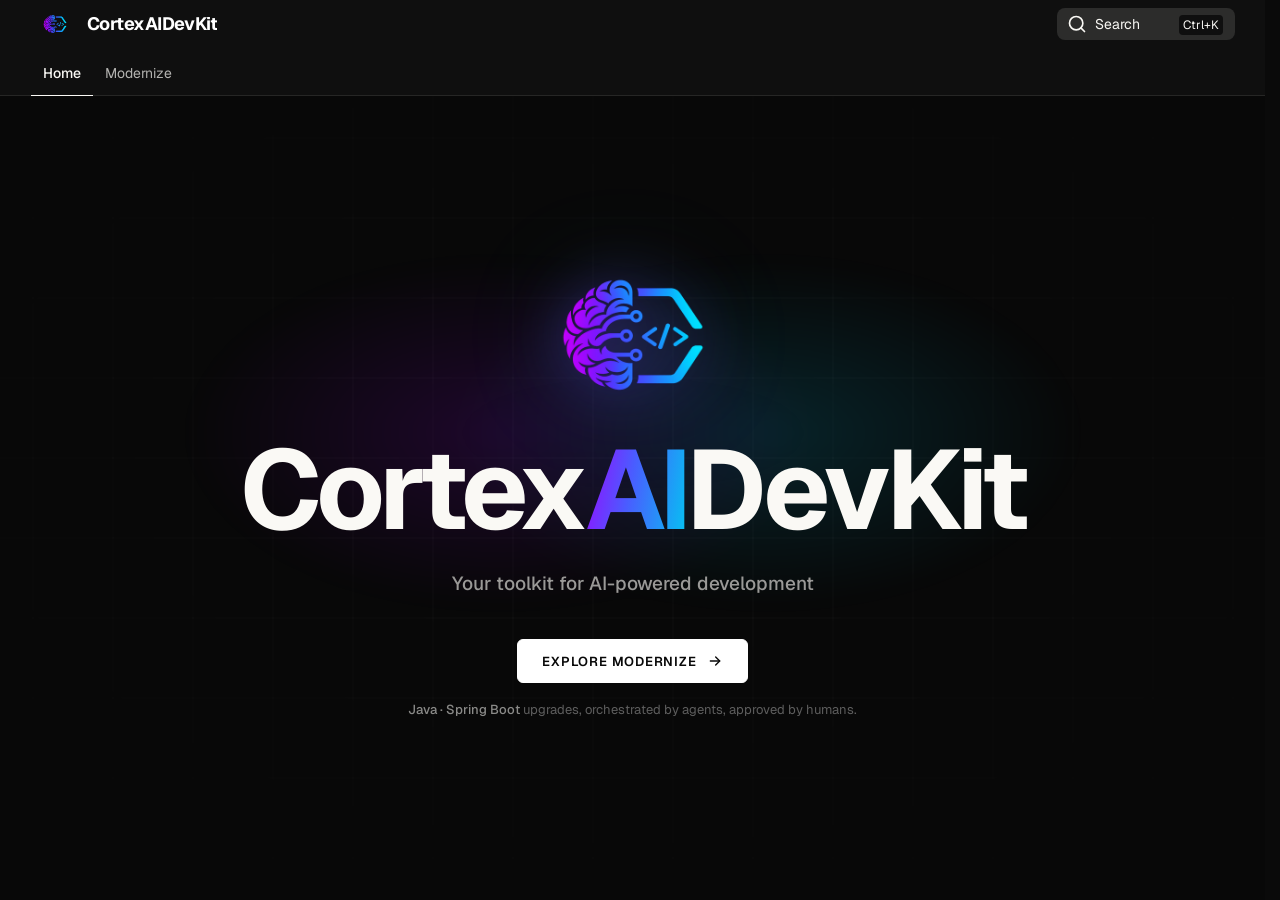
<file: index.html>
<!-- Elements added to main will be displayed on all pages -->

<!doctype html>
<html lang="en" class="no-js">
  <head>
    
      <meta charset="utf-8">
      <meta name="viewport" content="width=device-width,initial-scale=1">
      
        <meta name="description" content="Agentic workflows for the engineering work everyone keeps postponing.">
      
      
        <meta name="author" content="Paul WILLIAMS">
      
      
        <link rel="canonical" href="https://cortexaidevkit.org/">
      
      
      
      
        <link rel="next" href="./pages/modernize/about/">
      
      
        
      
      
      <link rel="icon" href="./img/favicon.png">
      <meta name="generator" content="zensical-0.0.71">
    
    
      
        <title>CortexAIDevKit - CortexAIDevKit</title>
      
    
    
      
        
      
      <link rel="stylesheet" href="./assets/stylesheets/modern/main.e442bf79.min.css">
      
        
          
        
        <link rel="stylesheet" href="./assets/stylesheets/modern/palette.b60ce83d.min.css">
      
      


    
    
      
    
    
      
        
        
        <link rel="preconnect" href="https://fonts.gstatic.com" crossorigin>
        <link rel="stylesheet" href="https://fonts.googleapis.com/css?family=Geist:300,300i,400,400i,500,500i,700,700i%7CGeist+Mono:400,400i,700,700i&amp;display=fallback">
        <style>:root{--md-text-font:"Geist";--md-code-font:"Geist Mono"}</style>
      
    
    
      <link rel="stylesheet" href="./stylesheets/custom.css">
    
      <link rel="stylesheet" href="./stylesheets/typography.css">
    
      <link rel="stylesheet" href="./stylesheets/zoom.css">
    
    <script>__md_scope=new URL(".",location),__md_scope.pathname.endsWith("/")||(__md_scope=new URL(__md_scope.pathname+"/",location)),__md_hash=e=>[...e].reduce(((e,t)=>(e<<5)-e+t.charCodeAt(0)),0),__md_get=(e,t=localStorage,_=__md_scope)=>JSON.parse(t.getItem(_.pathname+"."+e)),__md_set=(e,t,_=localStorage,a=__md_scope)=>{try{_.setItem(a.pathname+"."+e,JSON.stringify(t))}catch(e){}},document.documentElement.setAttribute("data-platform",navigator.platform)</script>
    
      

    
    
<link rel="apple-touch-icon" href="./img/apple-touch-icon.png">
<!-- Mermaid diagrams render into a closed shadow root; keep it open so they can be magnified -->
<script>
  (function () {
    var attach = Element.prototype.attachShadow;
    Element.prototype.attachShadow = function (init) {
      if (this.classList.contains("mermaid")) init = Object.assign({}, init, { mode: "open" });
      return attach.call(this, init);
    };
  })();
</script>

  </head>
  
  
    
    
      
    
    
    
    
    <body dir="ltr" data-md-color-scheme="slate" data-md-color-primary="custom" data-md-color-accent="custom">
  
    
    <input class="md-toggle" data-md-toggle="drawer" type="checkbox" id="__drawer" autocomplete="off">
    <input class="md-toggle" data-md-toggle="search" type="checkbox" id="__search" autocomplete="off">
    <label class="md-overlay" for="__drawer" aria-hidden="true"></label>
    <div data-md-component="skip">
      <a href="#__skip" class="md-skip">
        Skip to content
      </a>
    </div>
    <div data-md-component="announce">
      
    </div>
    
    
      

  

<header class="md-header md-header--shadow md-header--lifted" data-md-component="header">
  <nav class="md-header__inner md-grid" aria-label="Header">
    <a href="" title="CortexAIDevKit" class="md-header__button md-logo" aria-label="CortexAIDevKit" data-md-component="logo">
      
  <img src="./img/logo.png" alt="CortexAIDevKit">

    </a>
    <label class="md-header__button md-icon" for="__drawer" aria-label="Navigation">
      
      <svg xmlns="http://www.w3.org/2000/svg" fill="none" stroke="currentColor" stroke-linecap="round" stroke-linejoin="round" stroke-width="2" class="lucide lucide-menu" viewBox="0 0 24 24"><path d="M4 5h16M4 12h16M4 19h16"/></svg>
    </label>
    <div class="md-header__title" data-md-component="header-title">
      <div class="md-header__ellipsis">
        <div class="md-header__topic">
          <span class="md-ellipsis">
            CortexAIDevKit
          </span>
        </div>
        <div class="md-header__topic" data-md-component="header-topic">
          <span class="md-ellipsis">
            
              CortexAIDevKit
            
          </span>
        </div>
      </div>
    </div>
    
      
        <form class="md-header__option" data-md-component="palette">
  
    
    
    
    <input class="md-option" data-md-color-media="none" data-md-color-scheme="slate" data-md-color-primary="custom" data-md-color-accent="custom"  aria-hidden="true"  type="radio" name="__palette" id="__palette_0">
    
  
</form>
      
    
    
      <script>var palette=__md_get("__palette");if(palette&&palette.color){if("(prefers-color-scheme)"===palette.color.media){var media=matchMedia("(prefers-color-scheme: light)"),input=document.querySelector(media.matches?"[data-md-color-media='(prefers-color-scheme: light)']":"[data-md-color-media='(prefers-color-scheme: dark)']");palette.color.media=input.getAttribute("data-md-color-media"),palette.color.scheme=input.getAttribute("data-md-color-scheme"),palette.color.primary=input.getAttribute("data-md-color-primary"),palette.color.accent=input.getAttribute("data-md-color-accent")}for(var[key,value]of Object.entries(palette.color))document.body.setAttribute("data-md-color-"+key,value)}</script>
    
    
    
      
      
        <label class="md-header__button md-icon" for="__search" aria-label="Search">
          
          <svg xmlns="http://www.w3.org/2000/svg" fill="none" stroke="currentColor" stroke-linecap="round" stroke-linejoin="round" stroke-width="2" class="lucide lucide-search" viewBox="0 0 24 24"><path d="m21 21-4.34-4.34"/><circle cx="11" cy="11" r="8"/></svg>
        </label>
        <div class="md-search" data-md-component="search" role="dialog" aria-label="Search">
  <button type="button" class="md-search__button">
    Search
  </button>
</div>
      
    
    <div class="md-header__source">
      
    </div>
  </nav>
  
    
      
<nav class="md-tabs" aria-label="Tabs" data-md-component="tabs">
  <div class="md-grid">
    <ul class="md-tabs__list">
      
        
  
  
  
    
  
  
    <li class="md-tabs__item md-tabs__item--active">
      <a href="" class="md-tabs__link">
        
  
  Home

      </a>
    </li>
  

      
        
  
  
  
  
    
      
    
    
    
      <li class="md-tabs__item">
        <a href="./pages/modernize/about/" class="md-tabs__link">
          
  
  Modernize

        </a>
      </li>
    
  

      
    </ul>
  </div>
</nav>
    
  
</header>
    
    <div class="md-container" data-md-component="container">
      
      

        
      

<style>
  .md-main { display: none; } /* empty on the home page; the banner fits exactly one screen */

  /* ── Banner: one quiet, full screen ───────────────────── */
  .cx-home {
    position: relative;
    display: flex;
    align-items: center;
    justify-content: center;
    min-height: calc(100svh - 48px);  /* JS refines to the exact fit */
    padding: 72px 16px 88px;
    box-sizing: border-box;
    background: #080808;
    overflow: hidden;
    isolation: isolate;
  }

  /* faint grid, fading out toward the edges */
  .cx-home::before {
    content: '';
    position: absolute;
    inset: 0;
    background-image:
      linear-gradient(rgba(255,255,255,0.035) 1px, transparent 1px),
      linear-gradient(90deg, rgba(255,255,255,0.035) 1px, transparent 1px);
    background-size: 80px 80px;
    background-position: center center;
    -webkit-mask-image: radial-gradient(ellipse 70% 65% at 50% 45%, #000 30%, transparent 100%);
            mask-image: radial-gradient(ellipse 70% 65% at 50% 45%, #000 30%, transparent 100%);
    pointer-events: none;
    z-index: -2;
  }

  /* purple-to-cyan glow behind the logo and wordmark, echoing the logo */
  .cx-home::after {
    content: '';
    position: absolute;
    left: 50%;
    top: 42%;
    width: min(900px, 120vw);
    height: 420px;
    transform: translate(-50%, -50%);
    background:
      radial-gradient(ellipse 50% 60% at 35% 50%, rgba(161,0,255,0.14), transparent 70%),
      radial-gradient(ellipse 50% 60% at 65% 50%, rgba(1,200,241,0.14), transparent 70%);
    filter: blur(10px);
    pointer-events: none;
    z-index: -1;
  }

  .cx-home__inner {
    max-width: 960px;
    width: 100%;
    text-align: center;
  }

  .cx-home__inner > * { animation: cx-rise 0.9s cubic-bezier(.2,.7,.2,1) both; }
  .cx-home__inner > :nth-child(2) { animation-delay: 0.08s; }
  .cx-home__inner > :nth-child(3) { animation-delay: 0.16s; }
  .cx-home__inner > :nth-child(4) { animation-delay: 0.24s; }
  @keyframes cx-rise { from { opacity: 0; transform: translateY(10px); } to { opacity: 1; transform: none; } }

  .cx-home__logo {
    display: block;
    width: clamp(96px, 14vw, 148px);
    height: auto;
    margin: 0 auto;
    filter: drop-shadow(0 0 28px rgba(127,60,255,0.35)) drop-shadow(0 0 48px rgba(1,200,241,0.2));
  }

  /* beats .md-typeset h1 specificity */
  .md-typeset .cx-home__title,
  .cx-home .cx-home__title {
    margin: 24px 0 0;
    font-size: clamp(44px, 10vw, 112px);
    font-weight: 700;
    letter-spacing: -0.045em;
    line-height: 1;
    color: #faf9f5;
  }
  .cx-home__title span {
    background: linear-gradient(100deg, #a100ff 0%, #4a5cff 45%, #01c8f1 100%);
    -webkit-background-clip: text;
            background-clip: text;
    color: transparent;
  }

  .cx-home__tagline {
    max-width: 34rem;
    margin: 24px auto 0;
    font-size: clamp(16px, 2.1vw, 19px);
    line-height: 1.6;
    color: #9a9997;
  }

  .cx-home__cta { margin-top: 40px; }

  .cx-home__btn {
    display: inline-flex;
    align-items: center;
    gap: 10px;
    padding: 13px 24px;
    border: 1px solid #ffffff;
    border-radius: 6px;
    background: #ffffff;
    color: #080808 !important;
    font-size: 13px;
    font-weight: 600;
    letter-spacing: 0.06em;
    text-transform: uppercase;
    line-height: 1;
    text-decoration: none !important;
    transition: background 0.15s, border-color 0.15s, box-shadow 0.2s;
  }
  .cx-home__btn:hover,
  .cx-home__btn:focus-visible {
    background: #e0e0d7;
    border-color: #e0e0d7;
    box-shadow: 0 0 0 4px rgba(1,200,241,0.15), 0 12px 40px rgba(1,200,241,0.18);
  }
  .cx-home__btn svg { width: 16px; height: 16px; transition: transform 0.2s; }
  .cx-home__btn:hover svg { transform: translateX(3px); }

  .cx-home__note {
    margin: 18px 0 0;
    font-size: 13px;
    color: #5e5e5e;
  }
  .cx-home__note strong { color: #8a8a88; font-weight: 500; }

  @media (prefers-reduced-motion: reduce) {
    .cx-home__inner > * { animation: none; }
  }
</style>

<section class="cx-home">
  <div class="cx-home__inner">
    <img class="cx-home__logo" src="img/logo.png" alt="CortexAIDevKit logo" width="148" height="148">

    <h1 class="cx-home__title">Cortex<span>AI</span>DevKit</h1>

    <p class="cx-home__tagline">Your toolkit for AI-powered development</p>

    <div class="cx-home__cta">
      <a class="cx-home__btn" href="pages/modernize/about/">
        Explore Modernize
        <svg viewBox="0 0 24 24" fill="none" stroke="currentColor" stroke-width="2" stroke-linecap="round" stroke-linejoin="round"><path d="M5 12h14"/><path d="m13 6 6 6-6 6"/></svg>
      </a>
      <p class="cx-home__note"><strong>Java · Spring Boot</strong> upgrades, orchestrated by agents, approved by humans.</p>
    </div>
  </div>
</section>

<script>
(function () {
  var page = document.querySelector('.cx-home');
  if (!page) return;
  function fit() {
    var top = page.getBoundingClientRect().top + window.scrollY;
    page.style.minHeight = (window.innerHeight - top) + 'px';
  }
  fit();
  window.addEventListener('resize', fit);
  window.addEventListener('orientationchange', fit);
})();
</script>


      <main class="md-main" data-md-component="main">
        <div class="md-main__inner md-grid">
          
            
              
              <div class="md-sidebar md-sidebar--primary" data-md-component="sidebar" data-md-type="navigation" >
                <div class="md-sidebar__scrollwrap">
                  <div class="md-sidebar__inner">
                    


  


<nav class="md-nav md-nav--primary md-nav--lifted" aria-label="Navigation" data-md-level="0">
  <label class="md-nav__title" for="__drawer">
    <a href="" title="CortexAIDevKit" class="md-nav__button md-logo" aria-label="CortexAIDevKit" data-md-component="logo">
      
  <img src="./img/logo.png" alt="CortexAIDevKit">

    </a>
    CortexAIDevKit
  </label>
  
  <ul class="md-nav__list" data-md-scrollfix>
    
      
      
  
  
    
  
  
  
    <li class="md-nav__item md-nav__item--active">
      
      
      
      
      
      <a href="" class="md-nav__link md-nav__link--active">
        
  
  
  <span class="md-ellipsis">
    
  
  Home

    
  </span>
  
  

      </a>
      
    </li>
  

    
      
      
  
  
  
  
    
    
    
    
      
      
        
      
    
    
      
        
        
      
    
    <li class="md-nav__item md-nav__item--pruned md-nav__item--nested">
      
        
  
  
  
  
    <a href="./pages/modernize/about/" class="md-nav__link">
      
  
  
  <span class="md-ellipsis">
    
  
  Modernize

    
  </span>
  
  

      
        <span class="md-nav__icon md-icon"></span>
      
    </a>
  

      
    </li>
  

    
  </ul>
</nav>
                  </div>
                </div>
              </div>
            
            
              
              <div class="md-sidebar md-sidebar--secondary" data-md-component="sidebar" data-md-type="toc" >
                <div class="md-sidebar__scrollwrap">
                  
                    
                    
                    
                    
                  
                  <div class="md-sidebar__inner">
                    


<nav class="md-nav md-nav--secondary" aria-label="On this page">
  
  
  
  
</nav>
                  </div>
                </div>
              </div>
            
          
          
            <div class="md-content" data-md-component="content">
              
              <article class="md-content__inner md-typeset">
                <a id="__skip" tabindex="-1"></a>
                
              </article>
            </div>
          
          
  <script>var tabs=__md_get("__tabs");if(Array.isArray(tabs))e:for(var set of document.querySelectorAll(".tabbed-set")){var labels=set.querySelector(".tabbed-labels");for(var tab of tabs)for(var label of labels.getElementsByTagName("label"))if(label.innerText.trim()===tab){var input=document.getElementById(label.htmlFor);input.checked=!0;continue e}}</script>

<script>var target=document.getElementById(location.hash.slice(1));target&&target.name&&(target.checked=target.name.startsWith("__tabbed_"))</script>
        </div>
        
          <button type="button" class="md-top md-icon" data-md-component="top" hidden>
  
  <svg xmlns="http://www.w3.org/2000/svg" fill="none" stroke="currentColor" stroke-linecap="round" stroke-linejoin="round" stroke-width="2" class="lucide lucide-circle-arrow-up" viewBox="0 0 24 24"><circle cx="12" cy="12" r="10"/><path d="m16 12-4-4-4 4M12 16V8"/></svg>
  Back to top
</button>
        
      </main>
      
    </div>
    <div class="md-dialog" data-md-component="dialog" role="status" aria-atomic="true">
      <div class="md-dialog__inner md-typeset"></div>
    </div>
    
    
    
      
      
      
      
        
        
      <script id="__config" type="application/json">{"annotate":null,"base":".","features":["announce.dismiss","content.code.annotate","content.code.copy","content.code.select","content.footnote.tooltips","content.tabs.link","content.tooltips","navigation.footer","navigation.instant","navigation.instant.prefetch","navigation.prune","navigation.sections","navigation.tabs","navigation.tabs.sticky","navigation.top","navigation.tracking","search.highlight","toc.follow"],"redirect":null,"search":"./assets/javascripts/workers/search.c47bb847.min.js","tags":null,"translations":{"clipboard.copied":"Copied to clipboard","clipboard.copy":"Copy to clipboard","clipboard.error":"Could not copy to clipboard","search.result.more.one":"1 more on this page","search.result.more.other":"# more on this page","search.result.none":"No matching documents","search.result.one":"1 matching document","search.result.other":"# matching documents","search.result.placeholder":"Type to start searching","search.result.term.missing":"Missing","select.version":"Select version"},"version":null}</script>
    
    
      <script src="./assets/javascripts/bundle.a2388154.min.js"></script>
      
        <script src="./javascripts/zoom.js"></script>
      
    
  </body>
</html>
</file>
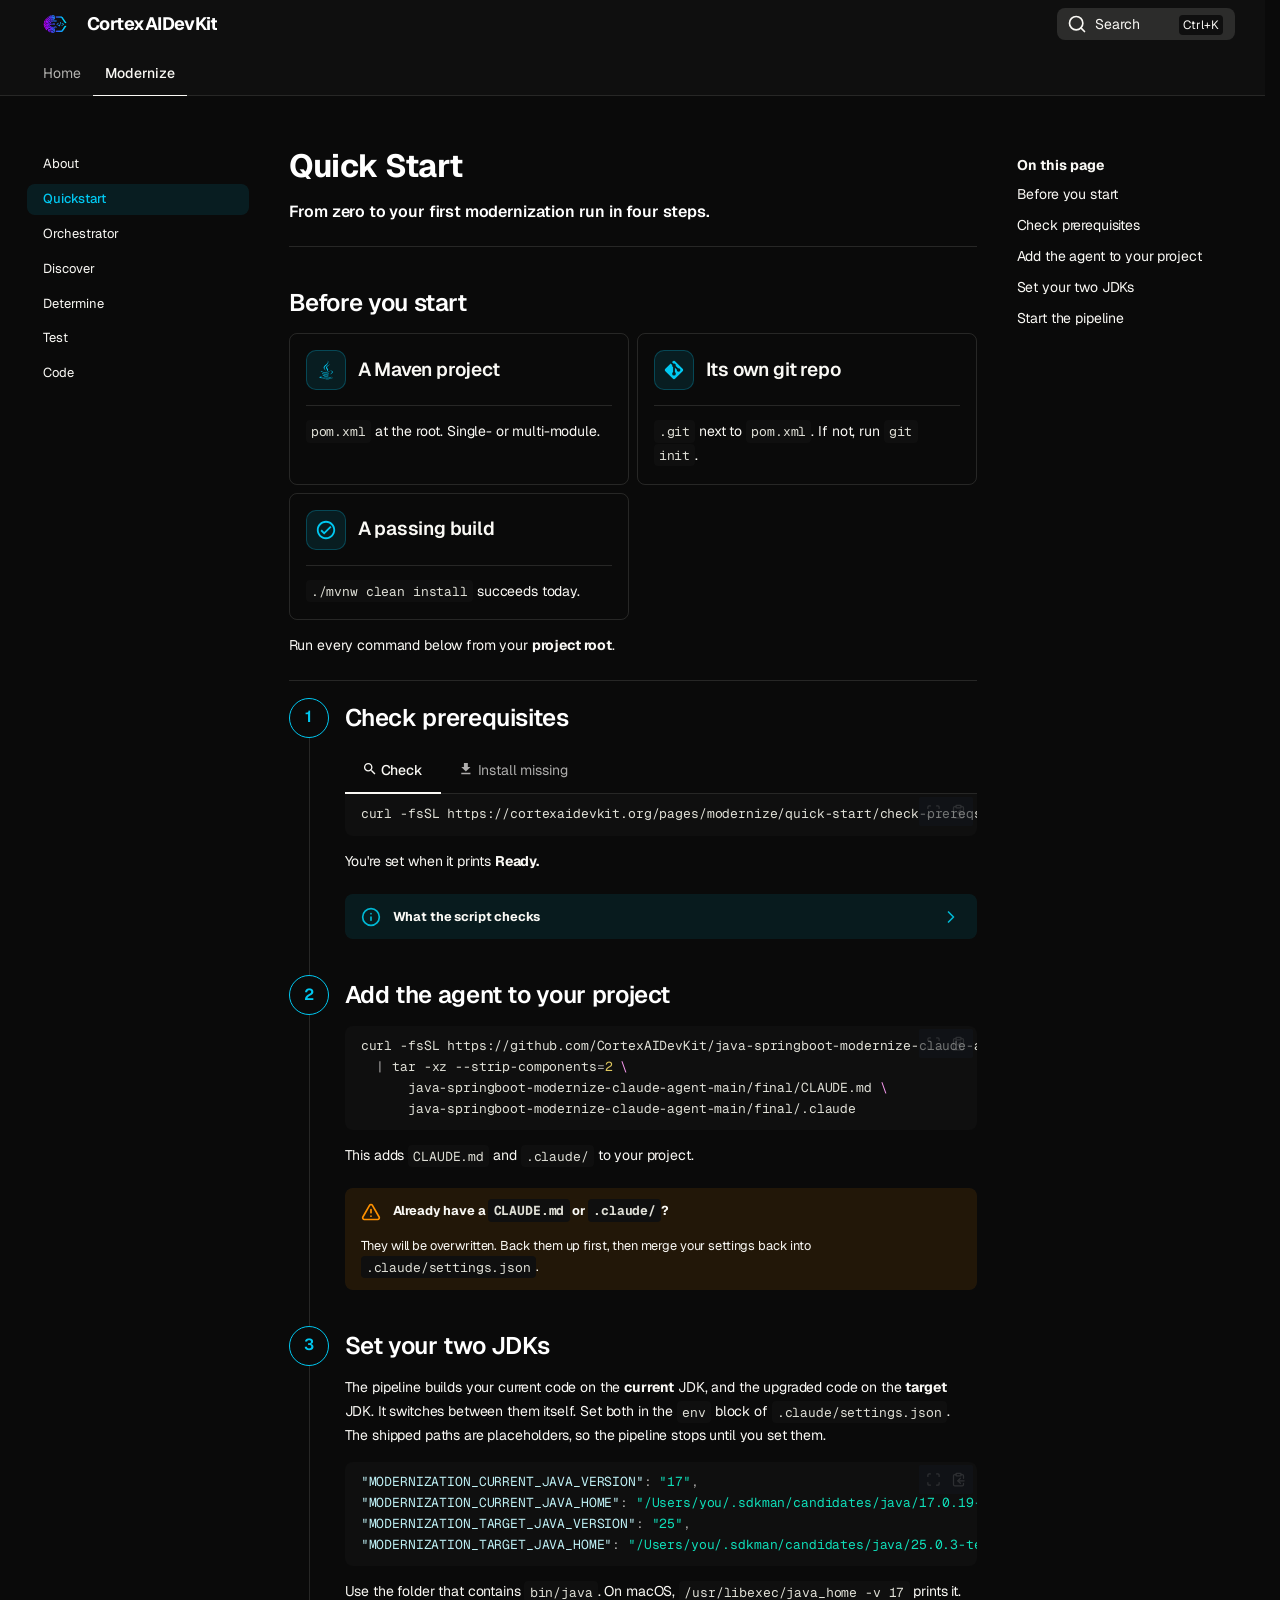
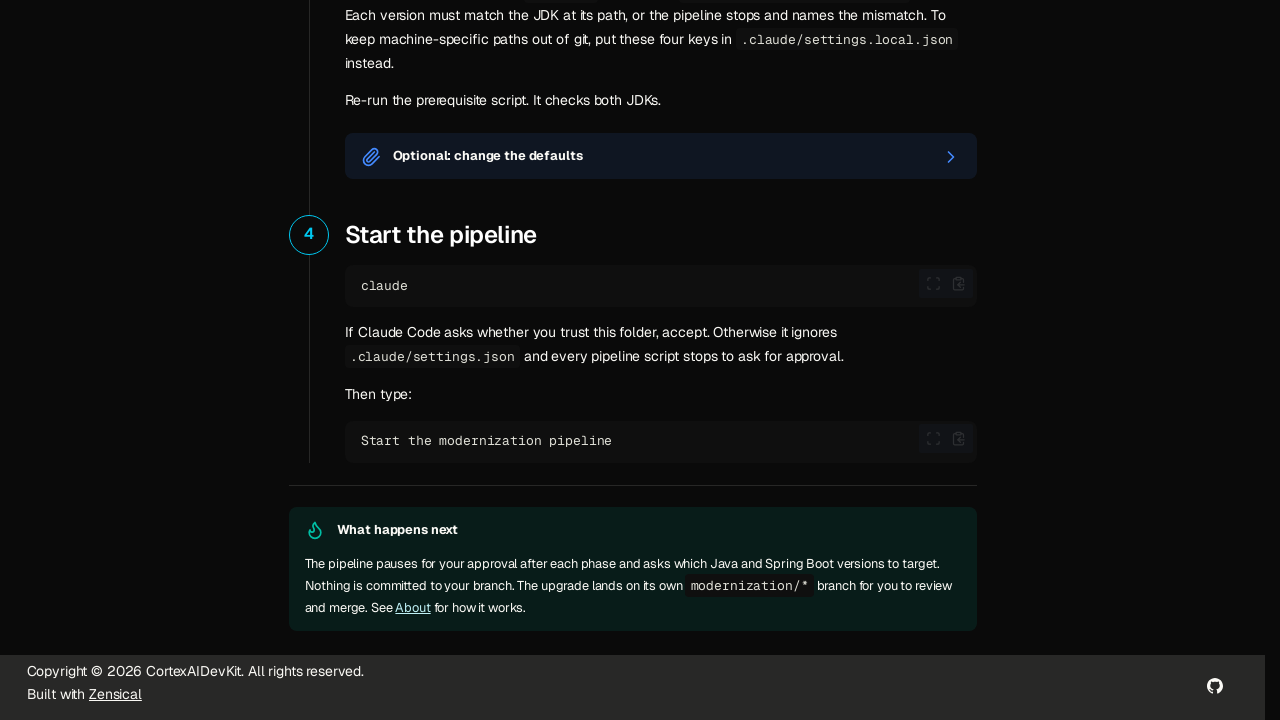
<file: pages/modernize/quick-start/index.html>
<!-- Elements added to main will be displayed on all pages -->

<!doctype html>
<html lang="en" class="no-js">
  <head>
    
      <meta charset="utf-8">
      <meta name="viewport" content="width=device-width,initial-scale=1">
      
        <meta name="description" content="Agentic workflows for the engineering work everyone keeps postponing.">
      
      
        <meta name="author" content="Paul WILLIAMS">
      
      
        <link rel="canonical" href="https://cortexaidevkit.org/pages/modernize/quick-start/">
      
      
      
        <link rel="prev" href="../about/">
      
      
        <link rel="next" href="../orchestrator/">
      
      
        
      
      
      <link rel="icon" href="../../../img/favicon.png">
      <meta name="generator" content="zensical-0.0.71">
    
    
      
        <title>Quickstart - CortexAIDevKit</title>
      
    
    
      
        
      
      <link rel="stylesheet" href="../../../assets/stylesheets/modern/main.e442bf79.min.css">
      
        
          
        
        <link rel="stylesheet" href="../../../assets/stylesheets/modern/palette.b60ce83d.min.css">
      
      


    
    
      
    
    
      
        
        
        <link rel="preconnect" href="https://fonts.gstatic.com" crossorigin>
        <link rel="stylesheet" href="https://fonts.googleapis.com/css?family=Geist:300,300i,400,400i,500,500i,700,700i%7CGeist+Mono:400,400i,700,700i&amp;display=fallback">
        <style>:root{--md-text-font:"Geist";--md-code-font:"Geist Mono"}</style>
      
    
    
      <link rel="stylesheet" href="../../../stylesheets/custom.css">
    
      <link rel="stylesheet" href="../../../stylesheets/typography.css">
    
      <link rel="stylesheet" href="../../../stylesheets/zoom.css">
    
    <script>__md_scope=new URL("../../..",location),__md_scope.pathname.endsWith("/")||(__md_scope=new URL(__md_scope.pathname+"/",location)),__md_hash=e=>[...e].reduce(((e,t)=>(e<<5)-e+t.charCodeAt(0)),0),__md_get=(e,t=localStorage,_=__md_scope)=>JSON.parse(t.getItem(_.pathname+"."+e)),__md_set=(e,t,_=localStorage,a=__md_scope)=>{try{_.setItem(a.pathname+"."+e,JSON.stringify(t))}catch(e){}},document.documentElement.setAttribute("data-platform",navigator.platform)</script>
    
      

    
    
<link rel="apple-touch-icon" href="../../../img/apple-touch-icon.png">
<!-- Mermaid diagrams render into a closed shadow root; keep it open so they can be magnified -->
<script>
  (function () {
    var attach = Element.prototype.attachShadow;
    Element.prototype.attachShadow = function (init) {
      if (this.classList.contains("mermaid")) init = Object.assign({}, init, { mode: "open" });
      return attach.call(this, init);
    };
  })();
</script>

  </head>
  
  
    
    
      
    
    
    
    
    <body dir="ltr" data-md-color-scheme="slate" data-md-color-primary="custom" data-md-color-accent="custom">
  
    
    <input class="md-toggle" data-md-toggle="drawer" type="checkbox" id="__drawer" autocomplete="off">
    <input class="md-toggle" data-md-toggle="search" type="checkbox" id="__search" autocomplete="off">
    <label class="md-overlay" for="__drawer" aria-hidden="true"></label>
    <div data-md-component="skip">
      <a href="#__skip" class="md-skip">
        Skip to content
      </a>
    </div>
    <div data-md-component="announce">
      
    </div>
    
    
      

  

<header class="md-header md-header--shadow md-header--lifted" data-md-component="header">
  <nav class="md-header__inner md-grid" aria-label="Header">
    <a href="../../.." title="CortexAIDevKit" class="md-header__button md-logo" aria-label="CortexAIDevKit" data-md-component="logo">
      
  <img src="../../../img/logo.png" alt="CortexAIDevKit">

    </a>
    <label class="md-header__button md-icon" for="__drawer" aria-label="Navigation">
      
      <svg xmlns="http://www.w3.org/2000/svg" fill="none" stroke="currentColor" stroke-linecap="round" stroke-linejoin="round" stroke-width="2" class="lucide lucide-menu" viewBox="0 0 24 24"><path d="M4 5h16M4 12h16M4 19h16"/></svg>
    </label>
    <div class="md-header__title" data-md-component="header-title">
      <div class="md-header__ellipsis">
        <div class="md-header__topic">
          <span class="md-ellipsis">
            CortexAIDevKit
          </span>
        </div>
        <div class="md-header__topic" data-md-component="header-topic">
          <span class="md-ellipsis">
            
              Quickstart
            
          </span>
        </div>
      </div>
    </div>
    
      
        <form class="md-header__option" data-md-component="palette">
  
    
    
    
    <input class="md-option" data-md-color-media="none" data-md-color-scheme="slate" data-md-color-primary="custom" data-md-color-accent="custom"  aria-hidden="true"  type="radio" name="__palette" id="__palette_0">
    
  
</form>
      
    
    
      <script>var palette=__md_get("__palette");if(palette&&palette.color){if("(prefers-color-scheme)"===palette.color.media){var media=matchMedia("(prefers-color-scheme: light)"),input=document.querySelector(media.matches?"[data-md-color-media='(prefers-color-scheme: light)']":"[data-md-color-media='(prefers-color-scheme: dark)']");palette.color.media=input.getAttribute("data-md-color-media"),palette.color.scheme=input.getAttribute("data-md-color-scheme"),palette.color.primary=input.getAttribute("data-md-color-primary"),palette.color.accent=input.getAttribute("data-md-color-accent")}for(var[key,value]of Object.entries(palette.color))document.body.setAttribute("data-md-color-"+key,value)}</script>
    
    
    
      
      
        <label class="md-header__button md-icon" for="__search" aria-label="Search">
          
          <svg xmlns="http://www.w3.org/2000/svg" fill="none" stroke="currentColor" stroke-linecap="round" stroke-linejoin="round" stroke-width="2" class="lucide lucide-search" viewBox="0 0 24 24"><path d="m21 21-4.34-4.34"/><circle cx="11" cy="11" r="8"/></svg>
        </label>
        <div class="md-search" data-md-component="search" role="dialog" aria-label="Search">
  <button type="button" class="md-search__button">
    Search
  </button>
</div>
      
    
    <div class="md-header__source">
      
    </div>
  </nav>
  
    
      
<nav class="md-tabs" aria-label="Tabs" data-md-component="tabs">
  <div class="md-grid">
    <ul class="md-tabs__list">
      
        
  
  
  
  
    <li class="md-tabs__item">
      <a href="../../.." class="md-tabs__link">
        
  
  Home

      </a>
    </li>
  

      
        
  
  
  
    
  
  
    
      
    
    
    
      <li class="md-tabs__item md-tabs__item--active">
        <a href="../about/" class="md-tabs__link">
          
  
  Modernize

        </a>
      </li>
    
  

      
    </ul>
  </div>
</nav>
    
  
</header>
    
    <div class="md-container" data-md-component="container">
      
      
        
      
      <main class="md-main" data-md-component="main">
        <div class="md-main__inner md-grid">
          
            
              
              <div class="md-sidebar md-sidebar--primary" data-md-component="sidebar" data-md-type="navigation" >
                <div class="md-sidebar__scrollwrap">
                  <div class="md-sidebar__inner">
                    


  


<nav class="md-nav md-nav--primary md-nav--lifted" aria-label="Navigation" data-md-level="0">
  <label class="md-nav__title" for="__drawer">
    <a href="../../.." title="CortexAIDevKit" class="md-nav__button md-logo" aria-label="CortexAIDevKit" data-md-component="logo">
      
  <img src="../../../img/logo.png" alt="CortexAIDevKit">

    </a>
    CortexAIDevKit
  </label>
  
  <ul class="md-nav__list" data-md-scrollfix>
    
      
      
  
  
  
  
    <li class="md-nav__item">
      <a href="../../.." class="md-nav__link">
        
  
  
  <span class="md-ellipsis">
    
  
  Home

    
  </span>
  
  

      </a>
    </li>
  

    
      
      
  
  
    
  
  
  
    
    
    
    
      
        
        
      
      
        
      
    
    
      
    
    <li class="md-nav__item md-nav__item--active md-nav__item--section md-nav__item--nested">
      
        
        
        <input class="md-nav__toggle md-toggle " type="checkbox" id="__nav_2" checked>
        
          
          <label class="md-nav__link" for="__nav_2" id="__nav_2_label" tabindex="">
            
  
  
  <span class="md-ellipsis">
    
  
  Modernize

    
  </span>
  
  

            <span class="md-nav__icon md-icon"></span>
          </label>
        
        
          <nav class="md-nav" data-md-level="1" aria-labelledby="__nav_2_label" aria-expanded="true">
            <label class="md-nav__title" for="__nav_2">
              <span class="md-nav__icon md-icon"></span>
              
  
  Modernize

            </label>
            <ul class="md-nav__list" data-md-scrollfix>
              
                
                  
  
  
  
  
    <li class="md-nav__item">
      <a href="../about/" class="md-nav__link">
        
  
  
  <span class="md-ellipsis">
    
  
  About

    
  </span>
  
  

      </a>
    </li>
  

                
              
                
                  
  
  
    
  
  
  
    <li class="md-nav__item md-nav__item--active">
      
      
      
      
        
      
      
        <label class="md-nav__link md-nav__link--active" for="__toc">
          
  
  
  <span class="md-ellipsis">
    
  
  Quickstart

    
  </span>
  
  

          <span class="md-nav__icon md-icon"></span>
        </label>
      
      <a href="././" class="md-nav__link md-nav__link--active">
        
  
  
  <span class="md-ellipsis">
    
  
  Quickstart

    
  </span>
  
  

      </a>
      
        


<nav class="md-nav md-nav--secondary" aria-label="On this page">
  
  
  
    
  
  
    <label class="md-nav__title" for="__toc">
      <span class="md-nav__icon md-icon"></span>
      On this page
    </label>
    <ul class="md-nav__list" data-md-component="toc" data-md-scrollfix>
      
        <li class="md-nav__item">
  <a href="#before-you-start" class="md-nav__link">
    <span class="md-ellipsis">
      <span class="md-typeset">
        Before you start
      </span>
    </span>
  </a>
  
</li>
      
        <li class="md-nav__item">
  <a href="#check-prerequisites" class="md-nav__link">
    <span class="md-ellipsis">
      <span class="md-typeset">
        Check prerequisites
      </span>
    </span>
  </a>
  
</li>
      
        <li class="md-nav__item">
  <a href="#add-the-agent-to-your-project" class="md-nav__link">
    <span class="md-ellipsis">
      <span class="md-typeset">
        Add the agent to your project
      </span>
    </span>
  </a>
  
</li>
      
        <li class="md-nav__item">
  <a href="#set-your-two-jdks" class="md-nav__link">
    <span class="md-ellipsis">
      <span class="md-typeset">
        Set your two JDKs
      </span>
    </span>
  </a>
  
</li>
      
        <li class="md-nav__item">
  <a href="#start-the-pipeline" class="md-nav__link">
    <span class="md-ellipsis">
      <span class="md-typeset">
        Start the pipeline
      </span>
    </span>
  </a>
  
</li>
      
    </ul>
  
</nav>
      
    </li>
  

                
              
                
                  
  
  
  
  
    <li class="md-nav__item">
      <a href="../orchestrator/" class="md-nav__link">
        
  
  
  <span class="md-ellipsis">
    
  
  Orchestrator

    
  </span>
  
  

      </a>
    </li>
  

                
              
                
                  
  
  
  
  
    <li class="md-nav__item">
      <a href="../discover/" class="md-nav__link">
        
  
  
  <span class="md-ellipsis">
    
  
  Discover

    
  </span>
  
  

      </a>
    </li>
  

                
              
                
                  
  
  
  
  
    <li class="md-nav__item">
      <a href="../determine/" class="md-nav__link">
        
  
  
  <span class="md-ellipsis">
    
  
  Determine

    
  </span>
  
  

      </a>
    </li>
  

                
              
                
                  
  
  
  
  
    <li class="md-nav__item">
      <a href="../test/" class="md-nav__link">
        
  
  
  <span class="md-ellipsis">
    
  
  Test

    
  </span>
  
  

      </a>
    </li>
  

                
              
                
                  
  
  
  
  
    <li class="md-nav__item">
      <a href="../code/" class="md-nav__link">
        
  
  
  <span class="md-ellipsis">
    
  
  Code

    
  </span>
  
  

      </a>
    </li>
  

                
              
            </ul>
          </nav>
        
      
    </li>
  

    
  </ul>
</nav>
                  </div>
                </div>
              </div>
            
            
              
              <div class="md-sidebar md-sidebar--secondary" data-md-component="sidebar" data-md-type="toc" >
                <div class="md-sidebar__scrollwrap">
                  
                    
                    
                    
                      
                    
                    
                      <input class="md-nav__toggle md-toggle" type="checkbox" id="__toc">
                      <div class="md-sidebar-button__wrapper">
                        <label class="md-sidebar-button" for="__toc"></label>
                      </div>
                    
                  
                  <div class="md-sidebar__inner">
                    


<nav class="md-nav md-nav--secondary" aria-label="On this page">
  
  
  
    
  
  
    <label class="md-nav__title" for="__toc">
      <span class="md-nav__icon md-icon"></span>
      On this page
    </label>
    <ul class="md-nav__list" data-md-component="toc" data-md-scrollfix>
      
        <li class="md-nav__item">
  <a href="#before-you-start" class="md-nav__link">
    <span class="md-ellipsis">
      <span class="md-typeset">
        Before you start
      </span>
    </span>
  </a>
  
</li>
      
        <li class="md-nav__item">
  <a href="#check-prerequisites" class="md-nav__link">
    <span class="md-ellipsis">
      <span class="md-typeset">
        Check prerequisites
      </span>
    </span>
  </a>
  
</li>
      
        <li class="md-nav__item">
  <a href="#add-the-agent-to-your-project" class="md-nav__link">
    <span class="md-ellipsis">
      <span class="md-typeset">
        Add the agent to your project
      </span>
    </span>
  </a>
  
</li>
      
        <li class="md-nav__item">
  <a href="#set-your-two-jdks" class="md-nav__link">
    <span class="md-ellipsis">
      <span class="md-typeset">
        Set your two JDKs
      </span>
    </span>
  </a>
  
</li>
      
        <li class="md-nav__item">
  <a href="#start-the-pipeline" class="md-nav__link">
    <span class="md-ellipsis">
      <span class="md-typeset">
        Start the pipeline
      </span>
    </span>
  </a>
  
</li>
      
    </ul>
  
</nav>
                  </div>
                </div>
              </div>
            
          
          
            <div class="md-content" data-md-component="content">
              
              <article class="md-content__inner md-typeset">
                <a id="__skip" tabindex="-1"></a>
                
                  


<h1 id="quick-start">Quick Start<a class="headerlink" href="#quick-start" title="Permanent link">&para;</a></h1>
<h4>From zero to your first modernization run in four steps.</h4>

<hr />
<h2 id="before-you-start">Before you start<a class="headerlink" href="#before-you-start" title="Permanent link">&para;</a></h2>
<div class="grid cards">
<ul>
<li>
<p><span class="card-title"><span class="twemoji"><svg xmlns="http://www.w3.org/2000/svg" viewBox="0 0 24 24"><path d="M16.5 6.08s-6.84 1.71-3.56 5.48c.97 1.11-.25 2.11-.25 2.11s2.45-1.25 1.31-2.85c-1.06-1.47-1.86-2.2 2.5-4.74m-4.47 1.2C16.08 4.08 14 2 14 2c.84 3.3-2.96 4.3-4.33 6.36-.94 1.4.46 2.91 2.33 4.64-.71-1.7-3.22-3.16.03-5.72M9.37 17.47c-3.08.86 1.88 2.63 5.79.96-.38-.15-.75-.33-1.1-.54-1.36.31-2.76.37-4.14.18-1.31-.16-.55-.6-.55-.6m5.32-1.68c-1.75.38-3.56.47-5.34.26-1.31-.13-.45-.77-.45-.77-3.4 1.13 1.88 2.4 6.6 1.02-.29-.11-.57-.3-.81-.51m3.42 3.3s.57.47-.61.83c-2.28.68-9.43.89-11.41.03-.71-.31.63-.74 1.05-.83.23-.06.46-.08.69-.08-.79-.54-5.13 1.1-2.19 1.56 7.97 1.3 14.54-.6 12.47-1.51m-2.74-4.86c.29-.19.6-.35.92-.49 0 0-1.51.26-3.02.4-1.6.16-3.21.18-4.81.06-2.35-.31 1.29-1.2 1.29-1.2-1.1 0-2.18.26-3.16.75-2.05 1 5.1 1.45 8.78.48m.9 2.42c-.02.04-.04.07-.08.1 5.01-1.31 3.17-4.64.77-3.81-.13.06-.24.14-.31.25.14-.05.28-.09.43-.12 1.2-.24 2.92 1.63-.81 3.58m.13 4.61c-3.01.52-6.09.56-9.12.14 0 0 .46.38 2.81.53 3.6.23 9.13-.13 9.26-1.83.03.01-.23.65-2.95 1.16"/></svg></span> A Maven project</span></p>
<hr />
<p><code>pom.xml</code> at the root. Single- or multi-module.</p>
</li>
<li>
<p><span class="card-title"><span class="twemoji"><svg xmlns="http://www.w3.org/2000/svg" viewBox="0 0 24 24"><path d="M2.6 10.59 8.38 4.8l1.69 1.7c-.24.85.15 1.78.93 2.23v5.54c-.6.34-1 .99-1 1.73a2 2 0 0 0 2 2 2 2 0 0 0 2-2c0-.74-.4-1.39-1-1.73V9.41l2.07 2.09c-.07.15-.07.32-.07.5a2 2 0 0 0 2 2 2 2 0 0 0 2-2 2 2 0 0 0-2-2c-.18 0-.35 0-.5.07L13.93 7.5a1.98 1.98 0 0 0-1.15-2.34c-.43-.16-.88-.2-1.28-.09L9.8 3.38l.79-.78c.78-.79 2.04-.79 2.82 0l7.99 7.99c.79.78.79 2.04 0 2.82l-7.99 7.99c-.78.79-2.04.79-2.82 0L2.6 13.41c-.79-.78-.79-2.04 0-2.82"/></svg></span> Its own git repo</span></p>
<hr />
<p><code>.git</code> next to <code>pom.xml</code>. If not, run <code>git init</code>.</p>
</li>
<li>
<p><span class="card-title"><span class="twemoji"><svg xmlns="http://www.w3.org/2000/svg" viewBox="0 0 24 24"><path d="M12 2C6.5 2 2 6.5 2 12s4.5 10 10 10 10-4.5 10-10S17.5 2 12 2m0 18c-4.41 0-8-3.59-8-8s3.59-8 8-8 8 3.59 8 8-3.59 8-8 8m4.59-12.42L10 14.17l-2.59-2.58L6 13l4 4 8-8z"/></svg></span> A passing build</span></p>
<hr />
<p><code>./mvnw clean install</code> succeeds today.</p>
</li>
</ul>
</div>
<p>Run every command below from your <strong>project root</strong>.</p>
<hr />
<div class="steps">
<h2 id="check-prerequisites">Check prerequisites<a class="headerlink" href="#check-prerequisites" title="Permanent link">&para;</a></h2>
<div class="tabbed-set tabbed-alternate" data-tabs="1:2"><input checked="checked" id="__tabbed_1_1" name="__tabbed_1" type="radio" /><input id="__tabbed_1_2" name="__tabbed_1" type="radio" /><div class="tabbed-labels"><label for="__tabbed_1_1"><span class="twemoji"><svg xmlns="http://www.w3.org/2000/svg" viewBox="0 0 24 24"><path d="M9.5 3A6.5 6.5 0 0 1 16 9.5c0 1.61-.59 3.09-1.56 4.23l.27.27h.79l5 5-1.5 1.5-5-5v-.79l-.27-.27A6.52 6.52 0 0 1 9.5 16 6.5 6.5 0 0 1 3 9.5 6.5 6.5 0 0 1 9.5 3m0 2C7 5 5 7 5 9.5S7 14 9.5 14 14 12 14 9.5 12 5 9.5 5"/></svg></span> Check</label><label for="__tabbed_1_2"><span class="twemoji"><svg xmlns="http://www.w3.org/2000/svg" viewBox="0 0 24 24"><path d="M5 20h14v-2H5m14-9h-4V3H9v6H5l7 7z"/></svg></span> Install missing</label></div>
<div class="tabbed-content">
<div class="tabbed-block">
<div class="language-bash highlight"><pre><span></span><code><span id="__span-0-1"><a id="__codelineno-0-1" name="__codelineno-0-1" href="#__codelineno-0-1"></a>curl<span class="w"> </span>-fsSL<span class="w"> </span>https://cortexaidevkit.org/pages/modernize/quick-start/check-prereqs.sh<span class="w"> </span><span class="p">|</span><span class="w"> </span>bash
</span></code></pre></div>
</div>
<div class="tabbed-block">
<div class="language-bash highlight"><pre><span></span><code><span id="__span-1-1"><a id="__codelineno-1-1" name="__codelineno-1-1" href="#__codelineno-1-1"></a>curl<span class="w"> </span>-fsSL<span class="w"> </span>https://cortexaidevkit.org/pages/modernize/quick-start/check-prereqs.sh<span class="w"> </span><span class="p">|</span><span class="w"> </span>bash<span class="w"> </span>-s<span class="w"> </span>--<span class="w"> </span>--install
</span></code></pre></div>
</div>
</div>
</div>
<p>You're set when it prints <strong>Ready.</strong></p>
<details class="info">
<summary>What the script checks</summary>
<table>
<thead>
<tr>
<th>Item</th>
<th>Why</th>
</tr>
</thead>
<tbody>
<tr>
<td><code>claude</code></td>
<td>Runs the pipeline</td>
</tr>
<tr>
<td><code>git</code></td>
<td>Isolates builds and changes in worktrees</td>
</tr>
<tr>
<td><code>java</code> and <code>mvn</code> (or <code>./mvnw</code>)</td>
<td>Builds your project</td>
</tr>
<tr>
<td><code>jq</code></td>
<td>Reads the pipeline's state files</td>
</tr>
<tr>
<td><code>python3</code></td>
<td>Writes the reports, scores tests and edits <code>pom.xml</code> (determine, test and code phases)</td>
</tr>
<tr>
<td><code>bash</code></td>
<td>Runs the pipeline's scripts</td>
</tr>
<tr>
<td><code>grype</code> <em>(optional)</em></td>
<td>Vulnerability scan. Skipped without it</td>
</tr>
<tr>
<td><code>pom.xml</code> and <code>.git</code></td>
<td>The project is Maven, in its own git repository</td>
</tr>
</tbody>
</table>
<p><code>--install</code> uses Homebrew on macOS, or <code>apt</code> / <code>dnf</code> on Linux. It installs JDK 21 if no JDK is
found. To pick another, end the command with <code>| JDK_VERSION=25 bash -s -- --install</code>.</p>
<p>You need <strong>two JDKs</strong> installed: the one your project builds on today and the one you upgrade to.
They can be the same. The script prints the Java version your <code>pom.xml</code> declares. Once the
pipeline is added, re-run the script to check both JDKs.</p>
</details>
<h2 id="add-the-agent-to-your-project">Add the agent to your project<a class="headerlink" href="#add-the-agent-to-your-project" title="Permanent link">&para;</a></h2>
<div class="language-bash highlight"><pre><span></span><code><span id="__span-2-1"><a id="__codelineno-2-1" name="__codelineno-2-1" href="#__codelineno-2-1"></a>curl<span class="w"> </span>-fsSL<span class="w"> </span>https://github.com/CortexAIDevKit/java-springboot-modernize-claude-agent/archive/main.tar.gz<span class="w"> </span><span class="se">\</span>
</span><span id="__span-2-2"><a id="__codelineno-2-2" name="__codelineno-2-2" href="#__codelineno-2-2"></a><span class="w">  </span><span class="p">|</span><span class="w"> </span>tar<span class="w"> </span>-xz<span class="w"> </span>--strip-components<span class="o">=</span><span class="m">2</span><span class="w"> </span><span class="se">\</span>
</span><span id="__span-2-3"><a id="__codelineno-2-3" name="__codelineno-2-3" href="#__codelineno-2-3"></a><span class="w">      </span>java-springboot-modernize-claude-agent-main/final/CLAUDE.md<span class="w"> </span><span class="se">\</span>
</span><span id="__span-2-4"><a id="__codelineno-2-4" name="__codelineno-2-4" href="#__codelineno-2-4"></a><span class="w">      </span>java-springboot-modernize-claude-agent-main/final/.claude
</span></code></pre></div>
<p>This adds <code>CLAUDE.md</code> and <code>.claude/</code> to your project.</p>
<div class="admonition warning">
<p class="admonition-title">Already have a <code>CLAUDE.md</code> or <code>.claude/</code>?</p>
<p>They will be overwritten. Back them up first, then merge your settings back into
<code>.claude/settings.json</code>.</p>
</div>
<h2 id="set-your-two-jdks">Set your two JDKs<a class="headerlink" href="#set-your-two-jdks" title="Permanent link">&para;</a></h2>
<p>The pipeline builds your current code on the <strong>current</strong> JDK, and the upgraded code on the
<strong>target</strong> JDK. It switches between them itself. Set both in the <code>env</code> block of
<code>.claude/settings.json</code>. The shipped paths are placeholders, so the pipeline stops until you set them.</p>
<div class="language-json highlight"><pre><span></span><code><span id="__span-3-1"><a id="__codelineno-3-1" name="__codelineno-3-1" href="#__codelineno-3-1"></a><span class="nt">"MODERNIZATION_CURRENT_JAVA_VERSION"</span><span class="p">:</span><span class="w"> </span><span class="s2">"17"</span><span class="p">,</span>
</span><span id="__span-3-2"><a id="__codelineno-3-2" name="__codelineno-3-2" href="#__codelineno-3-2"></a><span class="nt">"MODERNIZATION_CURRENT_JAVA_HOME"</span><span class="p">:</span><span class="w"> </span><span class="s2">"/Users/you/.sdkman/candidates/java/17.0.19-tem"</span><span class="p">,</span>
</span><span id="__span-3-3"><a id="__codelineno-3-3" name="__codelineno-3-3" href="#__codelineno-3-3"></a><span class="nt">"MODERNIZATION_TARGET_JAVA_VERSION"</span><span class="p">:</span><span class="w"> </span><span class="s2">"25"</span><span class="p">,</span>
</span><span id="__span-3-4"><a id="__codelineno-3-4" name="__codelineno-3-4" href="#__codelineno-3-4"></a><span class="nt">"MODERNIZATION_TARGET_JAVA_HOME"</span><span class="p">:</span><span class="w"> </span><span class="s2">"/Users/you/.sdkman/candidates/java/25.0.3-tem"</span>
</span></code></pre></div>
<p>Use the folder that contains <code>bin/java</code>. On macOS, <code>/usr/libexec/java_home -v 17</code> prints it. Each
version must match the JDK at its path, or the pipeline stops and names the mismatch. To keep
machine-specific paths out of git, put these four keys in <code>.claude/settings.local.json</code> instead.</p>
<p>Re-run the prerequisite script. It checks both JDKs.</p>
<details class="note">
<summary>Optional: change the defaults</summary>
<p>Edit the <code>env</code> block in <code>.claude/settings.json</code> <strong>before</strong> you start:</p>
<ul>
<li><code>MODERNIZATION_TESTABILITY_THRESHOLD</code> (default <code>80</code>): below this score, the test phase runs.</li>
<li><code>MODERNIZATION_TARGET_JAVA_VERSION</code> (default <code>25</code>) and <code>MODERNIZATION_TARGET_SPRING_BOOT_VERSION</code>
  (default <code>4.1</code>): the targets offered to you. Supported: Java <code>17</code>, <code>21</code>, <code>25</code>; Spring Boot <code>3.5</code>, <code>4.1</code>.</li>
</ul>
</details>
<h2 id="start-the-pipeline">Start the pipeline<a class="headerlink" href="#start-the-pipeline" title="Permanent link">&para;</a></h2>
<div class="language-bash highlight"><pre><span></span><code><span id="__span-4-1"><a id="__codelineno-4-1" name="__codelineno-4-1" href="#__codelineno-4-1"></a>claude
</span></code></pre></div>
<p>If Claude Code asks whether you trust this folder, accept. Otherwise it ignores
<code>.claude/settings.json</code> and every pipeline script stops to ask for approval.</p>
<p>Then type:</p>
<div class="language-text highlight"><pre><span></span><code><span id="__span-5-1"><a id="__codelineno-5-1" name="__codelineno-5-1" href="#__codelineno-5-1"></a>Start the modernization pipeline
</span></code></pre></div>
</div>
<hr />
<div class="admonition tip">
<p class="admonition-title">What happens next</p>
<p>The pipeline pauses for your approval after each phase and asks which Java and Spring Boot
versions to target. Nothing is committed to your branch. The upgrade lands on its own
<code>modernization/*</code> branch for you to review and merge. See <a href="../about/">About</a> for how it works.</p>
</div>














                
              </article>
            </div>
          
          
  <script>var tabs=__md_get("__tabs");if(Array.isArray(tabs))e:for(var set of document.querySelectorAll(".tabbed-set")){var labels=set.querySelector(".tabbed-labels");for(var tab of tabs)for(var label of labels.getElementsByTagName("label"))if(label.innerText.trim()===tab){var input=document.getElementById(label.htmlFor);input.checked=!0;continue e}}</script>

<script>var target=document.getElementById(location.hash.slice(1));target&&target.name&&(target.checked=target.name.startsWith("__tabbed_"))</script>
        </div>
        
          <button type="button" class="md-top md-icon" data-md-component="top" hidden>
  
  <svg xmlns="http://www.w3.org/2000/svg" fill="none" stroke="currentColor" stroke-linecap="round" stroke-linejoin="round" stroke-width="2" class="lucide lucide-circle-arrow-up" viewBox="0 0 24 24"><circle cx="12" cy="12" r="10"/><path d="m16 12-4-4-4 4M12 16V8"/></svg>
  Back to top
</button>
        
      </main>
      
<footer class="md-footer">
  <div class="md-footer-meta md-typeset">
    <div class="md-footer-meta__inner md-grid">
      <!-- Copyright and theme information -->
      <div class="md-footer-copyright">
        
        <div class="md-footer-copyright__highlight">
          Copyright &copy; 2026 CortexAIDevKit. All rights reserved.

        </div>
        
        Built with
        <a href="https://zensical.org/" title="Zensical">Zensical</a>
      </div>
      
      
<div class="md-social">
  
    
    
    
    
      
      
    
    <a href="https://github.com/CortexAIDevKit" target="_blank" rel="noopener" title="github.com" class="md-social__link">
      <svg xmlns="http://www.w3.org/2000/svg" viewBox="0 0 512 512"><!--! Font Awesome Free 7.3.1 by @fontawesome - https://fontawesome.com License - https://fontawesome.com/license/free (Icons: CC BY 4.0, Fonts: SIL OFL 1.1, Code: MIT License) Copyright 2026 Fonticons, Inc.--><path fill="currentColor" d="M216.5 362.5c-66-8-112.5-55.5-112.5-117 0-25 9-52 24-70-6.5-16.5-5.5-51.5 2-66 20-2.5 47 8 63 22.5 19-6 39-9 63.5-9s44.5 3 62.5 8.5c15.5-14 43-24.5 63-22 7 13.5 8 48.5 1.5 65.5 16 19 24.5 44.5 24.5 70.5 0 61.5-46.5 108-113.5 116.5 17 11 28.5 35 28.5 62.5v52c0 15 12.5 23.5 27.5 17.5C441 459.5 512 369 512 257 512 115.5 397 0 255.5 0S0 115.5 0 257c0 111 70.5 203 165.5 237.5 13.5 5 26.5-4 26.5-17.5v-40c-7 3-16 5-24 5-33 0-52.5-18-66.5-51.5-5.5-13.5-11.5-21.5-23-23-6-.5-8-3-8-6 0-6 10-10.5 20-10.5 14.5 0 27 9 40 27.5 10 14.5 20.5 21 33 21s20.5-4.5 32-16c8.5-8.5 15-16 21-21"/></svg>
    </a>
  
</div>
      
    </div>
  </div>
</footer>

    </div>
    <div class="md-dialog" data-md-component="dialog" role="status" aria-atomic="true">
      <div class="md-dialog__inner md-typeset"></div>
    </div>
    
    
    
      
      
      
      
        
        
      <script id="__config" type="application/json">{"annotate":null,"base":"../../..","features":["announce.dismiss","content.code.annotate","content.code.copy","content.code.select","content.footnote.tooltips","content.tabs.link","content.tooltips","navigation.footer","navigation.instant","navigation.instant.prefetch","navigation.prune","navigation.sections","navigation.tabs","navigation.tabs.sticky","navigation.top","navigation.tracking","search.highlight","toc.follow"],"redirect":null,"search":"../../../assets/javascripts/workers/search.c47bb847.min.js","tags":null,"translations":{"clipboard.copied":"Copied to clipboard","clipboard.copy":"Copy to clipboard","clipboard.error":"Could not copy to clipboard","search.result.more.one":"1 more on this page","search.result.more.other":"# more on this page","search.result.none":"No matching documents","search.result.one":"1 matching document","search.result.other":"# matching documents","search.result.placeholder":"Type to start searching","search.result.term.missing":"Missing","select.version":"Select version"},"version":null}</script>
    
    
      <script src="../../../assets/javascripts/bundle.a2388154.min.js"></script>
      
        <script src="../../../javascripts/zoom.js"></script>
      
    
  </body>
</html>
</file>
<file: stylesheets/custom.css>
.md-header__source { display: none; }

/* Agent-native inspired dark theme — near-black bg, warm off-white text, cyan accent */
[data-md-color-scheme="slate"] {
  /* Backgrounds */
  --md-default-bg-color: #0a0a0a;
  --md-default-bg-color--light: #0f0f0f;
  --md-default-bg-color--lighter: #1a1a1a;
  --md-default-bg-color--lightest: #2e2e2e;

  /* Text */
  --md-default-fg-color: #faf9f5;
  --md-default-fg-color--light: #aeadac;
  --md-default-fg-color--lighter: #5e5e5e;
  --md-default-fg-color--lightest: rgba(250, 249, 245, 0.12);

  /* Primary (header, nav bar) */
  --md-primary-fg-color: #0f0f0f;
  --md-primary-fg-color--light: #1a1a1a;
  --md-primary-fg-color--dark: #000000;
  --md-primary-bg-color: #faf9f5;
  --md-primary-bg-color--light: #aeadac;

  /* Accent (links, active states, highlights) */
  --md-accent-fg-color: #01c8f1;
  --md-accent-fg-color--transparent: rgba(1, 200, 241, 0.1);
  --md-accent-bg-color: #0a0a0a;
  --md-accent-bg-color--light: #0f0f0f;

  /* Typeset links */
  --md-typeset-a-color: #bef0f5;

  /* Code blocks */
  --md-code-bg-color: #0f0f0f;
  --md-code-fg-color: #e0e0d7;
  --md-code-hl-color: rgba(1, 200, 241, 0.15);
  --md-code-hl-number-color: #dec75f;
  --md-code-hl-special-color: #fa9bf2;
  --md-code-hl-function-color: #00dff6;
  --md-code-hl-constant-color: #0fdfba;
  --md-code-hl-keyword-color: #bef0f5;
  --md-code-hl-string-color: #0fdfba;
  --md-code-hl-name-color: #faf9f5;
  --md-code-hl-operator-color: #aeadac;
  --md-code-hl-punctuation-color: #aeadac;
  --md-code-hl-comment-color: #5e5e5e;
  --md-code-hl-generic-color: #aeadac;
  --md-code-hl-variable-color: #bef0f5;

  /* Footer */
  --md-footer-bg-color: #0a0a0a;
  --md-footer-bg-color--dark: #000000;
  --md-footer-fg-color: #aeadac;
  --md-footer-fg-color--light: #5e5e5e;
  --md-footer-fg-color--lighter: #3d3d3d;

  /* Admonitions */
  --md-admonition-bg-color: #0f0f0f;

  /* Shadow */
  --md-shadow-z1: 0 0 0.2rem rgba(0, 0, 0, 0.4), 0 0.2rem 0.4rem rgba(0, 0, 0, 0.4);
  --md-shadow-z2: 0 0 0.2rem rgba(0, 0, 0, 0.5), 0 0.2rem 0.4rem rgba(0, 0, 0, 0.5);
  --md-shadow-z3: 0 0 0.2rem rgba(0, 0, 0, 0.6), 0 0.4rem 1rem rgba(0, 0, 0, 0.6);
}

/* Card title — icon chip + title link with hover arrow */
.card-title {
  display: flex;
  align-items: center;
  gap: 0.6rem;
  font-size: 0.95rem;
  font-weight: 600;
  letter-spacing: -0.01em;
  line-height: 1.2;
}

.md-typeset .card-title .twemoji {
  display: inline-flex;
  align-items: center;
  justify-content: center;
  flex-shrink: 0;
  width: 2rem;
  height: 2rem;
  border-radius: 0.5rem;
  border: 1px solid rgba(1, 200, 241, 0.25);
  background: var(--md-accent-fg-color--transparent);
  color: var(--md-accent-fg-color);
  transition: background 0.2s, border-color 0.2s;
}

.md-typeset .card-title .twemoji svg {
  width: 1.1rem;
  height: 1.1rem;
}

.md-typeset .card-title a {
  color: var(--md-default-fg-color);
  text-decoration: none;
  transition: color 0.2s;
}

.md-typeset .card-title a::after {
  content: "→";
  display: inline-block;
  margin-left: 0.4rem;
  opacity: 0;
  transform: translateX(-0.25rem);
  transition: opacity 0.2s, transform 0.2s;
}

.md-typeset .grid.cards > ul > li:has(.card-title):hover {
  border-color: rgba(1, 200, 241, 0.4);
}

.md-typeset .grid.cards > ul > li:hover .card-title a {
  color: var(--md-accent-fg-color);
}

.md-typeset .grid.cards > ul > li:hover .card-title a::after {
  opacity: 1;
  transform: translateX(0);
}

.md-typeset .grid.cards > ul > li:hover .card-title .twemoji {
  background: rgba(1, 200, 241, 0.18);
  border-color: var(--md-accent-fg-color);
}
/* Steps — numbered vertical timeline (wrap headings in <div class="steps" markdown>) */
.md-typeset .steps {
  counter-reset: step;
  margin-left: 1rem;
  padding-left: 1.75rem;
  border-left: 1px solid var(--md-default-fg-color--lightest);
}

.md-typeset .steps > h2 {
  position: relative;
  counter-increment: step;
  margin-top: 2rem;
}

.md-typeset .steps > h2:first-child {
  margin-top: 0;
}

.md-typeset .steps > h2::before {
  content: counter(step);
  position: absolute;
  left: -2.8rem;
  top: 50%;
  transform: translateY(-50%);
  display: flex;
  align-items: center;
  justify-content: center;
  width: 2rem;
  height: 2rem;
  border-radius: 50%;
  border: 1px solid var(--md-accent-fg-color);
  background: var(--md-default-bg-color);
  color: var(--md-accent-fg-color);
  font-size: 0.8rem;
  font-weight: 600;
}

/* Symptoms — compact icon list laid out as a 2-column grid */
.md-typeset .symptoms > ul {
  display: grid;
  grid-template-columns: repeat(auto-fit, minmax(16rem, 1fr));
  gap: 0.6rem;
  margin: 1rem 0;
  padding: 0;
  list-style: none;
}

.md-typeset .symptoms > ul > li {
  margin: 0;
  padding: 0.7rem 0.9rem;
  border: 1px solid var(--md-default-fg-color--lightest);
  border-radius: 0.5rem;
  background: var(--md-default-bg-color--light);
}

.md-typeset .symptoms .twemoji {
  margin-right: 0.5rem;
  vertical-align: -0.2em;
  color: var(--md-accent-fg-color);
}

/* Kicker — one-line emphasis between sections */
.md-typeset p.kicker {
  margin: 1.25rem 0;
  padding-left: 0.9rem;
  border-left: 2px solid var(--md-accent-fg-color);
  font-size: 15px;
  color: var(--md-default-fg-color--light);
}

.md-typeset p.kicker strong {
  color: var(--md-default-fg-color);
}

/* Versus — two perspectives side by side */
.md-typeset .versus {
  display: grid;
  grid-template-columns: repeat(auto-fit, minmax(14rem, 1fr));
  gap: 0.8rem;
  margin: 1rem 0;
}

.md-typeset .versus > div {
  padding: 0.9rem 1.1rem;
  border: 1px solid var(--md-default-fg-color--lightest);
  border-radius: 0.5rem;
  background: var(--md-default-bg-color--light);
}

.md-typeset .versus > div:last-child {
  border-color: rgba(1, 200, 241, 0.3);
}

.md-typeset .versus__label {
  display: flex;
  align-items: center;
  gap: 0.5rem;
  font-size: 12px;
  font-weight: 600;
  letter-spacing: 0.06em;
  text-transform: uppercase;
  color: var(--md-default-fg-color--light);
}

.md-typeset .versus > div:last-child .versus__label {
  color: var(--md-accent-fg-color);
}

.md-typeset .versus ul {
  margin: 0.6rem 0 0;
}

.md-typeset .versus li {
  margin-bottom: 0.25rem;
}

/* Stat — a single headline number */
.md-typeset .stat {
  margin: 1rem 0;
  padding: 1rem 1.25rem;
  border: 1px solid rgba(1, 200, 241, 0.3);
  border-radius: 0.5rem;
  background: var(--md-accent-fg-color--transparent);
}

.md-typeset .stat > p {
  display: flex;
  flex-wrap: wrap;
  align-items: baseline;
  gap: 0.4rem 1rem;
  margin: 0;
}

.md-typeset .stat__value {
  font-size: 40px;
  font-weight: 700;
  letter-spacing: -0.03em;
  line-height: 1;
  color: var(--md-accent-fg-color);
}

.md-typeset .stat__label {
  color: var(--md-default-fg-color--light);
}

/* Phases — number the pipeline cards 01, 02, ... */
.md-typeset .grid.cards.phases > ul {
  counter-reset: phase;
}

.md-typeset .grid.cards.phases > ul > li {
  position: relative;
  counter-increment: phase;
}

.md-typeset .grid.cards.phases > ul > li::before {
  content: counter(phase, decimal-leading-zero);
  position: absolute;
  top: 0.8rem;
  right: 1rem;
  font-family: var(--md-code-font-family);
  font-size: 12px;
  color: var(--md-default-fg-color--lighter);
}

/* Before / after — full-width comparison table */
.md-typeset .before-after .md-typeset__table,
.md-typeset .before-after table:not([class]) {
  display: table;
  width: 100%;
}

.md-typeset .before-after td:first-child {
  color: var(--md-default-fg-color--light);
}

.md-typeset .before-after td:nth-child(2) {
  width: 2rem;
  color: var(--md-accent-fg-color);
}

/* Versus — optional "where it lives" line under the label */
.md-typeset .versus p:has(> .versus__where) {
  margin: 0.25rem 0 0;
}

.md-typeset .versus__where {
  font-size: 13px;
  color: var(--md-default-fg-color--light);
}

/* Motto — a short chain of roles: icon, name, verb, joined by arrows */
.md-typeset .motto > ul {
  display: grid;
  grid-template-columns: repeat(4, minmax(0, 1fr));
  gap: 1.25rem;
  margin: 1.5rem 0;
  padding: 0;
  list-style: none;
}

.md-typeset .motto > ul > li {
  position: relative;
  display: flex;
  flex-direction: column;
  align-items: center;
  gap: 0.15rem;
  margin: 0;
  padding: 0.9rem 0.5rem;
  border: 1px solid var(--md-default-fg-color--lightest);
  border-radius: 0.5rem;
  background: var(--md-default-bg-color--light);
  text-align: center;
}

.md-typeset .motto > ul > li:not(:last-child)::after {
  content: "→";
  position: absolute;
  right: -1.05rem;
  top: 50%;
  transform: translateY(-50%);
  color: var(--md-default-fg-color--lighter);
}

.md-typeset .motto .twemoji {
  margin-bottom: 0.35rem;
  color: var(--md-accent-fg-color);
}

.md-typeset .motto .twemoji svg {
  width: 1.4rem;
  height: 1.4rem;
}

.md-typeset .motto strong {
  font-size: 14px;
}

.md-typeset .motto li > span:not(.twemoji) {
  font-size: 11px;
  font-weight: 600;
  letter-spacing: 0.08em;
  text-transform: uppercase;
  color: var(--md-default-fg-color--light);
}

/* Last step (people) carries the accent */
.md-typeset .motto > ul > li:last-child {
  border-color: rgba(1, 200, 241, 0.4);
  background: var(--md-accent-fg-color--transparent);
}

.md-typeset .motto > ul > li:last-child > span:not(.twemoji) {
  color: var(--md-accent-fg-color);
}

/* motto--first / --second / --third: that step carries the accent instead of the last; motto--overview: no step does */
.md-typeset :is(.motto--first, .motto--second, .motto--third, .motto--orchestrator, .motto--overview) > ul > li:last-child {
  border-color: var(--md-default-fg-color--lightest);
  background: var(--md-default-bg-color--light);
}

.md-typeset :is(.motto--first, .motto--second, .motto--third, .motto--orchestrator, .motto--overview) > ul > li:last-child > span:not(.twemoji) {
  color: var(--md-default-fg-color--light);
}

.md-typeset .motto--first > ul > li:nth-child(1),
.md-typeset .motto--second > ul > li:nth-child(2),
.md-typeset .motto--third > ul > li:nth-child(3) {
  border-color: rgba(1, 200, 241, 0.4);
  background: var(--md-accent-fg-color--transparent);
}

.md-typeset .motto--first > ul > li:nth-child(1) > span:not(.twemoji),
.md-typeset .motto--second > ul > li:nth-child(2) > span:not(.twemoji),
.md-typeset .motto--third > ul > li:nth-child(3) > span:not(.twemoji) {
  color: var(--md-accent-fg-color);
}

/* Orchestrator above the phases: a hub with a bus line and a down arrow into each step */
.md-typeset .motto > p {
  position: relative;
  display: flex;
  align-items: center;
  justify-content: center;
  gap: 0.6rem;
  width: fit-content;
  margin: 1.5rem auto 0;
  padding: 0.6rem 1.4rem;
  border: 1px solid var(--md-default-fg-color--lightest);
  border-radius: 0.5rem;
  background: var(--md-default-bg-color--light);
}

.md-typeset .motto > p .twemoji {
  margin: 0;
}

.md-typeset .motto > p > span:not(.twemoji) {
  font-size: 11px;
  font-weight: 600;
  letter-spacing: 0.08em;
  text-transform: uppercase;
  color: var(--md-default-fg-color--light);
}

/* motto--orchestrator: the orchestrator carries the accent, no phase does */
.md-typeset .motto--orchestrator > p {
  border-color: rgba(1, 200, 241, 0.4);
  background: var(--md-accent-fg-color--transparent);
}

.md-typeset .motto--orchestrator > p > span:not(.twemoji) {
  color: var(--md-accent-fg-color);
}

/* Stem from the orchestrator down to the bus */
.md-typeset .motto > p::after {
  content: "";
  position: absolute;
  left: 50%;
  bottom: -17px;
  height: 16px;
  border-left: 1px solid var(--md-default-fg-color--lighter);
}

.md-typeset .motto > p + ul {
  position: relative;
  margin-top: 41px;
}

/* Bus: spans from the centre of the first card to the centre of the last */
.md-typeset .motto > p + ul::before {
  content: "";
  position: absolute;
  top: -25px;
  left: calc(12.5% - 0.46875rem);
  right: calc(12.5% - 0.46875rem);
  border-top: 1px solid var(--md-default-fg-color--lighter);
}

/* Arrow from the bus into each card */
.md-typeset .motto > p + ul > li::before {
  content: "";
  position: absolute;
  top: -25px;
  left: 50%;
  width: 10px;
  height: 24px;
  transform: translateX(-50%);
  background: var(--md-default-fg-color--lighter);
  -webkit-mask: url("data:image/svg+xml,%3Csvg xmlns='http://www.w3.org/2000/svg' viewBox='0 0 10 24'%3E%3Cpath d='M5 0V23M1 18.5L5 23L9 18.5' fill='none' stroke='black' stroke-width='1.2'/%3E%3C/svg%3E") no-repeat center / 100% 100%;
  mask: url("data:image/svg+xml,%3Csvg xmlns='http://www.w3.org/2000/svg' viewBox='0 0 10 24'%3E%3Cpath d='M5 0V23M1 18.5L5 23L9 18.5' fill='none' stroke='black' stroke-width='1.2'/%3E%3C/svg%3E") no-repeat center / 100% 100%;
}

/* Narrow screens: 2x2 grid, arrows would point the wrong way */
@media (max-width: 44.9375em) {
  .md-typeset .motto > ul {
    grid-template-columns: repeat(2, minmax(0, 1fr));
  }

  .md-typeset .motto > ul > li::after,
  .md-typeset .motto > p::after,
  .md-typeset .motto > p + ul::before,
  .md-typeset .motto > p + ul > li::before {
    display: none;
  }

  .md-typeset .motto > p + ul {
    margin-top: 1.25rem;
  }
}

/* Checkpoints — versus panels whose items carry a muted outcome line */
.md-typeset .checkpoints ul {
  margin-top: 0.8rem;
  padding: 0;
  list-style: none;
}

.md-typeset .checkpoints li {
  margin: 0 0 0.7rem;
  padding-left: 0.8rem;
  border-left: 2px solid var(--md-default-fg-color--lightest);
}

.md-typeset .checkpoints li:last-child {
  margin-bottom: 0;
}

.md-typeset .checkpoints > div:last-child li {
  border-left-color: rgba(1, 200, 241, 0.5);
}

.md-typeset .checkpoints li > span {
  display: block;
  font-size: 13px;
  color: var(--md-default-fg-color--light);
}

/* Roles — 2x2 cards with a muted role line under the title */
.md-typeset .grid.cards.roles > ul {
  grid-template-columns: repeat(2, minmax(0, 1fr));
}

.md-typeset .grid.cards.roles .role {
  display: block;
  margin-top: 0.2rem;
  font-size: 11px;
  font-weight: 600;
  letter-spacing: 0.08em;
  text-transform: uppercase;
  color: var(--md-default-fg-color--light);
}

.md-typeset .grid.cards.roles > ul > li:last-child {
  border-color: rgba(1, 200, 241, 0.4);
}

.md-typeset .grid.cards.roles > ul > li:last-child .role {
  color: var(--md-accent-fg-color);
}

@media (max-width: 44.9375em) {
  .md-typeset .grid.cards.roles > ul {
    grid-template-columns: 1fr;
  }
}

/* ── Landing page components (modernize/about) ─────────────────────── */

/* Hero — eyebrow, large headline, lead, actions, pipeline visual */
.md-typeset .hero {
  position: relative;
  margin: 0 0 3rem;
  padding: 2.5rem 1.5rem 1.5rem;
  border: 1px solid var(--md-default-fg-color--lightest);
  border-radius: 1rem;
  background:
    radial-gradient(ellipse 70% 60% at 50% 0%, rgba(1, 200, 241, 0.12), transparent 70%),
    linear-gradient(rgba(255, 255, 255, 0.025) 1px, transparent 1px) 0 0 / 40px 40px,
    linear-gradient(90deg, rgba(255, 255, 255, 0.025) 1px, transparent 1px) 0 0 / 40px 40px,
    var(--md-default-bg-color);
  text-align: center;
  overflow: hidden;
}

.md-typeset .hero__eyebrow {
  display: inline-flex;
  align-items: center;
  gap: 0.4rem;
  padding: 0.25rem 0.8rem;
  border: 1px solid rgba(1, 200, 241, 0.3);
  border-radius: 999px;
  background: var(--md-accent-fg-color--transparent);
  font-size: 12px;
  font-weight: 600;
  letter-spacing: 0.04em;
  color: var(--md-accent-fg-color);
}

.md-typeset .hero__eyebrow .twemoji svg {
  width: 1rem;
  height: 1rem;
}

.md-typeset .hero h1 {
  max-width: 42rem;
  margin: 1.25rem auto 0;
  font-size: clamp(30px, 5vw, 46px);
  font-weight: 700;
  letter-spacing: -0.035em;
  line-height: 1.1;
}

.md-typeset .hero h1 strong {
  background: linear-gradient(90deg, #01c8f1, #bef0f5);
  -webkit-background-clip: text;
  background-clip: text;
  color: transparent;
}

.md-typeset .hero p.hero__lead {
  max-width: 36rem;
  margin: 1rem auto 0;
  font-size: 16px;
  line-height: 1.6;
  color: var(--md-default-fg-color--light);
}

.md-typeset .hero__actions > p {
  display: flex;
  flex-wrap: wrap;
  justify-content: center;
  gap: 0.6rem;
  margin: 1.5rem 0 0;
}

.md-typeset .hero__actions .md-button {
  margin: 0;
}

/* Primary buttons carry the accent; the theme default (primary fg) blends into the page */
.md-typeset .md-button--primary {
  border-color: var(--md-accent-fg-color);
  background: var(--md-accent-fg-color);
  color: var(--md-accent-bg-color);
}

.md-typeset .md-button--primary:is(:hover, :focus) {
  border-color: var(--md-accent-fg-color);
  background: transparent;
  color: var(--md-accent-fg-color);
}

.md-typeset .hero .motto {
  margin-top: 2rem;
  text-align: left;
}

/* Eyebrow — small numbered label above a section heading */
.md-typeset .eyebrow {
  display: block;
  margin-top: 3.5rem;
  font-family: var(--md-code-font-family);
  font-size: 12px;
  letter-spacing: 0.08em;
  text-transform: uppercase;
  color: var(--md-accent-fg-color);
}

.md-typeset p:has(> .eyebrow:only-child) {
  margin: 0;
}

.md-typeset p:has(> .eyebrow:only-child) + h2 {
  margin-top: 0.4rem;
  font-size: clamp(22px, 3.2vw, 30px);
  letter-spacing: -0.025em;
}

/* Engines — who does the work: deterministic tools vs model judgment */
.md-typeset .engines {
  display: grid;
  grid-template-columns: repeat(auto-fit, minmax(13rem, 1fr));
  gap: 0.8rem;
  margin: 1.5rem 0;
}

.md-typeset .engines > div {
  padding: 1rem 1.1rem;
  border: 1px solid var(--md-default-fg-color--lightest);
  border-radius: 0.75rem;
  background: var(--md-default-bg-color--light);
}

.md-typeset .engines > div:last-child {
  border-color: rgba(1, 200, 241, 0.4);
  background: var(--md-accent-fg-color--transparent);
}

.md-typeset .engines h3 {
  display: flex;
  align-items: center;
  gap: 0.5rem;
  margin: 0.6rem 0 0.4rem;
  font-size: 16px;
}

.md-typeset .engines h3 .twemoji {
  color: var(--md-accent-fg-color);
}

.md-typeset .engines > div > p:last-child {
  margin: 0;
  color: var(--md-default-fg-color--light);
}

.md-typeset .engines > div > p:first-child {
  margin: 0;
}

.md-typeset .engines__tag {
  display: inline-block;
  padding: 0.1rem 0.55rem;
  border: 1px solid var(--md-default-fg-color--lightest);
  border-radius: 999px;
  font-size: 11px;
  font-weight: 600;
  letter-spacing: 0.08em;
  text-transform: uppercase;
  color: var(--md-default-fg-color--light);
}

.md-typeset .engines__tag--judgment {
  border-color: rgba(1, 200, 241, 0.4);
  color: var(--md-accent-fg-color);
}

/* Benefits — icon tiles */
.md-typeset .benefits > ul {
  display: grid;
  grid-template-columns: repeat(auto-fit, minmax(11rem, 1fr));
  gap: 0.8rem;
  margin: 1.5rem 0;
  padding: 0;
  list-style: none;
}

.md-typeset .benefits > ul > li {
  margin: 0;
  padding: 1rem 1.1rem;
  border: 1px solid var(--md-default-fg-color--lightest);
  border-radius: 0.75rem;
  background: var(--md-default-bg-color--light);
}

.md-typeset .benefits > ul > li > p {
  margin: 0;
}

.md-typeset .benefits > ul > li > p:first-child .twemoji {
  display: inline-flex;
  align-items: center;
  justify-content: center;
  width: 2.2rem;
  height: 2.2rem;
  margin-bottom: 0.7rem;
  border: 1px solid rgba(1, 200, 241, 0.25);
  border-radius: 0.5rem;
  background: var(--md-accent-fg-color--transparent);
  color: var(--md-accent-fg-color);
}

.md-typeset .benefits > ul > li > p:first-child .twemoji svg {
  width: 1.2rem;
  height: 1.2rem;
}

.md-typeset .benefits > ul > li > p:nth-child(2) {
  font-size: 15px;
}

.md-typeset .benefits > ul > li > p:last-child {
  margin-top: 0.3rem;
  color: var(--md-default-fg-color--light);
}

/* CTA — closing call to action band */
.md-typeset .cta {
  margin: 3.5rem 0 1rem;
  padding: 2rem 1.5rem;
  border: 1px solid rgba(1, 200, 241, 0.3);
  border-radius: 1rem;
  background: radial-gradient(ellipse 80% 100% at 50% 100%, rgba(1, 200, 241, 0.14), transparent 70%),
    var(--md-default-bg-color--light);
  text-align: center;
}

.md-typeset .cta h2 {
  margin: 0;
  font-size: clamp(22px, 3.2vw, 28px);
  letter-spacing: -0.025em;
}

.md-typeset .cta > p {
  margin: 0.5rem 0 0;
  color: var(--md-default-fg-color--light);
}

.md-typeset .cta > p:last-child {
  display: flex;
  flex-wrap: wrap;
  justify-content: center;
  gap: 0.6rem;
  margin-top: 1.25rem;
}

.md-typeset .cta .md-button {
  margin: 0;
}

@media (max-width: 44.9375em) {
  .md-typeset .hero {
    padding: 2rem 1rem 1rem;
  }
}
</file>
<file: stylesheets/typography.css>
.md-typeset h1 {
  margin-top: 0;
  margin-bottom: 0;
}

h1 + p {
  font-size: .7rem;
  font-weight: 500;
  line-height: 1.8;
}

/* 14px body text — matches agent-native docs */
.md-typeset {
  font-size: 14px;
  line-height: 1.7;
}

.md-typeset h1 {
  font-size: 32px;
  font-weight: 700;
  letter-spacing: -0.02em;
  line-height: 1.2;
}

.md-typeset h2 {
  font-size: 24px;
  font-weight: 600;
  letter-spacing: -0.015em;
  line-height: 1.3;
  margin-top: 2rem;
  margin-bottom: 0.75rem;
}

.md-typeset h3 {
  font-size: 18px;
  font-weight: 600;
  letter-spacing: -0.01em;
  line-height: 1.35;
  margin-top: 1.5rem;
  margin-bottom: 0.5rem;
}

.md-typeset h4 {
  font-size: 16px;
  font-weight: 600;
  line-height: 1.4;
}

.md-typeset code,
.md-typeset pre > code {
  font-size: 13px;
  line-height: 1.6;
}

.md-nav__item {
  font-size: 13px;
}

.md-nav--secondary .md-nav__item {
  font-size: 13px;
}
</file>
<file: stylesheets/zoom.css>
/* Click-to-magnify for images and Mermaid diagrams (see javascripts/zoom.js) */
.md-typeset div.mermaid,
.md-typeset img:not(a img):not(.twemoji):not(.no-zoom) {
  cursor: zoom-in;
}

.zoom-locked {
  overflow: hidden;
}

.zoom-overlay {
  position: fixed;
  inset: 0;
  z-index: 10;
  display: none;
  align-items: center;
  justify-content: center;
  overflow: hidden;
  background: rgba(10, 10, 10, 0.94);
  backdrop-filter: blur(4px);
  touch-action: none;
  cursor: zoom-out;
}

.zoom-overlay.is-open {
  display: flex;
}

.zoom-stage {
  transform-origin: center center;
  cursor: grab;
  user-select: none;
}

.zoom-stage:active {
  cursor: grabbing;
}

.zoom-stage > img {
  display: block;
  max-width: none;
  pointer-events: none;
}

.zoom-diagram {
  font-family: var(--md-mermaid-font-family, var(--md-text-font-family));
  pointer-events: none;
}

.zoom-toolbar {
  position: absolute;
  top: 1rem;
  right: 1rem;
  z-index: 1;
  display: flex;
  gap: 0.25rem;
  cursor: default;
}

.zoom-toolbar button {
  min-width: 2.25rem;
  height: 2.25rem;
  padding: 0 0.5rem;
  border: 1px solid var(--md-default-fg-color--lightest);
  border-radius: 0.25rem;
  background: var(--md-default-bg-color--light);
  color: var(--md-default-fg-color);
  font: 600 0.8rem var(--md-code-font-family);
  cursor: pointer;
}

.zoom-toolbar button:hover,
.zoom-toolbar button:focus-visible {
  border-color: var(--md-accent-fg-color);
  color: var(--md-accent-fg-color);
  outline: none;
}
</file>
<file: assets/stylesheets/modern/main.e442bf79.min.css>
@charset "UTF-8";html{box-sizing:border-box;-webkit-text-size-adjust:none;-moz-text-size-adjust:none;text-size-adjust:none}*,:after,:before{box-sizing:inherit}@media(prefers-reduced-motion){*,:after,:before{transition:none!important}}body{margin:0;-webkit-font-smoothing:antialiased;-moz-osx-font-smoothing:grayscale;--md-text-font-family:var(--md-text-font, _),
    -apple-system, BlinkMacSystemFont, Helvetica, Arial, sans-serif;--md-code-font-family:var(--md-code-font, _),
    SFMono-Regular, Consolas, Menlo, monospace}.md-typeset code:not(.focus-visible),a,button,input,label{-webkit-tap-highlight-color:transparent}a{color:inherit;text-decoration:none}hr{box-sizing:initial;display:block;height:.05rem;padding:0;overflow:visible;border:0}small{font-size:80%}sub,sup{line-height:1em}img{border-style:none}table{border-spacing:0;border-collapse:initial}td,th{font-weight:400;vertical-align:top}button{padding:0;margin:0;font-family:inherit;font-size:inherit;background:#0000;border:0}input{border:0;outline:none}:root{--md-primary-fg-color:#4051b5;--md-primary-fg-color--light:#5d6cc0;--md-primary-fg-color--dark:#303fa1;--md-primary-bg-color:#fff;--md-primary-bg-color--light:#ffffffb3;--md-accent-fg-color:#526cfe;--md-accent-fg-color--transparent:#526cfe1a;--md-accent-bg-color:#fff;--md-accent-bg-color--light:#ffffffb3;--md-typeset-table-sort-icon:url('data:image/svg+xml;charset=utf-8,<svg xmlns="http://www.w3.org/2000/svg" fill="none" stroke="currentColor" stroke-linecap="round" stroke-linejoin="round" stroke-width="2" class="lucide lucide-arrow-down-up" viewBox="0 0 24 24"><path d="m3 16 4 4 4-4m-4 4V4m14 4-4-4-4 4m4-4v16"/></svg>');--md-typeset-table-sort-icon--asc:url('data:image/svg+xml;charset=utf-8,<svg xmlns="http://www.w3.org/2000/svg" fill="none" stroke="currentColor" stroke-linecap="round" stroke-linejoin="round" stroke-width="2" class="lucide lucide-arrow-down-narrow-wide" viewBox="0 0 24 24"><path d="m3 16 4 4 4-4m-4 4V4m4 0h4m-4 4h7m-7 4h10"/></svg>');--md-typeset-table-sort-icon--desc:url('data:image/svg+xml;charset=utf-8,<svg xmlns="http://www.w3.org/2000/svg" fill="none" stroke="currentColor" stroke-linecap="round" stroke-linejoin="round" stroke-width="2" class="lucide lucide-arrow-up-narrow-wide" viewBox="0 0 24 24"><path d="m3 8 4-4 4 4M7 4v16m4-8h4m-4 4h7m-7 4h10"/></svg>');--md-typeset-preview-icon:url('data:image/svg+xml;charset=utf-8,<svg xmlns="http://www.w3.org/2000/svg" fill="none" stroke="currentColor" stroke-linecap="round" stroke-linejoin="round" stroke-width="2" class="lucide lucide-mouse-pointer-2" viewBox="0 0 24 24"><path d="M4.037 4.688a.495.495 0 0 1 .651-.651l16 6.5a.5.5 0 0 1-.063.947l-6.124 1.58a2 2 0 0 0-1.438 1.435l-1.579 6.126a.5.5 0 0 1-.947.063z"/></svg>')}[data-md-color-scheme=default]{color-scheme:light}[data-md-color-scheme=default] img[src$="#gh-dark-mode-only"],[data-md-color-scheme=default] img[src$="#only-dark"]{display:none}:root,[data-md-color-scheme=default]{--md-hue:225deg;--md-default-fg-color:#000000de;--md-default-fg-color--light:#0000008c;--md-default-fg-color--lighter:#00000052;--md-default-fg-color--lightest:#0000000d;--md-default-bg-color:#fff;--md-default-bg-color--light:#ffffffb3;--md-default-bg-color--lighter:#ffffff4d;--md-default-bg-color--lightest:#ffffff1f;--md-code-fg-color:#36464e;--md-code-bg-color:#f5f5f5;--md-code-bg-color--light:#f5f5f5b3;--md-code-bg-color--lighter:#f5f5f54d;--md-code-hl-color:#4287ff;--md-code-hl-color--light:#4287ff1a;--md-code-hl-number-color:#d52a2a;--md-code-hl-special-color:#db1457;--md-code-hl-function-color:#a846b9;--md-code-hl-constant-color:#6e59d9;--md-code-hl-keyword-color:#3f6ec6;--md-code-hl-string-color:#1c7d4d;--md-code-hl-name-color:var(--md-code-fg-color);--md-code-hl-operator-color:var(--md-default-fg-color--light);--md-code-hl-punctuation-color:var(--md-default-fg-color--light);--md-code-hl-comment-color:var(--md-default-fg-color--light);--md-code-hl-generic-color:var(--md-default-fg-color--light);--md-code-hl-variable-color:var(--md-default-fg-color--light);--md-typeset-color:var(--md-default-fg-color);--md-typeset-a-color:var(--md-primary-fg-color);--md-typeset-del-color:#f5503d26;--md-typeset-ins-color:#0bd57026;--md-typeset-kbd-color:#fafafa;--md-typeset-kbd-accent-color:#fff;--md-typeset-kbd-border-color:#b8b8b8;--md-typeset-mark-color:#ffff0080;--md-typeset-table-color:#0000001f;--md-typeset-table-color--light:#00000009;--md-admonition-fg-color:var(--md-default-fg-color);--md-admonition-bg-color:var(--md-default-bg-color);--md-warning-fg-color:#000000de;--md-warning-bg-color:#ff9;--md-shadow-z1:0 0.2rem 0.5rem #0000000d,
    0 0 0.05rem #0000001a;--md-shadow-z2:0 0.2rem 0.5rem #0000001a,
    0 0 0.05rem #00000040;--md-shadow-z3:0 0.2rem 0.5rem #0003,
    0 0 0.05rem #00000059;--color-foreground:0 0 0;--color-background:255 255 255;--color-background-subtle:240 240 240;--color-backdrop:255 255 255}.md-icon svg{display:block;width:1.2rem;height:1.2rem;fill:currentcolor}.md-icon svg.lucide{fill:#0000;stroke:currentcolor}aside,body,input{font-family:var(--md-text-font-family);font-feature-settings:"kern","liga";color:var(--md-typeset-color)}code,kbd,pre{font-family:var(--md-code-font-family);font-feature-settings:"kern"}.md-typeset{font-size:.75rem;line-height:1.8;letter-spacing:-.01em;overflow-wrap:break-word;-webkit-print-color-adjust:exact;color-adjust:exact}@media print{.md-typeset{font-size:.68rem}.md-typeset code,.md-typeset kbd,.md-typeset pre{white-space:pre-wrap}}.md-typeset blockquote,.md-typeset dl,.md-typeset figure,.md-typeset ol,.md-typeset pre,.md-typeset ul{margin-top:1em;margin-bottom:1em}.md-typeset h1{margin:0 0 1.25em;font-size:1.875em;line-height:1.3;color:var(--md-default-fg-color)}.md-typeset h1,.md-typeset h2{font-weight:700;letter-spacing:-.025em}.md-typeset h2{margin:1.6em 0 .64em;font-size:1.5em;line-height:1.4}.md-typeset h3{margin:1.6em 0 .8em;font-size:1.25em;font-weight:700;line-height:1.5;letter-spacing:-.01em}.md-typeset h2+h3{margin-top:.8em}.md-typeset h4{margin:1em 0;font-weight:700;letter-spacing:-.01em}.md-typeset h5,.md-typeset h6{margin:1.25em 0;font-size:.8em;font-weight:700;color:var(--md-default-fg-color--light);letter-spacing:-.01em}.md-typeset h5{text-transform:uppercase}.md-typeset h5 code{text-transform:none}.md-typeset hr{display:flow-root;margin:1.5em 0;border-bottom:.05rem solid var(--md-default-fg-color--lightest)}.md-typeset a{color:var(--md-typeset-a-color);text-decoration:underline;word-break:break-word}.md-typeset a,.md-typeset a:before{transition:color 125ms}.md-typeset a:focus,.md-typeset a:hover{color:var(--md-accent-fg-color)}.md-typeset a:focus code,.md-typeset a:hover code{color:var(--md-accent-fg-color);background-color:var(--md-accent-fg-color--transparent)}.md-typeset a code{color:var(--md-typeset-a-color)}.md-typeset a.focus-visible{outline-color:var(--md-accent-fg-color);outline-offset:.2rem}.md-typeset code,.md-typeset kbd,.md-typeset pre{font-variant-ligatures:none;color:var(--md-code-fg-color);direction:ltr;transition:background-color 125ms}.md-typeset code{padding:.2em .4em;font-size:.8533333333em;word-break:break-word;background-color:var(--md-code-bg-color);border-radius:.2rem;-webkit-box-decoration-break:clone;box-decoration-break:clone;transition:color 125ms,background-color 125ms}.md-typeset code:not(.focus-visible){outline:none}.md-typeset pre{position:relative;display:flow-root;line-height:1.5}.md-typeset pre>code{display:block;padding:.8203125em 1.25em;margin:0;overflow:auto;word-break:normal;touch-action:auto;scrollbar-color:var(--md-default-fg-color--lighter) #0000;scrollbar-width:thin;border-radius:.4rem;outline-color:var(--md-accent-fg-color);box-shadow:none;-webkit-box-decoration-break:slice;box-decoration-break:slice}.md-typeset pre>code:hover{scrollbar-color:var(--md-accent-fg-color) #0000}.md-typeset pre>code::-webkit-scrollbar{width:.2rem;height:.2rem}.md-typeset pre>code::-webkit-scrollbar-thumb{background-color:var(--md-default-fg-color--lighter)}.md-typeset pre>code::-webkit-scrollbar-thumb:hover{background-color:var(--md-accent-fg-color)}.md-typeset kbd{display:inline-block;padding:0 .6666666667em;font-size:.75em;color:var(--md-default-fg-color);word-break:break-word;vertical-align:text-top;border-radius:.2rem;background-color:var(--md-default-bg-color);box-shadow:0 0 0 .05rem var(--md-typeset-kbd-border-color),0 .15rem 0 var(--md-typeset-kbd-border-color)}.md-typeset mark{color:inherit;word-break:break-word;background-color:var(--md-typeset-mark-color);-webkit-box-decoration-break:clone;box-decoration-break:clone}.md-typeset abbr{text-decoration:none;cursor:help;border-bottom:.05rem dotted var(--md-default-fg-color--light)}.md-typeset [data-preview]{position:relative}[dir=ltr] .md-typeset [data-preview]:after{margin-left:.125em}[dir=rtl] .md-typeset [data-preview]:after{margin-right:.125em}.md-typeset [data-preview]:after{display:inline-block;width:.8em;height:.8em;vertical-align:text-top;content:"";background-color:currentcolor;-webkit-mask-image:var(--md-typeset-preview-icon);mask-image:var(--md-typeset-preview-icon);-webkit-mask-repeat:no-repeat;mask-repeat:no-repeat;-webkit-mask-size:contain;mask-size:contain;transition:background-color 125ms}.md-typeset small{opacity:.75}[dir=ltr] .md-typeset sub,[dir=ltr] .md-typeset sup{margin-left:.078125em}[dir=rtl] .md-typeset sub,[dir=rtl] .md-typeset sup{margin-right:.078125em}[dir=ltr] .md-typeset blockquote{padding-left:.6rem;border-left:.2rem solid var(--md-default-fg-color--lighter)}[dir=rtl] .md-typeset blockquote{padding-right:.6rem;border-right:.2rem solid var(--md-default-fg-color--lighter)}.md-typeset blockquote{margin-left:0;margin-right:0;color:var(--md-default-fg-color--light)}.md-typeset ul{list-style-type:disc}.md-typeset ul[type]{list-style-type:revert-layer}[dir=ltr] .md-typeset ol,[dir=ltr] .md-typeset ol li ol,[dir=ltr] .md-typeset ol li ul,[dir=ltr] .md-typeset ul,[dir=ltr] .md-typeset ul li ol,[dir=ltr] .md-typeset ul li ul{margin-left:.625em}[dir=rtl] .md-typeset ol,[dir=rtl] .md-typeset ol li ol,[dir=rtl] .md-typeset ol li ul,[dir=rtl] .md-typeset ul,[dir=rtl] .md-typeset ul li ol,[dir=rtl] .md-typeset ul li ul{margin-right:.625em}.md-typeset ol,.md-typeset ul{padding:0}.md-typeset ol:not([hidden]),.md-typeset ul:not([hidden]){display:flow-root}.md-typeset ol ol,.md-typeset ul ol{list-style-type:lower-alpha}.md-typeset ol ol ol,.md-typeset ul ol ol{list-style-type:lower-roman}.md-typeset ol ol ol ol,.md-typeset ul ol ol ol{list-style-type:upper-alpha}.md-typeset ol ol ol ol ol,.md-typeset ul ol ol ol ol{list-style-type:upper-roman}.md-typeset ol[type],.md-typeset ul[type]{list-style-type:revert-layer}[dir=ltr] .md-typeset ol li,[dir=ltr] .md-typeset ul li{margin-left:1.25em}[dir=rtl] .md-typeset ol li,[dir=rtl] .md-typeset ul li{margin-right:1.25em}.md-typeset ol li,.md-typeset ul li{margin-bottom:.5em}.md-typeset ol li blockquote,.md-typeset ol li p,.md-typeset ul li blockquote,.md-typeset ul li p{margin:.5em 0}.md-typeset ol li:last-child,.md-typeset ul li:last-child{margin-bottom:0}.md-typeset ol li ol,.md-typeset ol li ul,.md-typeset ul li ol,.md-typeset ul li ul{margin-top:.5em;margin-bottom:.5em}[dir=ltr] .md-typeset dd{margin-left:1.875em}[dir=rtl] .md-typeset dd{margin-right:1.875em}.md-typeset dd{margin-top:1em;margin-bottom:1.5em}.md-typeset img,.md-typeset svg,.md-typeset video{max-width:100%;height:auto}.md-typeset img[align=left]{margin:1em 1em 1em 0}.md-typeset img[align=right]{margin:1em 0 1em 1em}.md-typeset img[align]:only-child{margin-top:0}.md-typeset figure{display:flow-root;width:fit-content;max-width:100%;margin:1em auto;text-align:center}.md-typeset figure img{display:block;margin:0 auto}.md-typeset figcaption{max-width:24rem;margin:1em auto;font-style:italic}.md-typeset iframe{max-width:100%}.md-typeset table:not([class]){display:inline-block;max-width:100%;overflow:auto;font-size:.64rem;touch-action:auto;background-color:var(--md-default-bg-color);border:.05rem solid var(--md-typeset-table-color);border-radius:.1rem}@media print{.md-typeset table:not([class]){display:table}}.md-typeset table:not([class])+*{margin-top:1.5em}.md-typeset table:not([class]) td>:first-child,.md-typeset table:not([class]) th>:first-child{margin-top:0}.md-typeset table:not([class]) td>:last-child,.md-typeset table:not([class]) th>:last-child{margin-bottom:0}.md-typeset table:not([class]) td:not([align]),.md-typeset table:not([class]) th:not([align]){text-align:left}[dir=rtl] .md-typeset table:not([class]) td:not([align]),[dir=rtl] .md-typeset table:not([class]) th:not([align]){text-align:right}.md-typeset table:not([class]) th{min-width:5rem;padding:.9375em 1.25em;font-weight:700;vertical-align:top}.md-typeset table:not([class]) td{padding:.9375em 1.25em;vertical-align:top;border-top:.05rem solid var(--md-typeset-table-color)}.md-typeset table:not([class]) tbody tr{transition:background-color 125ms}.md-typeset table:not([class]) tbody tr:hover{background-color:var(--md-typeset-table-color--light);box-shadow:0 .05rem 0 var(--md-default-bg-color) inset}.md-typeset table:not([class]) a{word-break:normal}.md-typeset table th[role=columnheader]{cursor:pointer}[dir=ltr] .md-typeset table th[role=columnheader]:after{margin-left:.5em}[dir=rtl] .md-typeset table th[role=columnheader]:after{margin-right:.5em}.md-typeset table th[role=columnheader]:after{display:inline-block;width:1.2em;height:1.2em;vertical-align:text-bottom;content:"";-webkit-mask-image:var(--md-typeset-table-sort-icon);mask-image:var(--md-typeset-table-sort-icon);-webkit-mask-repeat:no-repeat;mask-repeat:no-repeat;-webkit-mask-size:contain;mask-size:contain;transition:background-color 125ms}.md-typeset table th[role=columnheader]:hover:after{background-color:var(--md-default-fg-color--lighter)}.md-typeset table th[role=columnheader][aria-sort=ascending]:after{background-color:var(--md-default-fg-color--light);-webkit-mask-image:var(--md-typeset-table-sort-icon--asc);mask-image:var(--md-typeset-table-sort-icon--asc)}.md-typeset table th[role=columnheader][aria-sort=descending]:after{background-color:var(--md-default-fg-color--light);-webkit-mask-image:var(--md-typeset-table-sort-icon--desc);mask-image:var(--md-typeset-table-sort-icon--desc)}.md-typeset__scrollwrap{margin:1em -.8rem;overflow-x:auto;touch-action:auto}.md-typeset__table{display:inline-block;padding:0 .8rem;margin-bottom:.5em}@media print{.md-typeset__table{display:block}}html .md-typeset__table table{display:table;width:100%;margin:0;overflow:hidden}@media screen and (max-width:44.984375em){.md-content__inner>pre{margin:1em -.8rem}.md-content__inner>pre code{border-radius:0}}.md-typeset .md-author{position:relative;display:block;flex-shrink:0;width:1.6rem;height:1.6rem;overflow:hidden;border-radius:100%;transition:color 125ms,transform 125ms}.md-typeset .md-author img{display:block}.md-typeset .md-author--more{font-size:.6rem;font-weight:700;line-height:1.6rem;color:var(--md-default-fg-color--lighter);text-align:center;background:var(--md-default-fg-color--lightest)}.md-typeset .md-author--long{width:2.4rem;height:2.4rem}.md-typeset a.md-author{transform:scale(1)}.md-typeset a.md-author img{filter:grayscale(100%) opacity(75%);border-radius:100%;transition:filter 125ms}.md-typeset a.md-author:focus,.md-typeset a.md-author:hover{z-index:1;transform:scale(1.1)}.md-typeset a.md-author:focus img,.md-typeset a.md-author:hover img{filter:grayscale(0)}.md-banner{overflow:auto;color:var(--md-default-fg-color);background-color:var(--md-accent-fg-color--transparent)}@media print{.md-banner{display:none}}.md-banner--warning{color:var(--md-warning-fg-color);background-color:var(--md-warning-bg-color)}.md-banner__inner{padding:0 .8rem;margin:.6rem auto;font-size:.7rem}[dir=ltr] .md-banner__button{float:right}[dir=rtl] .md-banner__button{float:left}.md-banner__button{color:inherit;cursor:pointer;transition:opacity .25s}.no-js .md-banner__button{display:none}.md-banner__button:hover{opacity:.7}html{height:100%;overflow-x:hidden;font-size:125%;scrollbar-gutter:stable}@media screen and (min-width:100em){html{font-size:137.5%}}@media screen and (min-width:125em){html{font-size:150%}}body{position:relative;display:flex;flex-direction:column;width:100%;min-height:100%;font-size:.5rem;background-color:var(--md-default-bg-color)}@media print{body{display:block}}@media screen and (max-width:59.984375em){body[data-md-scrolllock]{position:fixed}}.md-grid{max-width:61rem;margin-left:auto;margin-right:auto}.md-container{display:flex;flex-grow:1;flex-direction:column}@media print{.md-container{display:block}}.md-main{flex-grow:1}.md-main__inner{display:flex;height:100%;margin-top:1.5rem}.md-ellipsis{overflow:hidden;text-overflow:ellipsis}.md-toggle{display:none}.md-option{position:absolute;width:0;height:0;opacity:0}.md-option:checked+label:not([hidden]){display:block}.md-option.focus-visible+label{outline-style:auto;outline-color:var(--md-accent-fg-color)}.md-skip{position:fixed;z-index:-1;padding:.3rem .5rem;margin:.5rem;font-size:.64rem;color:var(--md-default-bg-color);background-color:var(--md-default-fg-color);border-radius:.1rem;outline-color:var(--md-accent-fg-color);opacity:0;transform:translateY(.4rem)}.md-skip:focus{z-index:10;opacity:1;transition:transform .25s cubic-bezier(.4,0,.2,1),opacity 175ms 75ms;transform:translateY(0)}@page{margin:25mm}:root{--md-clipboard-icon:url('data:image/svg+xml;charset=utf-8,<svg xmlns="http://www.w3.org/2000/svg" fill="none" stroke="currentColor" stroke-linecap="round" stroke-linejoin="round" stroke-width="2" class="lucide lucide-clipboard-copy" viewBox="0 0 24 24"><rect width="8" height="4" x="8" y="2" rx="1" ry="1"/><path d="M8 4H6a2 2 0 0 0-2 2v14a2 2 0 0 0 2 2h12a2 2 0 0 0 2-2v-2M16 4h2a2 2 0 0 1 2 2v4m1 4H11"/><path d="m15 10-4 4 4 4"/></svg>');--md-code-select-icon:url('data:image/svg+xml;charset=utf-8,<svg xmlns="http://www.w3.org/2000/svg" fill="none" stroke="currentColor" stroke-linecap="round" stroke-linejoin="round" stroke-width="2" class="lucide lucide-scan" viewBox="0 0 24 24"><path d="M3 7V5a2 2 0 0 1 2-2h2m10 0h2a2 2 0 0 1 2 2v2m0 10v2a2 2 0 0 1-2 2h-2M7 21H5a2 2 0 0 1-2-2v-2"/></svg>');--md-code-copy-icon:url('data:image/svg+xml;charset=utf-8,<svg xmlns="http://www.w3.org/2000/svg" fill="none" stroke="currentColor" stroke-linecap="round" stroke-linejoin="round" stroke-width="2" class="lucide lucide-clipboard-copy" viewBox="0 0 24 24"><rect width="8" height="4" x="8" y="2" rx="1" ry="1"/><path d="M8 4H6a2 2 0 0 0-2 2v14a2 2 0 0 0 2 2h12a2 2 0 0 0 2-2v-2M16 4h2a2 2 0 0 1 2 2v4m1 4H11"/><path d="m15 10-4 4 4 4"/></svg>')}.md-clipboard{z-index:1;width:1.5em;height:1.5em;color:var(--md-default-fg-color--lightest);cursor:pointer;border-radius:.1rem;outline-color:var(--md-accent-fg-color);outline-offset:.1rem;transition:color .25s}@media print{.md-clipboard{display:none}}.md-clipboard:not(.focus-visible){outline:none;-webkit-tap-highlight-color:transparent}:hover>.md-clipboard{color:var(--md-default-fg-color--light)}.md-clipboard:focus,.md-clipboard:hover{color:var(--md-accent-fg-color)}.md-clipboard:after{display:block;width:1.125em;height:1.125em;margin:0 auto;content:"";background-color:currentcolor;-webkit-mask-image:var(--md-clipboard-icon);mask-image:var(--md-clipboard-icon);-webkit-mask-repeat:no-repeat;mask-repeat:no-repeat;-webkit-mask-position:center;mask-position:center;-webkit-mask-size:contain;mask-size:contain}.md-clipboard--inline{cursor:pointer}.md-clipboard--inline code{transition:color .25s,background-color .25s}.md-clipboard--inline:focus code,.md-clipboard--inline:hover code{color:var(--md-accent-fg-color);background-color:var(--md-accent-fg-color--transparent)}.md-typeset .md-code__content{display:grid}.md-code__nav{position:absolute;top:.25em;right:.25em;z-index:1;display:flex;gap:.2rem;padding:.2rem;background-color:var(--md-code-bg-color--lighter);border-radius:.1rem;transition:background-color .25s}:hover>.md-code__nav{background-color:var(--md-code-bg-color--light)}.md-code__button{display:block;width:1.5em;height:1.5em;color:var(--md-default-fg-color--lightest);cursor:pointer;outline-color:var(--md-accent-fg-color);outline-offset:.1rem;transition:color .25s}:hover>*>.md-code__button{color:var(--md-default-fg-color--light)}.md-code__button.focus-visible,.md-code__button:hover{color:var(--md-accent-fg-color)}.md-code__button--active{color:var(--md-default-fg-color)!important}.md-code__button:after{display:block;width:1.125em;height:1.125em;margin:0 auto;content:"";background-color:currentcolor;-webkit-mask-repeat:no-repeat;mask-repeat:no-repeat;-webkit-mask-position:center;mask-position:center;-webkit-mask-size:contain;mask-size:contain}.md-code__button[data-md-type=select]:after{-webkit-mask-image:var(--md-code-select-icon);mask-image:var(--md-code-select-icon)}.md-code__button[data-md-type=copy]:after{-webkit-mask-image:var(--md-code-copy-icon);mask-image:var(--md-code-copy-icon)}@keyframes consent{0%{opacity:0;transform:translateY(100%)}to{opacity:1;transform:translateY(0)}}@keyframes overlay{0%{opacity:0}to{opacity:1}}.md-consent__overlay{position:fixed;top:0;z-index:5;width:100%;height:100%;background-color:var(--md-default-bg-color--light);-webkit-backdrop-filter:blur(.2rem);backdrop-filter:blur(.2rem);opacity:1;animation:overlay .35s both}.md-consent__inner{position:fixed;bottom:0;z-index:5;display:flex;justify-content:center;width:100%;max-height:100%;padding:0}.md-consent__form{padding-left:1.2rem;padding-right:1.2rem;margin:.4rem;overflow:auto;background-color:var(--md-default-bg-color);border:0;border-radius:.8rem;box-shadow:var(--md-shadow-z3);animation:consent .5s cubic-bezier(.1,.7,.1,1) both}.md-consent__settings{display:none;margin:1em 0}input:checked+.md-consent__settings{display:block}.md-consent__controls{margin-bottom:.8rem;line-height:1.2}.md-typeset .md-consent__controls .md-button{display:inline}@media screen and (max-width:44.984375em){.md-typeset .md-consent__controls .md-button{display:block;width:100%;margin-top:.4rem;text-align:center}}.md-consent label{cursor:pointer}.md-content{flex-grow:1;min-width:0}.md-content__inner{padding-top:.7rem;margin:0 .8rem 1.2rem}@media screen and (min-width:76.25em){[dir=ltr] .md-sidebar--primary:not([hidden])~.md-content>.md-content__inner,[dir=rtl] .md-sidebar--secondary:not([hidden])~.md-content>.md-content__inner{margin-left:1.2rem}[dir=ltr] .md-sidebar--secondary:not([hidden])~.md-content>.md-content__inner,[dir=rtl] .md-sidebar--primary:not([hidden])~.md-content>.md-content__inner{margin-right:1.2rem}}.md-content__inner:before{display:block;height:.4rem;content:""}.md-content__inner>:last-child{margin-bottom:0}.no-js .md-content__button[data-md-copy-url]{display:none}.md-content__button[data-md-copy-url]:disabled{cursor:wait;opacity:.5}[dir=ltr] .md-content__button{float:right;margin-left:.4rem}[dir=rtl] .md-content__button{float:left;margin-right:.4rem}.md-content__button{display:flex;padding:.3rem;margin-top:.2rem;background-color:var(--md-default-fg-color--lightest);border-radius:.4rem}@media print{.md-content__button{display:none}}.md-typeset .md-content__button{color:var(--md-default-fg-color);transition:color .25s,background-color .25s}.md-typeset .md-content__button svg{opacity:.5;transition:opacity .25s}.md-typeset .md-content__button:focus,.md-typeset .md-content__button:hover{color:var(--md-accent-fg-color);background-color:var(--md-accent-fg-color--transparent)}.md-typeset .md-content__button:focus svg,.md-typeset .md-content__button:hover svg{opacity:1}.md-content__button svg{width:.9rem;height:.9rem}[dir=rtl] .md-content__button svg{transform:scaleX(-1)}.md-content__button svg.lucide{fill:#0000;stroke:currentcolor}.md-typeset .zensical-draft-marker{display:table;padding:.2rem .6rem;margin-bottom:.8rem;font-size:.6rem;font-weight:700;line-height:1.5;letter-spacing:.05em;color:#fff;background-color:#c62828;border-radius:49.95rem}[dir=ltr] .md-dialog{right:.8rem}[dir=rtl] .md-dialog{left:.8rem}.md-dialog{position:fixed;bottom:.8rem;z-index:4;min-width:11.1rem;padding:.4rem 1.2rem;pointer-events:none;background-color:var(--md-accent-fg-color);border-radius:1.2rem;box-shadow:var(--md-shadow-z3);opacity:0;transition:transform 0s .4s,opacity .4s;transform:translateY(100%)}@media print{.md-dialog{display:none}}.md-dialog--active{pointer-events:auto;opacity:1;transition:transform .4s cubic-bezier(.075,.85,.175,1),opacity .4s;transform:translateY(0)}.md-dialog__inner{font-size:.7rem;color:var(--md-default-bg-color)}.md-feedback{margin:2em 0 1em;text-align:center}.md-feedback fieldset{padding:0;margin:0;border:none}.md-feedback__title{margin:1em auto;font-weight:700}.md-feedback__inner{position:relative}.md-feedback__list{position:relative;display:flex;flex-wrap:wrap;place-content:baseline center}.md-feedback__list:hover .md-icon:not(:disabled){color:var(--md-default-fg-color--lighter)}:disabled .md-feedback__list{min-height:1.8rem}.md-feedback__icon{flex-shrink:0;margin:0 .1rem;color:var(--md-default-fg-color--light);cursor:pointer;transition:color 125ms}.md-feedback__icon:not(:disabled).md-icon:hover{color:var(--md-accent-fg-color)}.md-feedback__icon:disabled{color:var(--md-default-fg-color--lightest);pointer-events:none}.md-feedback__note{position:relative;opacity:0;transition:transform .4s cubic-bezier(.1,.7,.1,1),opacity .15s;transform:translateY(.4rem)}.md-feedback__note>*{max-width:16rem;margin:0 auto}:disabled .md-feedback__note{opacity:1;transform:translateY(0)}@media print{.md-feedback,.md-footer{display:none}}.md-footer{color:var(--md-default-fg-color);background-color:var(--md-default-bg-color);border-top:.05rem solid var(--md-default-fg-color--lightest)}.md-footer__inner{justify-content:space-between;padding:.2rem;overflow:auto}.md-footer__inner:not([hidden]){display:flex}.md-footer__link{display:flex;flex-grow:.01;align-items:end;max-width:100%;margin-top:1rem;margin-bottom:.4rem;overflow:hidden;outline-color:var(--md-accent-fg-color);transition:opacity .25s}.md-footer__link:focus,.md-footer__link:hover{opacity:.7}[dir=rtl] .md-footer__link svg{transform:scaleX(-1)}@media screen and (max-width:44.984375em){.md-footer__link--prev{flex-shrink:0}.md-footer__link--prev .md-footer__title{display:none}}[dir=ltr] .md-footer__link--next{margin-left:auto}.md-footer__link--next{text-align:right}[dir=rtl] .md-footer__link--next{margin-right:auto;text-align:left}.md-footer__title{flex-grow:1;max-width:calc(100% - 2.4rem);padding:0 1rem;margin-bottom:.7rem;font-size:.8rem;white-space:nowrap}.md-footer__button{padding:.4rem;margin:.2rem}.md-footer__direction{font-size:.6rem;opacity:.7}.md-footer-meta,.md-typeset .md-button{background-color:var(--md-default-fg-color--lightest)}.md-footer-meta__inner{display:flex;flex-wrap:wrap;justify-content:space-between;padding:.2rem}html .md-footer-meta.md-typeset a:not(:focus,:hover){color:var(--md-default-fg-color)}.md-copyright{width:100%;padding:.4rem 0;margin:auto .6rem;font-size:.64rem;color:var(--md-default-fg-color--light)}.md-copyright__highlight{color:var(--md-default-fg-color)}.md-social{display:inline-flex;gap:.2rem;padding:.2rem 0 .6rem;margin:0 .4rem}@media screen and (min-width:45em){.md-copyright{width:auto}.md-social{padding:.6rem 0}}.md-social__link{display:inline-block;width:1.6rem;height:1.6rem;text-align:center}.md-social__link:before{line-height:1.9}.md-social__link svg{max-height:.8rem;vertical-align:-25%;fill:currentcolor}.md-social__link svg.lucide{fill:#0000;stroke:currentcolor}.md-typeset .md-button{display:inline-block;padding:.625em 2em;font-size:.875em;font-weight:700;color:var(--md-default-fg-color--light);text-decoration:none;cursor:pointer;border-radius:1.2rem;transition:color 125ms,background-color 125ms,opacity 125ms}.md-typeset .md-button.focus-visible{outline-offset:0}.md-typeset .md-button:focus,.md-typeset .md-button:hover{color:var(--md-default-fg-color--light);opacity:.8}.md-typeset .md-button--primary{color:var(--md-primary-bg-color);background-color:var(--md-primary-fg-color)}.md-typeset .md-button--primary:focus,.md-typeset .md-button--primary:hover{color:var(--md-primary-bg-color);opacity:.8}[dir=ltr] .md-typeset .md-input,[dir=rtl] .md-typeset .md-input{border-top-left-radius:.1rem}[dir=ltr] .md-typeset .md-input,[dir=rtl] .md-typeset .md-input{border-top-right-radius:.1rem}.md-typeset .md-input{height:1.8rem;padding:0 .6rem;font-size:.8rem;border-bottom:.1rem solid var(--md-default-fg-color--lighter);box-shadow:var(--md-shadow-z1);transition:border .25s,box-shadow .25s}.md-typeset .md-input:focus,.md-typeset .md-input:hover{border-bottom-color:var(--md-accent-fg-color);box-shadow:var(--md-shadow-z2)}.md-typeset .md-input--stretch{width:100%}.md-header{position:sticky;left:0;right:0;top:0;z-index:4;display:block;color:var(--md-default-fg-color);background-color:var(--md-default-bg-color--light);-webkit-backdrop-filter:blur(.4rem);backdrop-filter:blur(.4rem)}@media print{.md-header{display:none}}.md-header[hidden]{transition:transform .25s cubic-bezier(.8,0,.6,1);transform:translateY(-100%)}.md-header--shadow{box-shadow:0 .05rem 0 var(--md-default-fg-color--lightest);transition:transform .25s cubic-bezier(.1,.7,.1,1)}.md-header__inner{display:flex;align-items:center;padding:0 .4rem}.md-header__button{position:relative;z-index:1;padding:.4rem;margin:.2rem;color:currentcolor;vertical-align:middle;cursor:pointer;outline-color:var(--md-accent-fg-color);transition:opacity .25s}.md-header__button:hover{opacity:.7}.md-header__button:not([hidden]){display:inline-block}.md-header__button:not(.focus-visible){outline:none;-webkit-tap-highlight-color:transparent}.md-header__button.md-logo{padding:.4rem;margin:.2rem}@media screen and (max-width:76.234375em){.md-header__button.md-logo{display:none}}.md-header__button.md-logo img,.md-header__button.md-logo svg{display:block;width:auto;height:1.2rem;fill:currentcolor}.md-header__button.md-logo img.lucide,.md-header__button.md-logo svg.lucide{fill:#0000;stroke:currentcolor}@media screen and (min-width:60em){.md-header__button[for=__search]{display:none}}.no-js .md-header__button[for=__search]{display:none}[dir=rtl] .md-header__button[for=__search] svg{transform:scaleX(-1)}@media screen and (min-width:76.25em){.md-header__button[for=__drawer]{display:none}}.md-header__topic{position:absolute;display:flex;max-width:100%;white-space:nowrap;transition:transform .4s cubic-bezier(.1,.7,.1,1),opacity .15s}.md-header__topic+.md-header__topic{z-index:-1;pointer-events:none;opacity:0;transition:transform .4s cubic-bezier(1,.7,.1,.1),opacity .15s;transform:translateX(1.25rem)}[dir=rtl] .md-header__topic+.md-header__topic{transform:translateX(-1.25rem)}.md-draft,.md-header__topic:first-child{font-weight:700}.md-header__title{flex-grow:1;height:2.4rem;margin-left:.4rem;margin-right:.4rem;font-size:.9rem;line-height:2.4rem;letter-spacing:-.025em}.md-header__title--active .md-header__topic{z-index:-1;pointer-events:none;opacity:0;transition:transform .4s cubic-bezier(1,.7,.1,.1),opacity .15s;transform:translateX(-1.25rem)}[dir=rtl] .md-header__title--active .md-header__topic{transform:translateX(1.25rem)}.md-header__title--active .md-header__topic+.md-header__topic{z-index:0;pointer-events:auto;opacity:1;transition:transform .4s cubic-bezier(.1,.7,.1,1),opacity .15s;transform:translateX(0)}.md-header__title>.md-header__ellipsis{position:relative;width:100%;height:100%}.md-header__option{display:flex;flex-shrink:0;max-width:100%;white-space:nowrap}.md-header__option>input{bottom:0}.md-header__source{display:none}@media screen and (min-width:60em){[dir=ltr] .md-header__source{margin-left:1rem}[dir=rtl] .md-header__source{margin-right:1rem}.md-header__source{display:block;width:11.5rem;max-width:11.5rem}}@media screen and (min-width:76.25em){[dir=ltr] .md-header__source{margin-left:1.4rem}[dir=rtl] .md-header__source{margin-right:1.4rem}}.md-header .md-icon svg{width:1rem;height:1rem}.md-meta{font-size:.7rem;line-height:1.3;color:var(--md-default-fg-color--light)}.md-meta__list{display:inline-flex;flex-wrap:wrap;padding:0;margin:0;list-style:none}.md-meta__item:not(:last-child):after{margin-left:.2rem;margin-right:.2rem;content:"·"}.md-meta__link{color:var(--md-typeset-a-color)}.md-meta__link:focus,.md-meta__link:hover{color:var(--md-accent-fg-color)}.md-draft{display:inline-block;padding-left:.5714285714em;padding-right:.5714285714em;color:#fff;background-color:#ff1744;border-radius:.125em}:root{--md-nav-icon--next:url('data:image/svg+xml;charset=utf-8,<svg xmlns="http://www.w3.org/2000/svg" fill="none" stroke="currentColor" stroke-linecap="round" stroke-linejoin="round" stroke-width="2" class="lucide lucide-chevron-right" viewBox="0 0 24 24"><path d="m9 18 6-6-6-6"/></svg>');--md-path-icon:url('data:image/svg+xml;charset=utf-8,<svg xmlns="http://www.w3.org/2000/svg" fill="none" stroke="currentColor" stroke-linecap="round" stroke-linejoin="round" stroke-width="2" class="lucide lucide-chevron-right" viewBox="0 0 24 24"><path d="m9 18 6-6-6-6"/></svg>');--md-post-pin-icon:url('data:image/svg+xml;charset=utf-8,<svg xmlns="http://www.w3.org/2000/svg" fill="none" stroke="currentColor" stroke-linecap="round" stroke-linejoin="round" stroke-width="2" class="lucide lucide-pin" viewBox="0 0 24 24"><path d="M12 17v5M9 10.76a2 2 0 0 1-1.11 1.79l-1.78.9A2 2 0 0 0 5 15.24V16a1 1 0 0 0 1 1h12a1 1 0 0 0 1-1v-.76a2 2 0 0 0-1.11-1.79l-1.78-.9A2 2 0 0 1 15 10.76V7a1 1 0 0 1 1-1 2 2 0 0 0 0-4H8a2 2 0 0 0 0 4 1 1 0 0 1 1 1z"/></svg>');--md-progress-value:0;--md-progress-delay:400ms;--md-search-icon:url('data:image/svg+xml;charset=utf-8,<svg xmlns="http://www.w3.org/2000/svg" fill="none" stroke="currentColor" stroke-linecap="round" stroke-linejoin="round" stroke-width="2" class="lucide lucide-search" viewBox="0 0 24 24"><path d="m21 21-4.34-4.34"/><circle cx="11" cy="11" r="8"/></svg>');--md-toc-icon:url('data:image/svg+xml;charset=utf-8,<svg xmlns="http://www.w3.org/2000/svg" fill="none" stroke="currentColor" stroke-linecap="round" stroke-linejoin="round" stroke-width="2" class="lucide lucide-text-align-start" viewBox="0 0 24 24"><path d="M21 5H3m12 7H3m14 7H3"/></svg>')}.md-nav{font-size:.7rem;line-height:1.3;transition:max-height .25s cubic-bezier(.86,0,.07,1)}.md-nav .md-nav__title{display:none}.md-nav__list{display:flex;flex-direction:column;gap:.2rem;padding:0;margin:0;list-style:none}[dir=ltr] .md-nav__list .md-nav__list{margin-left:.6rem}[dir=rtl] .md-nav__list .md-nav__list{margin-right:.6rem}.md-nav__item--nested .md-nav__list:after,.md-nav__item--nested .md-nav__list:before{display:block;height:0;content:" "}.md-nav__link{display:flex;gap:.6rem;align-items:flex-start;padding:.35rem .8rem;margin-left:.2rem;margin-right:.2rem;cursor:pointer;border-radius:.4rem;transition:color .25s,background-color .25s}.md-nav__link .md-nav__link{margin:0}.md-nav__link--passed,.md-nav__link--passed code{color:var(--md-default-fg-color--light)}.md-nav__item .md-nav__link--active{font-weight:500}.md-nav--primary .md-nav__item .md-nav__link--active{color:var(--md-accent-fg-color);background:var(--md-accent-fg-color--transparent)}.md-nav__item .md-nav__link--active,.md-nav__item .md-nav__link--active code{color:var(--md-typeset-a-color)}.md-nav__item .md-nav__link--active code svg,.md-nav__item .md-nav__link--active svg{opacity:1}[dir=ltr] .md-nav__item--nested>.md-nav__link:not(.md-nav__container){padding-right:.35rem}[dir=rtl] .md-nav__item--nested>.md-nav__link:not(.md-nav__container){padding-left:.35rem}.md-nav__link .md-ellipsis{position:relative;flex-grow:1}.md-nav__link .md-ellipsis code{word-break:normal}.md-nav__link .md-typeset{font-size:.7rem;line-height:1.3}.md-nav__link svg{position:relative;flex-shrink:0;width:1.3em;height:1.3em;opacity:.5;fill:currentcolor}.md-nav__link svg.lucide{fill:#0000;stroke:currentcolor}.md-nav--primary .md-nav__link[for]:focus:not(.md-nav__link--active),.md-nav--primary .md-nav__link[for]:hover:not(.md-nav__link--active),.md-nav--primary .md-nav__link[href]:focus:not(.md-nav__link--active),.md-nav--primary .md-nav__link[href]:hover:not(.md-nav__link--active){color:var(--md-default-fg-color);background-color:var(--md-default-fg-color--lightest)}.md-nav--secondary .md-nav__link{padding:.35rem .8rem;margin-left:.2rem;margin-right:.2rem;overflow-wrap:normal}.md-nav--secondary .md-nav__link[for]:focus,.md-nav--secondary .md-nav__link[for]:hover,.md-nav--secondary .md-nav__link[href]:focus,.md-nav--secondary .md-nav__link[href]:hover{color:var(--md-accent-fg-color);background-color:initial}.md-nav__link.focus-visible,.md-pagination__link.focus-visible{outline-color:var(--md-accent-fg-color)}.md-nav--primary .md-nav__link[for=__toc],.md-nav--primary .md-nav__link[for=__toc]~.md-nav{display:none}.md-nav__icon{width:.9rem;height:.9rem;font-size:.9rem}[dir=rtl] .md-nav__icon:after{transform:rotate(180deg)}.md-nav__item--nested .md-nav__icon:after{display:block;width:100%;height:100%;content:"";background-color:currentcolor;-webkit-mask-image:var(--md-nav-icon--next);mask-image:var(--md-nav-icon--next);-webkit-mask-repeat:no-repeat;mask-repeat:no-repeat;-webkit-mask-position:center;mask-position:center;-webkit-mask-size:contain;mask-size:contain;transition:transform .25s}@media screen and (min-width:76.25em){.md-nav__item--nested.md-nav__item--section>.md-nav__link .md-nav__icon:after,.md-nav__item--section>.md-nav__container>:nth-child(2){display:none}}.md-nav__item--nested .md-nav__toggle:checked~.md-nav__link .md-nav__icon:after,.md-nav__item--nested .md-toggle--indeterminate~.md-nav__link .md-nav__icon:after{transform:rotate(90deg)}.md-nav__container{gap:.2rem;padding:0;background:#0000}.md-nav__container>:first-child{flex-grow:1;min-width:0}.md-nav__container>:nth-child(2){padding:.35rem}.md-nav__container__icon,.md-sidebar{flex-shrink:0}.md-nav__toggle~.md-nav{display:grid;grid-template-rows:minmax(.005rem,0fr);visibility:collapse;opacity:0;transition:grid-template-rows .25s cubic-bezier(.86,0,.07,1),opacity .25s,visibility 0s .25s}.md-nav__toggle~.md-nav>.md-nav__list{overflow:hidden}.md-nav__toggle.md-toggle--indeterminate~.md-nav,.md-nav__toggle:checked~.md-nav{grid-template-rows:minmax(.4rem,1fr);visibility:visible;opacity:1;transition:grid-template-rows .25s cubic-bezier(.86,0,.07,1),opacity .15s .1s,visibility}.md-nav__toggle.md-toggle--indeterminate~.md-nav{transition:none}.md-nav--secondary{margin-top:.1rem;margin-bottom:.1rem}.md-nav--secondary .md-nav{margin-top:.2rem}.md-nav--secondary .md-nav__title{position:sticky;top:0;z-index:1;display:flex;padding:.35rem .6rem;margin-left:.2rem;margin-right:.2rem;font-weight:700;background:var(--md-default-bg-color)}.md-nav--secondary .md-nav__title .md-nav__icon{display:none}.md-nav--secondary .md-nav__link{padding:.2rem .6rem}@media screen and (max-width:76.234375em){.md-nav--primary{margin-left:.2rem;margin-right:.2rem;margin-bottom:.4rem}.md-nav .md-nav__title[for=__drawer]{display:flex;gap:.4rem;align-items:center;padding:.8rem;font-size:.8rem;font-weight:700;border-bottom:.05rem solid var(--md-default-fg-color-lightest)}.md-nav .md-nav__title[for=__drawer] .md-logo{width:1.6rem;height:1.6rem}.md-nav .md-nav__title[for=__drawer] .md-logo img,.md-nav .md-nav__title[for=__drawer] .md-logo svg{display:block;width:auto;max-width:100%;height:100%;object-fit:contain;fill:currentcolor}.md-nav .md-nav__title[for=__drawer] .md-logo img.lucide,.md-nav .md-nav__title[for=__drawer] .md-logo svg.lucide{fill:#0000;stroke:currentcolor}}.md-nav__source{border-radius:.4rem;border:.05rem solid var(--md-default-fg-color--lightest);margin:.2rem .2rem .6rem;transition:background-color .25s,border-color .25s}.md-nav__source:focus,.md-nav__source:hover{background-color:var(--md-default-fg-color--lightest);border-color:#0000}[dir=ltr] .md-nav--integrated>.md-nav__list>.md-nav__item--active .md-nav--secondary{margin-left:1.1rem;border-left:.05rem solid var(--md-default-fg-color--lightest)}[dir=rtl] .md-nav--integrated>.md-nav__list>.md-nav__item--active .md-nav--secondary{margin-right:1.1rem;border-right:.05rem solid var(--md-default-fg-color--lightest)}.md-nav--integrated>.md-nav__list>.md-nav__item--active .md-nav--secondary{display:block;margin-top:.5em;margin-bottom:.5em;visibility:visible;opacity:1}.md-nav--integrated>.md-nav__list>.md-nav__item--active .md-nav--secondary .md-nav__link{background:#0000}.md-nav--integrated>.md-nav__list>.md-nav__item--active .md-nav--secondary .md-nav__link--active{font-weight:500}.md-nav--integrated>.md-nav__list>.md-nav__item--active .md-nav--secondary .md-nav__link:focus,.md-nav--integrated>.md-nav__list>.md-nav__item--active .md-nav--secondary .md-nav__link:hover{color:var(--md-accent-fg-color)}.md-nav--integrated>.md-nav__list>.md-nav__item--active .md-nav--secondary>.md-nav__list{padding-bottom:0;margin-left:0;overflow:visible}.md-nav--integrated>.md-nav__list>.md-nav__item--active .md-nav--secondary>.md-nav__title{display:none}@media screen and (min-width:76.25em){.md-nav--primary{margin-top:.1rem;margin-bottom:.1rem}.md-nav__source{display:none}[dir=ltr] .md-nav__list .md-nav__item--section>.md-nav>.md-nav__list{margin-left:0}[dir=rtl] .md-nav__list .md-nav__item--section>.md-nav>.md-nav__list{margin-right:0}.md-nav__item--section>.md-nav__link,.md-nav__item--section>.md-nav__link--active,.md-nav__item--section>.md-nav__link>.md-nav__link--active{font-weight:700}.md-nav__item--section{margin-top:.4rem}.md-nav--lifted,.md-nav__item--section:first-child{margin-top:0}.md-nav__item--section:last-child{margin-bottom:0}.md-nav__item--section>.md-nav__link:not(.md-nav__container){pointer-events:none}.md-nav__item--section>.md-nav{display:block;visibility:visible;opacity:1}.md-nav__item--section>.md-nav>.md-nav__list>.md-nav__item{padding:0}.md-nav--lifted>.md-nav__list>.md-nav__item{display:none}.md-nav--lifted>.md-nav__list>.md-nav__item--active{display:block}.md-nav--lifted>.md-nav__list>.md-nav__item--active>.md-nav{margin-top:.1rem}.md-nav--lifted>.md-nav__list>.md-nav__item--active>.md-nav>.md-nav__list:before,.md-nav--lifted>.md-nav__list>.md-nav__item--active>.md-nav__link{display:none}.md-nav--lifted>.md-nav__list>.md-nav__item--active.md-nav__item--section{margin:0}.md-nav--lifted .md-nav[data-md-level="1"]{grid-template-rows:minmax(.4rem,1fr);visibility:visible;opacity:1}.md-sidebar--post .md-post__back .md-nav__title{display:block}}.md-pagination{gap:.4rem;font-size:.8rem;font-weight:700}.md-pagination,.md-pagination>*{display:flex;align-items:center;justify-content:center}.md-pagination>*{min-width:1.8rem;height:1.8rem;text-align:center;border-radius:.2rem}.md-pagination__current{color:var(--md-default-fg-color--light);background-color:var(--md-default-fg-color--lightest)}.md-pagination__link{transition:color 125ms,background-color 125ms}.md-pagination__link:focus,.md-pagination__link:hover{color:var(--md-accent-fg-color);background-color:var(--md-accent-fg-color--transparent)}.md-pagination__link:focus svg,.md-pagination__link:hover svg{color:var(--md-accent-fg-color)}.md-pagination__link.focus-visible{outline-offset:.2rem}.md-pagination__link svg{display:block;width:1.2rem;max-height:100%;color:var(--md-default-fg-color--lighter);fill:currentcolor}.md-path{padding-top:1.2rem;margin:.4rem .8rem 0;overflow:auto;font-size:.7rem}.md-path:not([hidden]){display:block}@media screen and (min-width:76.25em){.md-path{margin:.4rem 1.2rem 0}}.md-path__list{display:flex;gap:.2rem;align-items:center;padding:0;margin:0;list-style:none}.md-path__item:not(:first-child){display:inline-flex;gap:.2rem;align-items:center;white-space:nowrap}.md-path__item:not(:first-child):before{display:inline;width:.6rem;height:.6rem;content:"";background-color:var(--md-default-fg-color--lighter);-webkit-mask-image:var(--md-path-icon);mask-image:var(--md-path-icon)}.md-path__link{display:flex;align-items:center;color:var(--md-default-fg-color--light);transition:color .25s}.md-path__link:focus,.md-path__link:hover,.md-post .md-post__meta a:focus,.md-post .md-post__meta a:hover{color:var(--md-accent-fg-color)}.md-post__back{padding-bottom:1.2rem;margin-bottom:1.2rem;border-bottom:.05rem solid var(--md-default-fg-color--lightest)}@media screen and (max-width:76.234375em){.md-post__back{display:none}}[dir=rtl] .md-post__back svg{transform:scaleX(-1)}.md-post__authors{display:flex;flex-direction:column;gap:.6rem;margin:0 1rem 1.2rem}.md-post .md-post__meta a{transition:color 125ms}.md-post__title{padding:.5rem 1rem;font-weight:700;color:var(--md-default-fg-color--light)}.md-post--excerpt{margin-bottom:3.2rem}.md-post--excerpt .md-post__header{display:flex;gap:.6rem;align-items:center;min-height:1.6rem}.md-post--excerpt .md-post__authors{display:inline-flex;flex-direction:row;gap:.2rem;align-items:center;min-height:2.4rem;margin:0}[dir=ltr] .md-post--excerpt .md-post__meta .md-meta__list{margin-right:.4rem}[dir=rtl] .md-post--excerpt .md-post__meta .md-meta__list{margin-left:.4rem}.md-post--excerpt .md-post__content>:first-child{--md-scroll-margin:6rem;margin-top:0}.md-post--excerpt .md-post__content>:first-child>.toclink{text-decoration:none}.md-post>.md-nav--secondary{margin:1em 0}.md-pin{padding:.2rem;margin-top:-.05rem;background:var(--md-default-fg-color--lightest);border-radius:1rem}.md-pin:after{display:block;width:.6rem;height:.6rem;margin:0 auto;content:"";background-color:currentcolor;-webkit-mask-image:var(--md-post-pin-icon);mask-image:var(--md-post-pin-icon);-webkit-mask-repeat:no-repeat;mask-repeat:no-repeat;-webkit-mask-position:center;mask-position:center;-webkit-mask-size:contain;mask-size:contain}.md-profile{display:flex;gap:.6rem;align-items:center;width:100%;font-size:.7rem;line-height:1.4}.md-profile__description{flex-grow:1}.md-content--post{display:flex}.md-content--post>.md-content__inner{flex-grow:1;min-width:0}@media screen and (min-width:76.25em){[dir=ltr] .md-content--post>.md-content__inner{margin-left:1.2rem}[dir=rtl] .md-content--post>.md-content__inner{margin-right:1.2rem}}.md-sidebar.md-sidebar--post .md-post__back{padding-bottom:1rem;margin-bottom:1.5rem}.md-sidebar.md-sidebar--post .md-post__back .md-nav__link{padding-left:0;padding-right:0;margin-left:0;margin-right:0}.md-sidebar.md-sidebar--post .md-post__authors{margin:0 0 1.7rem}.md-sidebar.md-sidebar--post .md-post__title{padding:0;margin-bottom:.6rem;font-size:.6rem;letter-spacing:.06em;text-transform:uppercase}.md-sidebar.md-sidebar--post .md-post__meta .md-nav__link{padding:.2rem 0;margin-left:0;margin-right:0}.md-sidebar.md-sidebar--post .md-post__meta .md-nav__link:not([href],[for]){cursor:default}.md-sidebar.md-sidebar--post .md-post__meta+.md-post__meta{padding-top:1.4rem;margin-top:1.4rem;border-top:.05rem solid var(--md-default-fg-color--lightest)}.md-sidebar.md-sidebar--post .md-nav__link[for]:focus,.md-sidebar.md-sidebar--post .md-nav__link[for]:hover,.md-sidebar.md-sidebar--post .md-nav__link[href]:focus,.md-sidebar.md-sidebar--post .md-nav__link[href]:hover{color:var(--md-accent-fg-color);background-color:initial}@media screen and (min-width:76.25em){[dir=ltr] .md-sidebar.md-sidebar--post .md-post__back .md-nav__link,[dir=ltr] .md-sidebar.md-sidebar--post .md-post__meta .md-nav__link,[dir=ltr] .md-sidebar.md-sidebar--post .md-post__title{padding-left:1rem}[dir=rtl] .md-sidebar.md-sidebar--post .md-post__back .md-nav__link,[dir=rtl] .md-sidebar.md-sidebar--post .md-post__meta .md-nav__link,[dir=rtl] .md-sidebar.md-sidebar--post .md-post__title{padding-right:1rem}[dir=ltr] .md-sidebar.md-sidebar--post .md-post__authors{margin-left:1rem}[dir=rtl] .md-sidebar.md-sidebar--post .md-post__authors{margin-right:1rem}}@media screen and (max-width:76.234375em){.md-content--post{flex-flow:column-reverse}.md-sidebar.md-sidebar--post{position:static;width:100%;padding:0}.md-sidebar.md-sidebar--post .md-sidebar__scrollwrap{overflow:visible}.md-sidebar.md-sidebar--post .md-sidebar__inner{padding:0}.md-sidebar.md-sidebar--post .md-post__meta{margin-left:.6rem;margin-right:.6rem}.md-sidebar.md-sidebar--post .md-nav__item{display:inline;border:none}.md-sidebar.md-sidebar--post .md-nav__list{display:inline-flex;flex-wrap:wrap;gap:.6rem;padding-top:.6rem;padding-bottom:.6rem}.md-sidebar.md-sidebar--post .md-nav__link{padding:0}.md-sidebar.md-sidebar--post .md-nav{position:static;height:auto;margin-bottom:0}}@media screen and (min-width:45em) and (max-width:76.234375em){.md-sidebar.md-sidebar--post .md-nav--primary{display:grid;gap:1.4rem;align-items:start;padding:0 .8rem 1.2rem;margin:0}.md-sidebar.md-sidebar--post .md-post__authors{margin:0}.md-sidebar.md-sidebar--post .md-post__meta{display:block;padding:0;margin:0}.md-sidebar.md-sidebar--post .md-post__meta>.md-nav__item{display:block}.md-sidebar.md-sidebar--post .md-post__meta>.md-nav__item>.md-nav>.md-nav__list{display:grid;gap:.2rem;padding:0;margin:0}.md-sidebar.md-sidebar--post .md-post__meta>.md-nav__item>.md-nav>.md-nav__list>.md-nav__item{display:block;min-width:0}.md-sidebar.md-sidebar--post .md-post__meta .md-nav__link{padding-top:.2rem;padding-bottom:.2rem}.md-sidebar.md-sidebar--post .md-post__meta+.md-post__meta{padding:0;margin:0;border:0}}@media screen and (min-width:45em) and (max-width:59.984375em){.md-sidebar.md-sidebar--post .md-nav--primary{grid-template-columns:repeat(2,minmax(0,1fr))}.md-sidebar.md-sidebar--post .md-post__authors{display:grid;grid-template-columns:repeat(auto-fit,minmax(9rem,1fr));grid-column:1/-1;gap:.8rem;padding-bottom:1.2rem;border-bottom:.05rem solid var(--md-default-fg-color--lightest)}}@media screen and (min-width:60em) and (max-width:76.234375em){.md-sidebar.md-sidebar--post .md-nav--primary{grid-template-columns:minmax(0,0.9fr) minmax(0,1.35fr) minmax(0,1fr)}}@media screen and (max-width:44.984375em){.md-sidebar.md-sidebar--post .md-post__authors{display:grid;grid-template-columns:repeat(auto-fit,minmax(4.4rem,1fr));gap:.7rem;padding-bottom:1.2rem;margin:0 .8rem 1.2rem;border-bottom:.05rem solid var(--md-default-fg-color--lightest)}.md-sidebar.md-sidebar--post .md-post__profile{flex-direction:column;gap:.45rem;align-items:center;text-align:center}[dir=ltr] .md-sidebar.md-sidebar--post .md-post__profile:only-child{text-align:left}[dir=rtl] .md-sidebar.md-sidebar--post .md-post__profile:only-child{text-align:right}.md-sidebar.md-sidebar--post .md-post__profile:only-child{flex-direction:row;justify-self:start}.md-sidebar.md-sidebar--post .md-author--long{width:2.4rem;height:2.4rem}.md-sidebar.md-sidebar--post .md-profile__description{font-size:.6rem;line-height:1.35}.md-sidebar.md-sidebar--post .md-profile__description strong{display:block;margin-bottom:.1rem;font-size:.65rem}.md-sidebar.md-sidebar--post .md-profile__description br{display:none}.md-sidebar.md-sidebar--post .md-post__meta{display:block;padding-top:0;padding-bottom:0;margin-left:.8rem;margin-right:.8rem}.md-sidebar.md-sidebar--post .md-post__meta>.md-nav__item{display:block}.md-sidebar.md-sidebar--post .md-post__meta>.md-nav__item>.md-nav>.md-nav__list{display:grid;grid-template-columns:repeat(2,minmax(0,1fr));gap:.2rem .9rem;padding-top:0;padding-bottom:0;margin:0}.md-sidebar.md-sidebar--post .md-post__meta>.md-nav__item>.md-nav>.md-nav__list>.md-nav__item{display:block;min-width:0}.md-sidebar.md-sidebar--post .md-post__meta .md-nav__link{gap:.45rem;padding-top:.25rem;padding-bottom:.25rem;font-size:.65rem}.md-sidebar.md-sidebar--post .md-post__meta .md-ellipsis{overflow:visible;text-overflow:clip;white-space:normal}.md-sidebar.md-sidebar--post .md-post__meta svg{width:.9rem;height:.9rem}.md-sidebar.md-sidebar--post .md-post__meta:first-of-type>.md-nav__item>.md-nav>.md-nav__list>.md-nav__item:has(a){grid-column:1/-1}.md-sidebar.md-sidebar--post .md-post__meta+.md-post__meta{padding-top:1.1rem;margin-top:1.1rem}.md-sidebar.md-sidebar--post .md-post__meta+.md-post__meta>.md-nav__item>.md-nav>.md-nav__list{display:flex;flex-wrap:wrap;gap:.4rem 1.1rem}}.md-progress{position:fixed;top:0;z-index:4;width:100%;height:.075rem;background:var(--md-primary-bg-color);opacity:min(clamp(0,var(--md-progress-value),1),clamp(0,100 - var(--md-progress-value),1));transition:transform .5s cubic-bezier(.19,1,.22,1),opacity .25s var(--md-progress-delay);transform:scaleX(calc(var(--md-progress-value) * 1%));transform-origin:left}.md-search{position:relative}@media screen and (min-width:45em){.md-search{padding:.2rem 0}}@media screen and (max-width:59.984375em){.md-search{display:none}}.no-js .md-search{display:none}[dir=ltr] .md-search__button{padding-left:1.9rem;padding-right:2.2rem;text-align:left}[dir=rtl] .md-search__button{padding-right:1.9rem;padding-left:2.2rem;text-align:right}.md-search__button{position:relative;color:var(--md-default-fg-color);background:var(--md-default-bg-color);font-size:.7rem;cursor:pointer}@media screen and (min-width:45em){.md-search__button{width:8.9rem;height:1.6rem;background-color:var(--md-default-fg-color--lightest);border-radius:.4rem;transition:background-color .4s,color .4s}.md-search__button:focus,.md-search__button:hover{color:var(--md-default-fg-color);background-color:var(--md-default-fg-color--lighter)}}[dir=ltr] .md-search__button:before{left:.5rem}[dir=rtl] .md-search__button:before{right:.5rem}.md-search__button:before{position:absolute;top:.3rem;width:1rem;height:1rem;content:"";background-color:var(--md-default-fg-color);-webkit-mask-image:var(--md-search-icon);mask-image:var(--md-search-icon);-webkit-mask-repeat:no-repeat;mask-repeat:no-repeat;-webkit-mask-position:center;mask-position:center;-webkit-mask-size:contain;mask-size:contain}[dir=ltr] .md-search__button:after{right:.6rem}[dir=rtl] .md-search__button:after{left:.6rem}.md-search__button:after{position:absolute;top:.35rem;display:block;padding:.1rem .2rem;font-size:.6rem;content:"Ctrl+K";background:var(--md-default-bg-color--light);border-radius:.2rem}[data-platform^=Mac] .md-search__button:after{content:"⌘K"}.md-select{position:relative;z-index:1}.md-select__inner{position:absolute;top:calc(100% - .2rem);left:50%;max-height:0;margin-top:.2rem;color:var(--md-default-fg-color);background-color:var(--md-default-bg-color);border-radius:.4rem;box-shadow:var(--md-shadow-z2);opacity:0;transition:transform .25s 375ms,opacity .25s .25s,max-height 0s .5s;transform:translate3d(-50%,.3rem,0)}@media screen and (max-width:59.984375em){.md-select__inner{left:100%;transform:translate3d(-100%,.3rem,0)}}.md-select:focus-within .md-select__inner,.md-select:hover .md-select__inner{max-height:calc(min(75vh,28rem));opacity:1;transition:transform .25s cubic-bezier(.1,.7,.1,1),opacity .25s,max-height;transform:translate3d(-50%,0,0)}.md-select__inner:after{position:absolute;top:0;left:50%;width:0;height:0;margin-top:-.2rem;margin-left:-.2rem;content:"";filter:drop-shadow(0 -1px 0 var(--md-default-fg-color--lightest));border:.2rem solid #0000;border-top:0;border-bottom-color:var(--md-default-bg-color)}@media screen and (max-width:59.984375em){.md-select:focus-within .md-select__inner,.md-select:hover .md-select__inner{transform:translate3d(-100%,0,0)}.md-select__inner:after{left:auto;right:1rem}}.md-select__list{max-height:inherit;padding:0;margin:0;overflow:auto;font-size:.8rem;list-style-type:none;border-radius:.1rem}.md-select__item{line-height:1.8rem}[dir=ltr] .md-select__link{padding-left:.6rem;padding-right:1.2rem}[dir=rtl] .md-select__link{padding-right:.6rem;padding-left:1.2rem}.md-select__link{display:block;width:100%;cursor:pointer;scroll-snap-align:start;outline:none;transition:background-color .25s,color .25s}.md-select__link:focus,.md-select__link:hover{color:var(--md-accent-fg-color)}.md-select__link:focus{background-color:var(--md-default-fg-color--lightest)}.md-sidebar{position:sticky;top:2.4rem;align-self:flex-start;width:12.1rem;padding:1.1rem 0}@media print{.md-sidebar{display:none}}@media screen and (max-width:76.234375em){[dir=ltr] .md-sidebar--primary{left:-12.1rem}[dir=rtl] .md-sidebar--primary{right:-12.1rem}.md-sidebar--primary{position:fixed;top:.4rem;z-index:5;display:block;width:12.1rem;height:calc(100% - .8rem);background-color:var(--md-default-bg-color--light);-webkit-backdrop-filter:blur(.4rem);backdrop-filter:blur(.4rem);border-radius:.8rem;transition:transform .2s cubic-bezier(.5,0,.5,0),box-shadow .2s;transform:translateX(0)}[data-md-toggle=drawer]:checked~.md-container .md-sidebar--primary{box-shadow:var(--md-shadow-z3);transition:transform .25s cubic-bezier(.7,.7,.1,1),box-shadow .25s;transform:translateX(12.5rem)}[dir=rtl] [data-md-toggle=drawer]:checked~.md-container .md-sidebar--primary{transform:translateX(-12.5rem)}.md-sidebar--primary .md-sidebar__scrollwrap{position:absolute;top:0;right:0;bottom:0;left:0;margin:0;overscroll-behavior-y:contain}}@media screen and (min-width:76.25em){.md-sidebar{height:0}.no-js .md-sidebar{height:auto}.md-header--lifted~.md-container .md-sidebar{top:4.8rem}}.md-sidebar--secondary{order:2}@media screen and (max-width:59.984375em){.md-sidebar--secondary{position:fixed;top:auto;width:auto;right:.8rem;bottom:1.6rem;z-index:2;padding:0}.md-sidebar--secondary .md-nav--secondary{margin-top:0}.md-sidebar--secondary .md-nav__title{padding:.55rem .6rem .35rem}.md-sidebar--secondary .md-sidebar__scrollwrap{position:relative;display:flex;flex-direction:column-reverse;overflow-y:visible}.md-sidebar--secondary .md-sidebar__inner{position:absolute;right:0;bottom:2.7rem;width:11.7rem;pointer-events:none;opacity:0;max-height:50vh;transition:transform 0s .25s,opacity .25s;transform:translateY(.4rem);overflow-y:auto;background-color:var(--md-default-bg-color);box-shadow:var(--md-shadow-z2);border-radius:.4rem;padding-bottom:.4rem}.md-sidebar--secondary [type=checkbox]:checked~.md-sidebar__inner{pointer-events:auto;opacity:1;transition:transform .4s cubic-bezier(0,1,.35,1),opacity .25s,z-index;transform:translateY(0)}.md-sidebar--secondary .md-sidebar-button{display:inline-flex;gap:.4rem;padding:.5rem;font-size:.7rem;color:var(--md-default-fg-color--light);cursor:pointer;background-color:var(--md-default-bg-color--light);-webkit-backdrop-filter:blur(.4rem);backdrop-filter:blur(.4rem);border-radius:1.6rem;outline:none;box-shadow:var(--md-shadow-z2);transition:color 125ms,background-color 125ms,transform 125ms cubic-bezier(.4,0,.2,1),opacity 125ms}.md-sidebar--secondary .md-sidebar-button:after{display:block;width:.9rem;height:.9rem;content:"";background-color:currentcolor;-webkit-mask-image:var(--md-toc-icon);mask-image:var(--md-toc-icon);-webkit-mask-repeat:no-repeat;mask-repeat:no-repeat;-webkit-mask-position:center;mask-position:center;-webkit-mask-size:contain;mask-size:contain;transition:transform .25s}.md-sidebar--secondary .md-sidebar-button:focus,.md-sidebar--secondary .md-sidebar-button:hover{color:var(--md-accent-bg-color);background-color:var(--md-accent-fg-color)}.md-sidebar--secondary .md-sidebar-button__wrapper{text-align:right}}@media screen and (min-width:60em){.md-sidebar--secondary{height:0}.md-sidebar--secondary .md-sidebar-button{display:none}.no-js .md-sidebar--secondary{height:auto}.md-sidebar--secondary:not([hidden]){display:block}.md-sidebar--secondary .md-sidebar__scrollwrap{touch-action:pan-y}.md-sidebar__scrollwrap{scrollbar-gutter:stable;scrollbar-width:thin}}.md-sidebar__scrollwrap{overflow-y:auto;scrollbar-color:var(--md-default-fg-color--lighter) #0000;backface-visibility:hidden}.md-sidebar__scrollwrap::-webkit-scrollbar{width:.2rem;height:.2rem}.md-sidebar__scrollwrap:focus-within,.md-sidebar__scrollwrap:hover{scrollbar-color:var(--md-accent-fg-color) #0000}.md-sidebar__scrollwrap:focus-within::-webkit-scrollbar-thumb,.md-sidebar__scrollwrap:hover::-webkit-scrollbar-thumb{background-color:var(--md-default-fg-color--lighter)}.md-sidebar__scrollwrap:focus-within::-webkit-scrollbar-thumb:hover,.md-sidebar__scrollwrap:hover::-webkit-scrollbar-thumb:hover{background-color:var(--md-accent-fg-color)}@supports selector(::-webkit-scrollbar){.md-sidebar__scrollwrap{scrollbar-gutter:auto}[dir=ltr] .md-sidebar__inner{padding-right:calc(100% - 11.5rem)}[dir=rtl] .md-sidebar__inner{padding-left:calc(100% - 11.5rem)}@media screen and (max-width:76.234375em){[dir=ltr] .md-sidebar__inner{padding-right:0}[dir=rtl] .md-sidebar__inner{padding-left:0}}}@media screen and (max-width:76.234375em){.md-overlay{position:fixed;top:0;z-index:5;width:0;height:0;background-color:var(--md-default-bg-color--light);-webkit-backdrop-filter:blur(.2rem);backdrop-filter:blur(.2rem);opacity:0;transition:width 0s .5s,height 0s .5s,opacity .25s 125ms}[data-md-toggle=drawer]:checked~.md-overlay{width:100%;height:100%;opacity:1;transition:width,height,opacity .25s}}@keyframes facts{0%{height:0}to{height:.65rem}}@keyframes fact{0%{opacity:0;transform:translateY(100%)}50%{opacity:0}to{opacity:1;transform:translateY(0)}}:root{--md-source-forks-icon:url('data:image/svg+xml;charset=utf-8,<svg xmlns="http://www.w3.org/2000/svg" fill="none" stroke="currentColor" stroke-linecap="round" stroke-linejoin="round" stroke-width="2" class="lucide lucide-git-fork" viewBox="0 0 24 24"><circle cx="12" cy="18" r="3"/><circle cx="6" cy="6" r="3"/><circle cx="18" cy="6" r="3"/><path d="M18 9v2c0 .6-.4 1-1 1H7c-.6 0-1-.4-1-1V9m6 3v3"/></svg>');--md-source-repositories-icon:url('data:image/svg+xml;charset=utf-8,<svg xmlns="http://www.w3.org/2000/svg" fill="none" stroke="currentColor" stroke-linecap="round" stroke-linejoin="round" stroke-width="2" class="lucide lucide-book" viewBox="0 0 24 24"><path d="M4 19.5v-15A2.5 2.5 0 0 1 6.5 2H19a1 1 0 0 1 1 1v18a1 1 0 0 1-1 1H6.5a1 1 0 0 1 0-5H20"/></svg>');--md-source-stars-icon:url('data:image/svg+xml;charset=utf-8,<svg xmlns="http://www.w3.org/2000/svg" fill="none" stroke="currentColor" stroke-linecap="round" stroke-linejoin="round" stroke-width="2" class="lucide lucide-star" viewBox="0 0 24 24"><path d="M11.525 2.295a.53.53 0 0 1 .95 0l2.31 4.679a2.12 2.12 0 0 0 1.595 1.16l5.166.756a.53.53 0 0 1 .294.904l-3.736 3.638a2.12 2.12 0 0 0-.611 1.878l.882 5.14a.53.53 0 0 1-.771.56l-4.618-2.428a2.12 2.12 0 0 0-1.973 0L6.396 21.01a.53.53 0 0 1-.77-.56l.881-5.139a2.12 2.12 0 0 0-.611-1.879L2.16 9.795a.53.53 0 0 1 .294-.906l5.165-.755a2.12 2.12 0 0 0 1.597-1.16z"/></svg>');--md-source-version-icon:url('data:image/svg+xml;charset=utf-8,<svg xmlns="http://www.w3.org/2000/svg" fill="none" stroke="currentColor" stroke-linecap="round" stroke-linejoin="round" stroke-width="2" class="lucide lucide-tag" viewBox="0 0 24 24"><path d="M12.586 2.586A2 2 0 0 0 11.172 2H4a2 2 0 0 0-2 2v7.172a2 2 0 0 0 .586 1.414l8.704 8.704a2.426 2.426 0 0 0 3.42 0l6.58-6.58a2.426 2.426 0 0 0 0-3.42z"/><circle cx="7.5" cy="7.5" r=".5" fill="currentColor"/></svg>');--md-status:url('data:image/svg+xml;charset=utf-8,<svg xmlns="http://www.w3.org/2000/svg" fill="none" stroke="currentColor" stroke-linecap="round" stroke-linejoin="round" stroke-width="2" class="lucide lucide-info" viewBox="0 0 24 24"><circle cx="12" cy="12" r="10"/><path d="M12 16v-4m0-4h.01"/></svg>');--md-status--new:url('data:image/svg+xml;charset=utf-8,<svg xmlns="http://www.w3.org/2000/svg" fill="none" stroke="currentColor" stroke-linecap="round" stroke-linejoin="round" stroke-width="2" class="lucide lucide-badge-alert" viewBox="0 0 24 24"><path d="M3.85 8.62a4 4 0 0 1 4.78-4.77 4 4 0 0 1 6.74 0 4 4 0 0 1 4.78 4.78 4 4 0 0 1 0 6.74 4 4 0 0 1-4.77 4.78 4 4 0 0 1-6.75 0 4 4 0 0 1-4.78-4.77 4 4 0 0 1 0-6.76M12 8v4m0 4h.01"/></svg>');--md-status--deprecated:url('data:image/svg+xml;charset=utf-8,<svg xmlns="http://www.w3.org/2000/svg" fill="none" stroke="currentColor" stroke-linecap="round" stroke-linejoin="round" stroke-width="2" class="lucide lucide-trash" viewBox="0 0 24 24"><path d="M10 11v6m4-6v6m5-11v14a2 2 0 0 1-2 2H7a2 2 0 0 1-2-2V6M3 6h18M8 6V4a2 2 0 0 1 2-2h4a2 2 0 0 1 2 2v2"/></svg>');--md-tag-icon:url('data:image/svg+xml;charset=utf-8,<svg xmlns="http://www.w3.org/2000/svg" viewBox="0 0 24 24"><path d="m5.41 21 .71-4h-4l.35-2h4l1.06-6h-4l.35-2h4l.71-4h2l-.71 4h6l.71-4h2l-.71 4h4l-.35 2h-4l-1.06 6h4l-.35 2h-4l-.71 4h-2l.71-4h-6l-.71 4zM9.53 9l-1.06 6h6l1.06-6z"/></svg>')}.md-source{display:block;font-size:.55rem;line-height:1.2;white-space:nowrap;outline-color:var(--md-accent-fg-color);backface-visibility:hidden;transition:opacity .25s}.md-source:hover{opacity:.7}.md-source__icon{display:inline-block;width:2rem;height:2.4rem;vertical-align:middle}[dir=ltr] .md-source__icon svg{margin-left:.6rem}[dir=rtl] .md-source__icon svg{margin-right:.6rem}.md-source__icon svg{margin-top:.6rem}.md-header .md-source__icon svg{height:1.2rem;width:1.2rem}[dir=ltr] .md-source__icon+.md-source__repository{padding-left:2rem;margin-left:-2rem}[dir=rtl] .md-source__icon+.md-source__repository{padding-right:2rem;margin-right:-2rem}[dir=ltr] .md-source__repository{margin-left:.6rem}[dir=rtl] .md-source__repository{margin-right:.6rem}.md-source__repository{display:inline-block;max-width:calc(100% - 1.2rem);overflow:hidden;text-overflow:ellipsis;vertical-align:middle}.md-source__facts{display:flex;gap:.4rem;width:100%;padding:0;margin:.1rem 0 0;overflow:hidden;font-size:.55rem;list-style-type:none;opacity:.75}.md-source__repository--active .md-source__facts{animation:facts 0s ease-in}.md-source__fact{overflow:hidden;text-overflow:ellipsis}.md-source__repository--active .md-source__fact{animation:fact 0s ease-out}[dir=ltr] .md-source__fact:before{margin-right:.1rem}[dir=rtl] .md-source__fact:before{margin-left:.1rem}.md-source__fact:before{display:inline-block;width:.6rem;height:.6rem;vertical-align:text-top;content:"";background-color:currentcolor;-webkit-mask-repeat:no-repeat;mask-repeat:no-repeat;-webkit-mask-position:center;mask-position:center;-webkit-mask-size:contain;mask-size:contain}.md-source__fact:nth-child(1n+2){flex-shrink:0}.md-source__fact--version:before{-webkit-mask-image:var(--md-source-version-icon);mask-image:var(--md-source-version-icon)}.md-source__fact--stars:before{-webkit-mask-image:var(--md-source-stars-icon);mask-image:var(--md-source-stars-icon)}.md-source__fact--forks:before{-webkit-mask-image:var(--md-source-forks-icon);mask-image:var(--md-source-forks-icon)}.md-source__fact--repositories:before{-webkit-mask-image:var(--md-source-repositories-icon);mask-image:var(--md-source-repositories-icon)}.md-source-file{margin:1em 0}[dir=ltr] .md-source-file__fact{margin-right:.6rem}[dir=rtl] .md-source-file__fact{margin-left:.6rem}.md-source-file__fact{display:inline-flex;gap:.3rem;align-items:center;font-size:.68rem;color:var(--md-default-fg-color--light)}.md-source-file__fact .md-icon{flex-shrink:0;margin-bottom:.05rem}[dir=ltr] .md-source-file__fact .md-author{float:left}[dir=rtl] .md-source-file__fact .md-author{float:right}.md-source-file__fact .md-author{margin-right:.2rem}.md-source-file__fact svg{width:.9rem}.md-status:after{display:inline-block;width:1.125em;height:1.125em;vertical-align:text-bottom;content:"";background-color:var(--md-default-fg-color--light);-webkit-mask-image:var(--md-status);mask-image:var(--md-status);-webkit-mask-repeat:no-repeat;mask-repeat:no-repeat;-webkit-mask-position:center;mask-position:center;-webkit-mask-size:contain;mask-size:contain}.md-status:hover:after{background-color:currentcolor}.md-status--new:after{-webkit-mask-image:var(--md-status--new);mask-image:var(--md-status--new)}.md-status--deprecated:after{-webkit-mask-image:var(--md-status--deprecated);mask-image:var(--md-status--deprecated)}.md-tabs{z-index:2;display:block;width:100%;overflow:auto;line-height:1.3;color:var(--md-default-fg-color);box-shadow:0 -.05rem 0 inset var(--md-default-fg-color--lightest)}@media print{.md-tabs{display:none}}@media screen and (max-width:76.234375em){.md-tabs{display:none}}.md-header--lifted .md-tabs{margin-bottom:-.05rem;box-shadow:none}.md-tabs[hidden]{pointer-events:none}[dir=ltr] .md-tabs__list{margin-left:.4rem}[dir=rtl] .md-tabs__list{margin-right:.4rem}.md-tabs__list{display:flex;padding:0;margin:0;overflow:auto;white-space:nowrap;list-style:none;contain:content;scrollbar-width:none}.md-tabs__list::-webkit-scrollbar{display:none}.md-tabs__item{height:2.4rem;padding-left:.6rem;padding-right:.6rem}.md-tabs__item--active{position:relative;font-weight:500;border-bottom:.05rem solid var(--md-default-fg-color);transition:border-bottom .25s}.md-tabs[hidden] .md-tabs__item--active{border-bottom:.05rem solid #0000}.md-tabs__item--active .md-tabs__link{color:inherit;opacity:1}.md-tabs__link{display:flex;margin-top:.8rem;font-size:.7rem;outline-color:var(--md-accent-fg-color);outline-offset:.2rem;backface-visibility:hidden;opacity:.7;transition:transform .4s cubic-bezier(.1,.7,.1,1),opacity .25s}.md-tabs__link:focus,.md-tabs__link:hover{color:inherit;opacity:1}[dir=ltr] .md-tabs__link svg{margin-right:.4rem}[dir=rtl] .md-tabs__link svg{margin-left:.4rem}.md-tabs__link svg{height:1.3em;fill:currentcolor}.md-tabs__item:nth-child(2) .md-tabs__link{transition-delay:20ms}.md-tabs__item:nth-child(3) .md-tabs__link{transition-delay:40ms}.md-tabs__item:nth-child(4) .md-tabs__link{transition-delay:60ms}.md-tabs__item:nth-child(5) .md-tabs__link{transition-delay:80ms}.md-tabs__item:nth-child(6) .md-tabs__link{transition-delay:.1s}.md-tabs__item:nth-child(7) .md-tabs__link{transition-delay:.12s}.md-tabs__item:nth-child(8) .md-tabs__link{transition-delay:.14s}.md-tabs__item:nth-child(9) .md-tabs__link{transition-delay:.16s}.md-tabs__item:nth-child(10) .md-tabs__link{transition-delay:.18s}.md-tabs__item:nth-child(11) .md-tabs__link{transition-delay:.2s}.md-tabs__item:nth-child(12) .md-tabs__link{transition-delay:.22s}.md-tabs__item:nth-child(13) .md-tabs__link{transition-delay:.24s}.md-tabs__item:nth-child(14) .md-tabs__link{transition-delay:.26s}.md-tabs__item:nth-child(15) .md-tabs__link{transition-delay:.28s}.md-tabs__item:nth-child(16) .md-tabs__link{transition-delay:.3s}.md-tabs[hidden] .md-tabs__link{opacity:0;transition:transform 0s .1s,opacity .1s;transform:translateY(50%)}.md-typeset .md-tags:not([hidden]){display:flex;flex-wrap:wrap;gap:.5em;margin-top:.8rem;margin-bottom:1.2rem;padding-top:1.2rem}.md-typeset .md-tag{display:inline-flex;gap:.5em;align-items:center;padding:.3125em .78125em;font-size:.64rem;font-size:calc(min(.8em,.64rem));font-weight:700;line-height:1.6;letter-spacing:normal;background:var(--md-default-fg-color--lightest);border-radius:.4rem}.md-typeset .md-tag[href]{color:inherit;outline:none;-webkit-tap-highlight-color:transparent;transition:color 125ms,background-color 125ms}.md-typeset .md-tag[href]:focus,.md-typeset .md-tag[href]:hover{color:var(--md-accent-bg-color);background-color:var(--md-accent-fg-color)}[id]>.md-typeset .md-tag{vertical-align:text-top}.md-typeset .md-tag-shadow{opacity:.5}.md-typeset .md-tag-icon:before{display:inline-block;width:1.2em;height:1.2em;vertical-align:text-bottom;content:"";background-color:var(--md-default-fg-color--lighter);-webkit-mask-image:var(--md-tag-icon);mask-image:var(--md-tag-icon);-webkit-mask-repeat:no-repeat;mask-repeat:no-repeat;-webkit-mask-position:center;mask-position:center;-webkit-mask-size:contain;mask-size:contain;transition:background-color 125ms}.md-typeset .md-tag-icon[href]:focus:before,.md-typeset .md-tag-icon[href]:hover:before{background-color:var(--md-accent-bg-color)}@keyframes pulse{0%{transform:scale(.95)}75%{transform:scale(1)}to{transform:scale(.95)}}:root{--md-annotation-bg-icon:url('data:image/svg+xml;charset=utf-8,<svg xmlns="http://www.w3.org/2000/svg" viewBox="0 0 24 24"><path d="M12 2A10 10 0 0 0 2 12a10 10 0 0 0 10 10 10 10 0 0 0 10-10A10 10 0 0 0 12 2"/></svg>');--md-annotation-icon:url('data:image/svg+xml;charset=utf-8,<svg xmlns="http://www.w3.org/2000/svg" viewBox="0 0 24 24"><path d="M17 13h-4v4h-2v-4H7v-2h4V7h2v4h4m-5-9A10 10 0 0 0 2 12a10 10 0 0 0 10 10 10 10 0 0 0 10-10A10 10 0 0 0 12 2"/></svg>');--md-tooltip-width:20rem;--md-tooltip-tail:0.3rem}.md-tooltip{position:absolute;top:calc(-.1rem + var(--md-tooltip-y));left:clamp(.8rem + var(--md-tooltip-0,0rem),-.1rem + var(--md-tooltip-x),100vw - .8rem + var(--md-tooltip-0,0rem) - var(--md-tooltip-width));z-index:0;width:var(--md-tooltip-width);max-width:calc(100vw - 1.6rem);font-family:var(--md-text-font-family);color:var(--md-default-fg-color);background-color:var(--md-default-bg-color);border-radius:.4rem;box-shadow:var(--md-shadow-z2);opacity:0;transition:transform 0s .25s,opacity .25s,z-index .25s;transform:translateY(-.4rem);backface-visibility:hidden}.md-tooltip--active{z-index:2;opacity:1;transition:transform .25s cubic-bezier(.1,.7,.1,1),opacity .25s,z-index;transform:translateY(0)}.md-tooltip--inline{width:auto;font-weight:400;-webkit-user-select:none;user-select:none}.md-tooltip--inline:not(.md-tooltip--active){transform:translateY(.2rem) scale(.9)}.md-tooltip--inline .md-tooltip__inner{padding:.2rem .4rem;font-size:.55rem}[hidden]+.md-tooltip--inline{display:none}.focus-visible>.md-tooltip,.md-tooltip:target{outline:var(--md-accent-fg-color) auto}.md-tooltip__inner{padding:.8rem;font-size:.64rem}.md-tooltip2__inner.md-typeset>:first-child,.md-tooltip__inner.md-typeset>:first-child{margin-top:0}.md-tooltip2__inner.md-typeset>:last-child,.md-tooltip__inner.md-typeset>:last-child{margin-bottom:0}.md-annotation{font-style:normal;font-weight:400;text-align:initial;white-space:normal;vertical-align:text-bottom;outline:none}[dir=rtl] .md-annotation{direction:rtl}code .md-annotation{font-family:var(--md-code-font-family);font-size:inherit}.md-annotation:not([hidden]){display:inline-block;line-height:1.25}.md-annotation__index{position:relative;z-index:0;display:inline-block;margin-left:.4ch;margin-right:.4ch;vertical-align:text-top;cursor:pointer;-webkit-user-select:none;user-select:none;outline:none;overflow:hidden;border-radius:.01px}.md-annotation .md-annotation__index{transition:z-index .25s}@media screen{.md-annotation__index{width:2.2ch}[data-md-visible]>.md-annotation__index{animation:pulse 2s infinite}.md-annotation__index:before{background:var(--md-default-bg-color);-webkit-mask-image:var(--md-annotation-bg-icon);mask-image:var(--md-annotation-bg-icon)}.md-annotation__index:after,.md-annotation__index:before{position:absolute;top:-.1ch;z-index:-1;width:2.2ch;height:2.2ch;content:"";-webkit-mask-repeat:no-repeat;mask-repeat:no-repeat;-webkit-mask-position:center;mask-position:center;-webkit-mask-size:contain;mask-size:contain}.md-annotation__index:after{background-color:var(--md-default-fg-color--lighter);-webkit-mask-image:var(--md-annotation-icon);mask-image:var(--md-annotation-icon);transition:background-color .25s,transform .25s;transform:scale(1.0001)}.md-tooltip--active+.md-annotation__index:after{transform:rotate(45deg)}.md-tooltip--active+.md-annotation__index:after,:hover>.md-annotation__index:after{background-color:var(--md-accent-fg-color)}}.md-tooltip--active+.md-annotation__index{z-index:2;transition-duration:0s;animation-play-state:paused}.md-annotation__index [data-md-annotation-id]{display:inline-block}@media print{.md-annotation__index [data-md-annotation-id]{padding:0 .6ch;font-weight:700;color:var(--md-default-bg-color);white-space:nowrap;background:var(--md-default-fg-color--lighter);border-radius:2ch}.md-annotation__index [data-md-annotation-id]:after{content:attr(data-md-annotation-id)}}.md-typeset .md-annotation-list{list-style:none!important;counter-reset:annotation}.md-typeset .md-annotation-list li{position:relative}[dir=ltr] .md-typeset .md-annotation-list li:before{left:-2.125em}[dir=rtl] .md-typeset .md-annotation-list li:before{right:-2.125em}.md-typeset .md-annotation-list li:before{position:absolute;top:.25em;min-width:2ch;height:2ch;padding:0 .6ch;font-size:.8875em;font-weight:700;line-height:1.25;color:var(--md-default-bg-color);text-align:center;content:counter(annotation);counter-increment:annotation;background:var(--md-default-fg-color--lighter);border-radius:2ch}.md-tooltip2{position:absolute;top:calc(var(--md-tooltip-host-y) + var(--md-tooltip-y));z-index:0;width:100%;font-family:var(--md-text-font-family);color:var(--md-default-fg-color);pointer-events:none;opacity:0;transition:transform 0s .25s,opacity .25s,z-index .25s;transform:translateY(.4rem);transform-origin:calc(var(--md-tooltip-host-x) + var(--md-tooltip-x)) 0;backface-visibility:hidden}.md-tooltip2:before{position:absolute;left:clamp(1.2rem,var(--md-tooltip-host-x) + var(--md-tooltip-x) - var(--md-tooltip-tail),100vw - 1.2rem - 2 * var(--md-tooltip-tail));z-index:1;display:block;content:"";border-left:var(--md-tooltip-tail) solid #0000;border-right:var(--md-tooltip-tail) solid #0000}.md-tooltip2--top:before{bottom:calc(.025rem + -1 * var(--md-tooltip-tail));filter:drop-shadow(0 1px 0 var(--md-default-fg-color--lightest));border-top:var(--md-tooltip-tail) solid var(--md-default-bg-color)}.md-tooltip2--bottom:before{top:calc(.025rem + -1 * var(--md-tooltip-tail));filter:drop-shadow(0 -1px 0 var(--md-default-fg-color--lightest));border-bottom:var(--md-tooltip-tail) solid var(--md-default-bg-color)}.md-tooltip2[role=dialog]:after{position:absolute;left:clamp(.8rem,-.8rem + var(--md-tooltip-host-x),100vw - .8rem - var(--md-tooltip-width));z-index:1;display:block;width:var(--md-tooltip-width);height:.8rem;content:"";pointer-events:auto}.md-tooltip2[role=dialog].md-tooltip2--top:after{top:100%}.md-tooltip2[role=dialog].md-tooltip2--bottom:after{bottom:100%}.md-tooltip2--active{z-index:4;opacity:1;transition:transform .4s cubic-bezier(0,1,.35,1),opacity .25s,z-index;transform:translateY(0)}.md-tooltip2__inner{position:relative;left:clamp(.8rem,-.8rem + var(--md-tooltip-host-x),100vw - .8rem - var(--md-tooltip-width));max-width:calc(100vw - 1.6rem);max-height:40vh;scrollbar-gutter:stable;scrollbar-width:thin;background-color:var(--md-default-bg-color);border-radius:.4rem;box-shadow:var(--md-shadow-z2)}.md-tooltip2__inner::-webkit-scrollbar{width:.2rem;height:.2rem}.md-tooltip2__inner::-webkit-scrollbar-thumb{background-color:var(--md-default-fg-color--lighter)}.md-tooltip2__inner::-webkit-scrollbar-thumb:hover{background-color:var(--md-accent-fg-color)}[role=dialog]>.md-tooltip2__inner{width:var(--md-tooltip-width);padding:0 .8rem;overflow:auto;font-size:.64rem;pointer-events:auto}[role=dialog]>.md-tooltip2__inner:after,[role=dialog]>.md-tooltip2__inner:before{position:sticky;z-index:10;display:block;width:100%;height:.8rem;content:""}[role=dialog]>.md-tooltip2__inner:before{top:0;background:linear-gradient(var(--md-default-bg-color),#0000 75%)}[role=dialog]>.md-tooltip2__inner:after{bottom:0;background:linear-gradient(#0000,var(--md-default-bg-color) 75%)}[role=tooltip]>.md-tooltip2__inner{left:clamp(.8rem,var(--md-tooltip-host-x) + var(--md-tooltip-x) - var(--md-tooltip-width) / 2,100vw - .8rem - var(--md-tooltip-width));width:fit-content;max-width:calc(min(100vw - 1.6rem,400px));padding:.2rem .4rem;font-size:.55rem;font-weight:400;-webkit-user-select:none;user-select:none}[dir=ltr] .md-top{margin-left:50%}.md-top{position:fixed;top:auto!important;bottom:1.6rem;z-index:2;display:flex;gap:.4rem;padding:.5rem .9rem .5rem .7rem;font-size:.7rem;color:var(--md-default-fg-color--light);cursor:pointer;background-color:var(--md-default-bg-color--light);-webkit-backdrop-filter:blur(.4rem);backdrop-filter:blur(.4rem);border-radius:1.6rem;outline:none;box-shadow:var(--md-shadow-z2);transition:color 125ms,background-color 125ms,transform 125ms cubic-bezier(.4,0,.2,1),opacity 125ms;transform:translate(-50%)}@media print{.md-top{display:none}}[dir=rtl] .md-top{margin-right:50%;transform:translate(50%)}.md-top[hidden]{pointer-events:none;opacity:0;transition-duration:0s;transform:translate(-50%,.2rem)}[dir=rtl] .md-top[hidden]{transform:translate(50%,.2rem)}.md-top:focus,.md-top:hover{color:var(--md-accent-bg-color);background-color:var(--md-accent-fg-color)}.md-top svg{display:inline-block;width:.9rem;height:.9rem;vertical-align:-.5em}.md-top svg.lucide{fill:#0000;stroke:currentcolor}@keyframes hoverfix{0%{pointer-events:none}}:root{--md-version-icon:url('data:image/svg+xml;charset=utf-8,<svg xmlns="http://www.w3.org/2000/svg" viewBox="0 0 320 512">\3c !--! Font Awesome Free 7.3.1 by @fontawesome - https://fontawesome.com License - https://fontawesome.com/license/free (Icons: CC BY 4.0, Fonts: SIL OFL 1.1, Code: MIT License) Copyright 2026 Fonticons, Inc.--><path fill="currentColor" d="M140.3 376.8c12.6 10.2 31.1 9.5 42.8-2.2l128-128c9.2-9.2 11.9-22.9 6.9-34.9S301.4 192 288.5 192h-256c-12.9 0-24.6 7.8-29.6 19.8s-2.2 25.7 7 34.8l128 128z"/></svg>');--ansi-red:#f55;--ansi-green:#50fa7b;--ansi-blue:#265285;--ansi-yellow:#ffb86c;--ansi-magenta:#bd93f9;--ansi-cyan:#8be9fd;--ansi-black:#282a36;--ansi-white:#f8f8f2;--md-admonition-icon--note:url('data:image/svg+xml;charset=utf-8,<svg xmlns="http://www.w3.org/2000/svg" fill="none" stroke="currentColor" stroke-linecap="round" stroke-linejoin="round" stroke-width="2" class="lucide lucide-paperclip" viewBox="0 0 24 24"><path d="m16 6-8.414 8.586a2 2 0 0 0 2.829 2.829l8.414-8.586a4 4 0 1 0-5.657-5.657l-8.379 8.551a6 6 0 1 0 8.485 8.485l8.379-8.551"/></svg>');--md-admonition-icon--abstract:url('data:image/svg+xml;charset=utf-8,<svg xmlns="http://www.w3.org/2000/svg" fill="none" stroke="currentColor" stroke-linecap="round" stroke-linejoin="round" stroke-width="2" class="lucide lucide-notebook-text" viewBox="0 0 24 24"><path d="M2 6h4m-4 4h4m-4 4h4m-4 4h4"/><rect width="16" height="20" x="4" y="2" rx="2"/><path d="M9.5 8h5m-5 4H16m-6.5 4H14"/></svg>');--md-admonition-icon--info:url('data:image/svg+xml;charset=utf-8,<svg xmlns="http://www.w3.org/2000/svg" fill="none" stroke="currentColor" stroke-linecap="round" stroke-linejoin="round" stroke-width="2" class="lucide lucide-info" viewBox="0 0 24 24"><circle cx="12" cy="12" r="10"/><path d="M12 16v-4m0-4h.01"/></svg>');--md-admonition-icon--tip:url('data:image/svg+xml;charset=utf-8,<svg xmlns="http://www.w3.org/2000/svg" fill="none" stroke="currentColor" stroke-linecap="round" stroke-linejoin="round" stroke-width="2" class="lucide lucide-flame" viewBox="0 0 24 24"><path d="M12 3q1 4 4 6.5t3 5.5a1 1 0 0 1-14 0 5 5 0 0 1 1-3 1 1 0 0 0 5 0c0-2-1.5-3-1.5-5q0-2 2.5-4"/></svg>');--md-admonition-icon--success:url('data:image/svg+xml;charset=utf-8,<svg xmlns="http://www.w3.org/2000/svg" fill="none" stroke="currentColor" stroke-linecap="round" stroke-linejoin="round" stroke-width="2" class="lucide lucide-check" viewBox="0 0 24 24"><path d="M20 6 9 17l-5-5"/></svg>');--md-admonition-icon--question:url('data:image/svg+xml;charset=utf-8,<svg xmlns="http://www.w3.org/2000/svg" fill="none" stroke="currentColor" stroke-linecap="round" stroke-linejoin="round" stroke-width="2" class="lucide lucide-circle-question-mark" viewBox="0 0 24 24"><circle cx="12" cy="12" r="10"/><path d="M9.09 9a3 3 0 0 1 5.83 1c0 2-3 3-3 3m.08 4h.01"/></svg>');--md-admonition-icon--warning:url('data:image/svg+xml;charset=utf-8,<svg xmlns="http://www.w3.org/2000/svg" fill="none" stroke="currentColor" stroke-linecap="round" stroke-linejoin="round" stroke-width="2" class="lucide lucide-triangle-alert" viewBox="0 0 24 24"><path d="m21.73 18-8-14a2 2 0 0 0-3.48 0l-8 14A2 2 0 0 0 4 21h16a2 2 0 0 0 1.73-3M12 9v4m0 4h.01"/></svg>');--md-admonition-icon--failure:url('data:image/svg+xml;charset=utf-8,<svg xmlns="http://www.w3.org/2000/svg" fill="none" stroke="currentColor" stroke-linecap="round" stroke-linejoin="round" stroke-width="2" class="lucide lucide-octagon-alert" viewBox="0 0 24 24"><path d="M12 16h.01M12 8v4m3.312-10a2 2 0 0 1 1.414.586l4.688 4.688A2 2 0 0 1 22 8.688v6.624a2 2 0 0 1-.586 1.414l-4.688 4.688a2 2 0 0 1-1.414.586H8.688a2 2 0 0 1-1.414-.586l-4.688-4.688A2 2 0 0 1 2 15.312V8.688a2 2 0 0 1 .586-1.414l4.688-4.688A2 2 0 0 1 8.688 2z"/></svg>');--md-admonition-icon--danger:url('data:image/svg+xml;charset=utf-8,<svg xmlns="http://www.w3.org/2000/svg" fill="none" stroke="currentColor" stroke-linecap="round" stroke-linejoin="round" stroke-width="2" class="lucide lucide-zap" viewBox="0 0 24 24"><path d="M15.914 4a1.5 1.5 0 0 0-2.474-1.561l-9 9A1.5 1.5 0 0 0 5.5 14h4.002a.5.5 0 0 1 .471.666L8.086 20a1.5 1.5 0 0 0 2.475 1.56l9-9A1.5 1.5 0 0 0 18.5 10h-3.997a.5.5 0 0 1-.472-.667z"/></svg>');--md-admonition-icon--bug:url('data:image/svg+xml;charset=utf-8,<svg xmlns="http://www.w3.org/2000/svg" fill="none" stroke="currentColor" stroke-linecap="round" stroke-linejoin="round" stroke-width="2" class="lucide lucide-bug" viewBox="0 0 24 24"><path d="M12 20v-9m2-4a4 4 0 0 1 4 4v3a6 6 0 0 1-12 0v-3a4 4 0 0 1 4-4zm.12-3.12L16 2"/><path d="M21 21a4 4 0 0 0-3.81-4M21 5a4 4 0 0 1-3.55 3.97M22 13h-4M3 21a4 4 0 0 1 3.81-4M3 5a4 4 0 0 0 3.55 3.97M6 13H2M8 2l1.88 1.88M9 7.13V6a3 3 0 1 1 6 0v1.13"/></svg>');--md-admonition-icon--example:url('data:image/svg+xml;charset=utf-8,<svg xmlns="http://www.w3.org/2000/svg" fill="none" stroke="currentColor" stroke-linecap="round" stroke-linejoin="round" stroke-width="2" class="lucide lucide-flask-conical" viewBox="0 0 24 24"><path d="M14 2v6a2 2 0 0 0 .245.96l5.51 10.08A2 2 0 0 1 18 22H6a2 2 0 0 1-1.755-2.96l5.51-10.08A2 2 0 0 0 10 8V2M6.453 15h11.094M8.5 2h7"/></svg>');--md-admonition-icon--quote:url('data:image/svg+xml;charset=utf-8,<svg xmlns="http://www.w3.org/2000/svg" fill="none" stroke="currentColor" stroke-linecap="round" stroke-linejoin="round" stroke-width="2" class="lucide lucide-message-square-quote" viewBox="0 0 24 24"><path d="M14 14a2 2 0 0 0 2-2V8h-2"/><path d="M22 17a2 2 0 0 1-2 2H6.828a2 2 0 0 0-1.414.586l-2.202 2.202A.71.71 0 0 1 2 21.286V5a2 2 0 0 1 2-2h16a2 2 0 0 1 2 2z"/><path d="M8 14a2 2 0 0 0 2-2V8H8"/></svg>');--md-footnotes-icon:url('data:image/svg+xml;charset=utf-8,<svg xmlns="http://www.w3.org/2000/svg" fill="none" stroke="currentColor" stroke-linecap="round" stroke-linejoin="round" stroke-width="2" class="lucide lucide-arrow-up-to-line" viewBox="0 0 24 24"><path d="M5 3h14m-1 10-6-6-6 6m6-6v14"/></svg>');--md-admonition-icon--mkdocstrings:url('data:image/svg+xml;charset=utf-8,<svg xmlns="http://www.w3.org/2000/svg" fill="none" stroke="currentColor" stroke-linecap="round" stroke-linejoin="round" stroke-width="2" class="lucide lucide-unfold-vertical" viewBox="0 0 24 24"><path d="M12 22v-6m0-8V2M4 12H2m8 0H8m8 0h-2m8 0h-2m-5 7-3 3-3-3m6-14-3-3-3 3"/></svg>');--md-admonition-icon--mkdocstrings-open:url('data:image/svg+xml;charset=utf-8,<svg xmlns="http://www.w3.org/2000/svg" fill="none" stroke="currentColor" stroke-linecap="round" stroke-linejoin="round" stroke-width="2" class="lucide lucide-fold-vertical" viewBox="0 0 24 24"><path d="M12 22v-6m0-8V2M4 12H2m8 0H8m8 0h-2m8 0h-2m-5 7-3-3-3 3m6-14-3 3-3-3"/></svg>');--md-details-icon:url('data:image/svg+xml;charset=utf-8,<svg xmlns="http://www.w3.org/2000/svg" fill="none" stroke="currentColor" stroke-linecap="round" stroke-linejoin="round" stroke-width="2" class="lucide lucide-chevron-right" viewBox="0 0 24 24"><path d="m9 18 6-6-6-6"/></svg>');--md-tabbed-icon--prev:url('data:image/svg+xml;charset=utf-8,<svg xmlns="http://www.w3.org/2000/svg" viewBox="0 0 24 24"><path d="M15.41 16.58 10.83 12l4.58-4.59L14 6l-6 6 6 6z"/></svg>');--md-tabbed-icon--next:url('data:image/svg+xml;charset=utf-8,<svg xmlns="http://www.w3.org/2000/svg" viewBox="0 0 24 24"><path d="M8.59 16.58 13.17 12 8.59 7.41 10 6l6 6-6 6z"/></svg>');--md-tasklist-icon:url('data:image/svg+xml;charset=utf-8,<svg xmlns="http://www.w3.org/2000/svg" fill="none" stroke="currentColor" stroke-linecap="round" stroke-linejoin="round" stroke-width="2" class="lucide lucide-circle" viewBox="0 0 24 24"><circle cx="12" cy="12" r="10"/></svg>');--md-tasklist-icon--checked:url('data:image/svg+xml;charset=utf-8,<svg xmlns="http://www.w3.org/2000/svg" fill="none" stroke="currentColor" stroke-linecap="round" stroke-linejoin="round" stroke-width="2" class="lucide lucide-circle-check-big" viewBox="0 0 24 24"><path d="M21.801 10A10 10 0 1 1 17 3.335"/><path d="m9 11 3 3L22 4"/></svg>')}.md-version{flex-shrink:0;height:2.4rem;font-size:.8rem}[dir=ltr] .md-version__current{margin-left:1.4rem;margin-right:.4rem}[dir=rtl] .md-version__current{margin-right:1.4rem;margin-left:.4rem}.md-version__current{position:relative;top:.05rem;color:inherit;cursor:pointer;outline:none}[dir=ltr] .md-version__current:after{margin-left:.4rem}[dir=rtl] .md-version__current:after{margin-right:.4rem}.md-version__current:after{display:inline-block;width:.4rem;height:.6rem;content:"";background-color:currentcolor;-webkit-mask-image:var(--md-version-icon);mask-image:var(--md-version-icon);-webkit-mask-repeat:no-repeat;mask-repeat:no-repeat;-webkit-mask-position:center;mask-position:center;-webkit-mask-size:contain;mask-size:contain}.md-version__alias{margin-left:.3rem;opacity:.7}.md-version__list{position:absolute;top:.15rem;z-index:3;max-height:0;padding:0;margin:.2rem .8rem;overflow:auto;color:var(--md-default-fg-color);list-style-type:none;scroll-snap-type:y mandatory;background-color:var(--md-default-bg-color);border-radius:.1rem;box-shadow:var(--md-shadow-z2);opacity:0;transition:max-height 0s .5s,opacity .25s .25s}.md-version:focus-within .md-version__list,.md-version:hover .md-version__list{max-height:10rem;opacity:1;transition:max-height,opacity .25s}@media(hover:none),(pointer:coarse){.md-version:hover .md-version__list{animation:hoverfix .25s forwards}.md-version:focus-within .md-version__list{animation:none}}.md-version__item{line-height:1.8rem}[dir=ltr] .md-version__link{padding-left:.6rem;padding-right:1.2rem}[dir=rtl] .md-version__link{padding-right:.6rem;padding-left:1.2rem}.md-version__link{display:block;width:100%;white-space:nowrap;cursor:pointer;scroll-snap-align:start;outline:none;transition:color .25s,background-color .25s}.md-version__link:focus,.md-version__link:hover{color:var(--md-accent-fg-color)}.md-version__link:focus{background-color:var(--md-default-fg-color--lightest)}.md-typeset .pyodide{padding:.7em 1.0666666667em;border-radius:.4rem;background-color:var(--md-code-bg-color);font-family:var(--md-code-font-family)}.md-typeset .pyodide>pre{margin:0}.md-typeset .pyodide-editor{width:100%;margin-top:1em;margin-bottom:1em;font-size:.8533333333em}.md-typeset .pyodide-editor-bar{width:100%;font:monospace;font-size:.75em;color:var(--md-default-fg-color--light);margin-bottom:.4rem;border-bottom:.05rem solid var(--md-default-fg-color--lightest);padding-bottom:.4rem}.md-typeset .pyodide-bar-item{display:inline-block;width:50%}.md-typeset .pyodide-clickable{cursor:pointer;text-align:right}.md-typeset .pyodide-output{width:100%;padding:0;background:#0000;border-radius:0}.md-typeset .pyodide-output code{padding:0}.md-typeset .ace-zensical{background-color:initial;color:var(--md-code-fg-color)}.md-typeset .ace-zensical .ace_gutter{background-color:initial;color:var(--md-default-fg-color--light)}.md-typeset .ace-zensical .ace_gutter-cell{padding-left:0}.md-typeset .ace-zensical .ace_cursor{color:var(--md-code-fg-color)}.md-typeset .ace-zensical .ace_selection{background:var(--md-code-hl-color--light)}.md-typeset .ace-zensical .ace_active-line{background:var(--md-default-fg-color--lightest)}.md-typeset .ace-zensical .ace_comment{color:var(--md-code-hl-comment-color)}.md-typeset .ace-zensical .ace_string{color:var(--md-code-hl-string-color)}.md-typeset .ace-zensical .ace_keyword{color:var(--md-code-hl-keyword-color)}.md-typeset .ace-zensical .ace_identifier{color:var(--md-code-fg-color)}.md-typeset .ace-zensical .ace_variable{color:var(--md-code-hl-variable-color)}.md-typeset .ace-zensical .ace_function{color:var(--md-code-hl-function-color)}.md-typeset .ace-zensical .ace_constant,.md-typeset .ace-zensical .ace_support{color:var(--md-code-hl-constant-color)}.md-typeset .ace-zensical .ace_numeric{color:var(--md-code-hl-number-color)}.md-typeset .ace-zensical .ace_operator{color:var(--md-code-hl-operator-color)}.md-typeset .ace-zensical .ace_punctuation{color:var(--md-code-hl-punctuation-color)}.-Color-Bold-Green,.-Color-BrightGreen,.-Color-Faint-Green,.-Color-Green{color:var(--ansi-green)}.-Color-Bold-Red,.-Color-BrightRed,.-Color-Faint-Red,.-Color-Red{color:var(--ansi-red)}.-Color-Bold-Yellow,.-Color-BrightYellow,.-Color-Faint-Yellow,.-Color-Yellow{color:var(--ansi-yellow)}.-Color-Blue,.-Color-Bold-Blue,.-Color-BrightBlue,.-Color-Faint-Blue{color:var(--ansi-blue)}.-Color-Bold-Magenta,.-Color-BrightMagenta,.-Color-Faint-Magenta,.-Color-Magenta{color:var(--ansi-magenta)}.-Color-Bold-Cyan,.-Color-BrightCyan,.-Color-Cyan,.-Color-Faint-Cyan{color:var(--ansi-cyan)}.-Color-Bold-White,.-Color-BrightWhite,.-Color-Faint-White,.-Color-White{color:var(--ansi-white)}.-Color-Black,.-Color-Bold-Black,.-Color-BrightBlack,.-Color-Faint-Black{color:var(--ansi-black)}.-Color-Faint{opacity:.5}.-Color-Bold{font-weight:700}.-Color-BGBlack,.-Color-Black-BGBlack,.-Color-Blue-BGBlack,.-Color-Bold-BGBlack,.-Color-Bold-Black-BGBlack,.-Color-Bold-Blue-BGBlack,.-Color-Bold-Cyan-BGBlack,.-Color-Bold-Green-BGBlack,.-Color-Bold-Magenta-BGBlack,.-Color-Bold-Red-BGBlack,.-Color-Bold-White-BGBlack,.-Color-Bold-Yellow-BGBlack,.-Color-BrightBGBlack,.-Color-BrightBlack-BGBlack,.-Color-BrightBlue-BGBlack,.-Color-BrightCyan-BGBlack,.-Color-BrightGreen-BGBlack,.-Color-BrightMagenta-BGBlack,.-Color-BrightRed-BGBlack,.-Color-BrightWhite-BGBlack,.-Color-BrightYellow-BGBlack,.-Color-Cyan-BGBlack,.-Color-Green-BGBlack,.-Color-Magenta-BGBlack,.-Color-Red-BGBlack,.-Color-White-BGBlack,.-Color-Yellow-BGBlack{background-color:var(--ansi-black)}.-Color-BGRed,.-Color-Black-BGRed,.-Color-Blue-BGRed,.-Color-Bold-BGRed,.-Color-Bold-Black-BGRed,.-Color-Bold-Blue-BGRed,.-Color-Bold-Cyan-BGRed,.-Color-Bold-Green-BGRed,.-Color-Bold-Magenta-BGRed,.-Color-Bold-Red-BGRed,.-Color-Bold-White-BGRed,.-Color-Bold-Yellow-BGRed,.-Color-BrightBGRed,.-Color-BrightBlack-BGRed,.-Color-BrightBlue-BGRed,.-Color-BrightCyan-BGRed,.-Color-BrightGreen-BGRed,.-Color-BrightMagenta-BGRed,.-Color-BrightRed-BGRed,.-Color-BrightWhite-BGRed,.-Color-BrightYellow-BGRed,.-Color-Cyan-BGRed,.-Color-Green-BGRed,.-Color-Magenta-BGRed,.-Color-Red-BGRed,.-Color-White-BGRed,.-Color-Yellow-BGRed{background-color:var(--ansi-red)}.-Color-BGGreen,.-Color-Black-BGGreen,.-Color-Blue-BGGreen,.-Color-Bold-BGGreen,.-Color-Bold-Black-BGGreen,.-Color-Bold-Blue-BGGreen,.-Color-Bold-Cyan-BGGreen,.-Color-Bold-Green-BGGreen,.-Color-Bold-Magenta-BGGreen,.-Color-Bold-Red-BGGreen,.-Color-Bold-White-BGGreen,.-Color-Bold-Yellow-BGGreen,.-Color-BrightBGGreen,.-Color-BrightBlack-BGGreen,.-Color-BrightBlue-BGGreen,.-Color-BrightCyan-BGGreen,.-Color-BrightGreen-BGGreen,.-Color-BrightMagenta-BGGreen,.-Color-BrightRed-BGGreen,.-Color-BrightWhite-BGGreen,.-Color-BrightYellow-BGGreen,.-Color-Cyan-BGGreen,.-Color-Green-BGGreen,.-Color-Magenta-BGGreen,.-Color-Red-BGGreen,.-Color-White-BGGreen,.-Color-Yellow-BGGreen{background-color:var(--ansi-green)}.-Color-BGYellow,.-Color-Black-BGYellow,.-Color-Blue-BGYellow,.-Color-Bold-BGYellow,.-Color-Bold-Black-BGYellow,.-Color-Bold-Blue-BGYellow,.-Color-Bold-Cyan-BGYellow,.-Color-Bold-Green-BGYellow,.-Color-Bold-Magenta-BGYellow,.-Color-Bold-Red-BGYellow,.-Color-Bold-White-BGYellow,.-Color-Bold-Yellow-BGYellow,.-Color-BrightBGYellow,.-Color-BrightBlack-BGYellow,.-Color-BrightBlue-BGYellow,.-Color-BrightCyan-BGYellow,.-Color-BrightGreen-BGYellow,.-Color-BrightMagenta-BGYellow,.-Color-BrightRed-BGYellow,.-Color-BrightWhite-BGYellow,.-Color-BrightYellow-BGYellow,.-Color-Cyan-BGYellow,.-Color-Green-BGYellow,.-Color-Magenta-BGYellow,.-Color-Red-BGYellow,.-Color-White-BGYellow,.-Color-Yellow-BGYellow{background-color:var(--ansi-yellow)}.-Color-BGBlue,.-Color-Black-BGBlue,.-Color-Blue-BGBlue,.-Color-Bold-BGBlue,.-Color-Bold-Black-BGBlue,.-Color-Bold-Blue-BGBlue,.-Color-Bold-Cyan-BGBlue,.-Color-Bold-Green-BGBlue,.-Color-Bold-Magenta-BGBlue,.-Color-Bold-Red-BGBlue,.-Color-Bold-White-BGBlue,.-Color-Bold-Yellow-BGBlue,.-Color-BrightBGBlue,.-Color-BrightBlack-BGBlue,.-Color-BrightBlue-BGBlue,.-Color-BrightCyan-BGBlue,.-Color-BrightGreen-BGBlue,.-Color-BrightMagenta-BGBlue,.-Color-BrightRed-BGBlue,.-Color-BrightWhite-BGBlue,.-Color-BrightYellow-BGBlue,.-Color-Cyan-BGBlue,.-Color-Green-BGBlue,.-Color-Magenta-BGBlue,.-Color-Red-BGBlue,.-Color-White-BGBlue,.-Color-Yellow-BGBlue{background-color:var(--ansi-blue)}.-Color-BGMagenta,.-Color-Black-BGMagenta,.-Color-Blue-BGMagenta,.-Color-Bold-BGMagenta,.-Color-Bold-Black-BGMagenta,.-Color-Bold-Blue-BGMagenta,.-Color-Bold-Cyan-BGMagenta,.-Color-Bold-Green-BGMagenta,.-Color-Bold-Magenta-BGMagenta,.-Color-Bold-Red-BGMagenta,.-Color-Bold-White-BGMagenta,.-Color-Bold-Yellow-BGMagenta,.-Color-BrightBGMagenta,.-Color-BrightBlack-BGMagenta,.-Color-BrightBlue-BGMagenta,.-Color-BrightCyan-BGMagenta,.-Color-BrightGreen-BGMagenta,.-Color-BrightMagenta-BGMagenta,.-Color-BrightRed-BGMagenta,.-Color-BrightWhite-BGMagenta,.-Color-BrightYellow-BGMagenta,.-Color-Cyan-BGMagenta,.-Color-Green-BGMagenta,.-Color-Magenta-BGMagenta,.-Color-Red-BGMagenta,.-Color-White-BGMagenta,.-Color-Yellow-BGMagenta{background-color:var(--ansi-magenta)}.-Color-BGCyan,.-Color-Black-BGCyan,.-Color-Blue-BGCyan,.-Color-Bold-BGCyan,.-Color-Bold-Black-BGCyan,.-Color-Bold-Blue-BGCyan,.-Color-Bold-Cyan-BGCyan,.-Color-Bold-Green-BGCyan,.-Color-Bold-Magenta-BGCyan,.-Color-Bold-Red-BGCyan,.-Color-Bold-White-BGCyan,.-Color-Bold-Yellow-BGCyan,.-Color-BrightBGCyan,.-Color-BrightBlack-BGCyan,.-Color-BrightBlue-BGCyan,.-Color-BrightCyan-BGCyan,.-Color-BrightGreen-BGCyan,.-Color-BrightMagenta-BGCyan,.-Color-BrightRed-BGCyan,.-Color-BrightWhite-BGCyan,.-Color-BrightYellow-BGCyan,.-Color-Cyan-BGCyan,.-Color-Green-BGCyan,.-Color-Magenta-BGCyan,.-Color-Red-BGCyan,.-Color-White-BGCyan,.-Color-Yellow-BGCyan{background-color:var(--ansi-cyan)}.-Color-BGWhite,.-Color-Black-BGWhite,.-Color-Blue-BGWhite,.-Color-Bold-BGWhite,.-Color-Bold-Black-BGWhite,.-Color-Bold-Blue-BGWhite,.-Color-Bold-Cyan-BGWhite,.-Color-Bold-Green-BGWhite,.-Color-Bold-Magenta-BGWhite,.-Color-Bold-Red-BGWhite,.-Color-Bold-White-BGWhite,.-Color-Bold-Yellow-BGWhite,.-Color-BrightBGWhite,.-Color-BrightBlack-BGWhite,.-Color-BrightBlue-BGWhite,.-Color-BrightCyan-BGWhite,.-Color-BrightGreen-BGWhite,.-Color-BrightMagenta-BGWhite,.-Color-BrightRed-BGWhite,.-Color-BrightWhite-BGWhite,.-Color-BrightYellow-BGWhite,.-Color-Cyan-BGWhite,.-Color-Green-BGWhite,.-Color-Magenta-BGWhite,.-Color-Red-BGWhite,.-Color-White-BGWhite,.-Color-Yellow-BGWhite{background-color:var(--ansi-white)}.-Color-Black,.-Color-Black-BGBlack,.-Color-Black-BGGreen,.-Color-Blue-BGBlue,.-Color-Bold-Black,.-Color-Bold-Black-BGBlack,.-Color-Bold-Blue-BGBlue,.-Color-Bold-Red-BGRed,.-Color-BrightBlack,.-Color-BrightBlack-BGBlack,.-Color-BrightBlue-BGBlue,.-Color-BrightRed-BGRed,.-Color-Red-BGRed{text-shadow:0 0 1px var(--ansi-white)}.-Color-Bold-Cyan-BGCyan,.-Color-Bold-Green-BGGreen,.-Color-Bold-Magenta-BGMagenta,.-Color-Bold-White,.-Color-Bold-Yellow-BGYellow,.-Color-BrightCyan-BGCyan,.-Color-BrightGreen-BGGreen,.-Color-BrightMagenta-BGMagenta,.-Color-BrightWhite,.-Color-BrightYellow-BGYellow,.-Color-Cyan-BGCyan,.-Color-Cyan-BGGreen,.-Color-Green-BGCyan,.-Color-Green-BGGreen,.-Color-Magenta-BGMagenta,.-Color-White,.-Color-White-BGWhite,.-Color-Yellow-BGYellow{text-shadow:0 0 1px var(--ansi-black)}html.glightbox-open{height:100%;overflow:initial}html .gslide .gslide-description,html .gslide .gslide-image img{background:var(--md-default-bg-color)}html .gslide .gslide-description{-webkit-user-select:text;user-select:text}html .gslide .gslide-title{margin-top:0;margin-bottom:.4rem;color:var(--md-default-fg-color);font-size:.8rem}html .gslide .gslide-desc{color:var(--md-default-fg-color--light);font-size:.7rem}.md-typeset .admonition,.md-typeset details{display:flow-root;padding:0 .8rem;margin:1.5625em 0;font-size:.64rem;color:var(--md-admonition-fg-color);background-color:#448aff1a;border-radius:.4rem;page-break-inside:avoid}.md-typeset .admonition>*,.md-typeset details>*{box-sizing:border-box}.md-typeset .admonition .admonition,.md-typeset .admonition details,.md-typeset details .admonition,.md-typeset details details{margin-top:1em;margin-bottom:1em}.md-typeset .admonition .md-typeset__scrollwrap,.md-typeset details .md-typeset__scrollwrap{margin:1em -.6rem}.md-typeset .admonition .md-typeset__table,.md-typeset details .md-typeset__table{padding:0 .6rem}.md-typeset .admonition>.tabbed-set:only-child,.md-typeset details>.tabbed-set:only-child{margin-top:0}html .md-typeset .admonition>:last-child,html .md-typeset details>:last-child{margin-bottom:.6rem}[dir=ltr] .md-typeset .admonition-title,[dir=ltr] .md-typeset summary{padding-left:1.6rem;padding-right:.8rem}[dir=rtl] .md-typeset .admonition-title,[dir=rtl] .md-typeset summary{padding-right:1.6rem;padding-left:.8rem}.md-typeset .admonition-title,.md-typeset summary{position:relative;margin-top:.6rem;margin-bottom:1em;font-weight:700}[dir=ltr] .md-typeset .admonition-title:before,[dir=ltr] .md-typeset summary:before{left:0}[dir=ltr] .md-typeset summary:after,[dir=rtl] .md-typeset .admonition-title:before,[dir=rtl] .md-typeset summary:before{right:0}.md-typeset .admonition-title:before,.md-typeset summary:before{position:absolute;top:.125em;width:1rem;height:1rem;content:"";background-color:#448aff;-webkit-mask-image:var(--md-admonition-icon--note);mask-image:var(--md-admonition-icon--note);-webkit-mask-repeat:no-repeat;mask-repeat:no-repeat;-webkit-mask-position:center;mask-position:center;-webkit-mask-size:contain;mask-size:contain}.md-typeset .admonition.note,.md-typeset details.note{background-color:#448aff1a}.md-typeset .note>.admonition-title:before,.md-typeset .note>summary:before{background-color:#448aff;-webkit-mask-image:var(--md-admonition-icon--note);mask-image:var(--md-admonition-icon--note)}.md-typeset .note>.admonition-title:after,.md-typeset .note>summary:after{color:#448aff}.md-typeset .admonition.abstract,.md-typeset details.abstract{background-color:#00b0ff1a}.md-typeset .abstract>.admonition-title:before,.md-typeset .abstract>summary:before{background-color:#00b0ff;-webkit-mask-image:var(--md-admonition-icon--abstract);mask-image:var(--md-admonition-icon--abstract)}.md-typeset .abstract>.admonition-title:after,.md-typeset .abstract>summary:after{color:#00b0ff}.md-typeset .admonition.info,.md-typeset details.info{background-color:#00b8d41a}.md-typeset .info>.admonition-title:before,.md-typeset .info>summary:before{background-color:#00b8d4;-webkit-mask-image:var(--md-admonition-icon--info);mask-image:var(--md-admonition-icon--info)}.md-typeset .info>.admonition-title:after,.md-typeset .info>summary:after{color:#00b8d4}.md-typeset .admonition.tip,.md-typeset details.tip{background-color:#00bfa51a}.md-typeset .tip>.admonition-title:before,.md-typeset .tip>summary:before{background-color:#00bfa5;-webkit-mask-image:var(--md-admonition-icon--tip);mask-image:var(--md-admonition-icon--tip)}.md-typeset .tip>.admonition-title:after,.md-typeset .tip>summary:after{color:#00bfa5}.md-typeset .admonition.success,.md-typeset details.success{background-color:#00c8531a}.md-typeset .success>.admonition-title:before,.md-typeset .success>summary:before{background-color:#00c853;-webkit-mask-image:var(--md-admonition-icon--success);mask-image:var(--md-admonition-icon--success)}.md-typeset .success>.admonition-title:after,.md-typeset .success>summary:after{color:#00c853}.md-typeset .admonition.question,.md-typeset details.question{background-color:#64dd171a}.md-typeset .question>.admonition-title:before,.md-typeset .question>summary:before{background-color:#64dd17;-webkit-mask-image:var(--md-admonition-icon--question);mask-image:var(--md-admonition-icon--question)}.md-typeset .question>.admonition-title:after,.md-typeset .question>summary:after{color:#64dd17}.md-typeset .admonition.warning,.md-typeset details.warning{background-color:#ff91001a}.md-typeset .warning>.admonition-title:before,.md-typeset .warning>summary:before{background-color:#ff9100;-webkit-mask-image:var(--md-admonition-icon--warning);mask-image:var(--md-admonition-icon--warning)}.md-typeset .warning>.admonition-title:after,.md-typeset .warning>summary:after{color:#ff9100}.md-typeset .admonition.failure,.md-typeset details.failure{background-color:#ff52521a}.md-typeset .failure>.admonition-title:before,.md-typeset .failure>summary:before{background-color:#ff5252;-webkit-mask-image:var(--md-admonition-icon--failure);mask-image:var(--md-admonition-icon--failure)}.md-typeset .failure>.admonition-title:after,.md-typeset .failure>summary:after{color:#ff5252}.md-typeset .admonition.danger,.md-typeset details.danger{background-color:#ff17441a}.md-typeset .danger>.admonition-title:before,.md-typeset .danger>summary:before{background-color:#ff1744;-webkit-mask-image:var(--md-admonition-icon--danger);mask-image:var(--md-admonition-icon--danger)}.md-typeset .danger>.admonition-title:after,.md-typeset .danger>summary:after{color:#ff1744}.md-typeset .admonition.bug,.md-typeset details.bug{background-color:#f500571a}.md-typeset .bug>.admonition-title:before,.md-typeset .bug>summary:before{background-color:#f50057;-webkit-mask-image:var(--md-admonition-icon--bug);mask-image:var(--md-admonition-icon--bug)}.md-typeset .bug>.admonition-title:after,.md-typeset .bug>summary:after{color:#f50057}.md-typeset .admonition.example,.md-typeset details.example{background-color:#7c4dff1a}.md-typeset .example>.admonition-title:before,.md-typeset .example>summary:before{background-color:#7c4dff;-webkit-mask-image:var(--md-admonition-icon--example);mask-image:var(--md-admonition-icon--example)}.md-typeset .example>.admonition-title:after,.md-typeset .example>summary:after{color:#7c4dff}.md-typeset .admonition.quote,.md-typeset details.quote{background-color:#9e9e9e1a}.md-typeset .quote>.admonition-title:before,.md-typeset .quote>summary:before{background-color:#9e9e9e;-webkit-mask-image:var(--md-admonition-icon--quote);mask-image:var(--md-admonition-icon--quote)}.md-typeset .quote>.admonition-title:after,.md-typeset .quote>summary:after{color:#9e9e9e}.md-typeset .footnote{font-size:.64rem;color:var(--md-default-fg-color--light)}[dir=ltr] .md-typeset .footnote>ol{margin-left:0}[dir=rtl] .md-typeset .footnote>ol{margin-right:0}.md-typeset .footnote>ol>li{transition:color 125ms}.md-typeset .footnote>ol>li:target{color:var(--md-default-fg-color)}.md-typeset .footnote>ol>li:focus-within .footnote-backref{opacity:1;transition:none;transform:translateY(0)}.md-typeset .footnote>ol>li:hover .footnote-backref,.md-typeset .footnote>ol>li:target .footnote-backref{opacity:1;transform:translateY(0)}.md-typeset .footnote>ol>li>:first-child{margin-top:0}.md-typeset .footnote-ref{font-size:.75em;font-weight:700;text-decoration:none}html .md-typeset .footnote-ref{outline-offset:.1rem}.md-typeset [id^="fnref:"]:target>.footnote-ref{outline:auto}.md-typeset .footnote-backref{display:inline-block;font-size:0;color:var(--md-typeset-a-color);vertical-align:text-bottom;opacity:0;transition:color .25s,transform .25s .25s,opacity 125ms .25s;transform:translateY(.25rem)}@media print{.md-typeset .footnote-backref{color:var(--md-typeset-a-color);opacity:1;transform:translateY(0)}}[dir=rtl] .md-typeset .footnote-backref{transform:translateY(-.25rem)}.md-typeset .footnote-backref:hover{color:var(--md-accent-fg-color)}.md-typeset .footnote-backref:before{display:inline-block;width:.8rem;height:.8rem;content:"";background-color:currentcolor;-webkit-mask-image:var(--md-footnotes-icon);mask-image:var(--md-footnotes-icon);-webkit-mask-repeat:no-repeat;mask-repeat:no-repeat;-webkit-mask-position:center;mask-position:center;-webkit-mask-size:contain;mask-size:contain}[dir=rtl] .md-typeset .footnote-backref:before{transform:scaleX(-1)}[dir=ltr] .md-typeset .headerlink{margin-left:.5rem}[dir=rtl] .md-typeset .headerlink{margin-right:.5rem}.md-typeset .headerlink{display:inline-block;color:var(--md-default-fg-color--lighter);text-decoration:none;opacity:0;transition:color .25s,opacity 125ms}@media print{.md-typeset .headerlink{display:none}}.md-typeset .headerlink:focus,.md-typeset :hover>.headerlink,.md-typeset :target>.headerlink{opacity:1;transition:color .25s,opacity 125ms}.md-typeset .headerlink:focus,.md-typeset .headerlink:hover,.md-typeset :target>.headerlink{color:var(--md-accent-fg-color)}.md-typeset :target{--md-scroll-margin:3.6rem;--md-scroll-offset:0rem;scroll-margin-top:calc(var(--md-scroll-margin) - var(--md-scroll-offset))}@media screen and (min-width:76.25em){.md-header--lifted~.md-container .md-typeset :target{--md-scroll-margin:6rem}}.md-typeset h1:target{--md-scroll-offset:0.1rem}.md-typeset h3:target,.md-typeset h4:target{--md-scroll-offset:-0.1rem}.doc-object-name{font-family:var(--md-code-font-family)}code.doc-symbol-heading{padding:0;margin-right:.4rem}[dir=ltr] .doc-labels{margin-left:.4rem}[dir=rtl] .doc-labels{margin-right:.4rem}.doc-label code{background:#0000;font-weight:400;padding-left:.3rem;padding-right:.3rem;border-radius:.5rem;vertical-align:text-bottom;border:1px solid var(--md-default-fg-color--lightest);color:var(--md-default-fg-color--light)}.doc-contents td code{word-break:normal!important}.doc-md-description,.doc-md-description>p:first-child{display:inline}.md-typeset h5 .doc-object-name{text-transform:none}.doc .md-typeset__table,.doc .md-typeset__table table{display:table!important;width:100%}.doc .md-typeset__table tr{display:table-row}.doc-param-default,.doc-type_param-default{float:right}.doc-heading-parameter,.doc-heading-type_parameter{display:inline}.md-typeset .doc-heading-parameter{font-size:inherit}.doc-heading-parameter .headerlink,.doc-heading-type_parameter .headerlink{margin-left:0!important;margin-right:.2rem}.doc-backlink-crumb.last,.doc-section-title{font-weight:700}.doc-backlink-crumb{display:inline-flex;gap:.2rem;align-items:center;vertical-align:middle;white-space:nowrap}.doc-backlink-crumb:not(:first-child):before{display:inline;width:1rem;height:1rem;content:"";background-color:var(--md-default-fg-color--lighter);-webkit-mask-image:var(--md-path-icon);mask-image:var(--md-path-icon)}.doc-signature .autorefs{color:inherit;text-decoration-style:dotted}div.doc-contents:not(.first){padding-left:.8rem;margin-left:.4rem;border-left:.05rem solid var(--md-code-bg-color)}:host,:root,[data-md-color-scheme=default]{--doc-symbol-parameter-fg-color:#829bd1;--doc-symbol-type_parameter-fg-color:#829bd1;--doc-symbol-attribute-fg-color:#953800;--doc-symbol-function-fg-color:#8250df;--doc-symbol-method-fg-color:#8250df;--doc-symbol-class-fg-color:#0550ae;--doc-symbol-type_alias-fg-color:#0550ae;--doc-symbol-module-fg-color:#5cad0f}[data-md-color-scheme=slate]{--doc-symbol-parameter-fg-color:#829bd1;--doc-symbol-type_parameter-fg-color:#829bd1;--doc-symbol-attribute-fg-color:#ffa657;--doc-symbol-function-fg-color:#d2a8ff;--doc-symbol-method-fg-color:#d2a8ff;--doc-symbol-class-fg-color:#79c0ff;--doc-symbol-type_alias-fg-color:#79c0ff;--doc-symbol-module-fg-color:#baff79}.md-ellipsis:has(.doc-symbol){font-family:var(--md-code-font-family);font-size:.95em}code.doc-symbol{border-radius:.1rem;font-size:1em;font-weight:400;background-color:initial}[dir=ltr] code.doc-symbol-nav{margin-right:1ch}[dir=rtl] code.doc-symbol-nav{margin-left:1ch}a code.doc-symbol-parameter,code.doc-symbol-parameter{color:var(--doc-symbol-parameter-fg-color)}.md-content code.doc-symbol-parameter:after{content:"param"}.md-sidebar code.doc-symbol-parameter:after{content:"p"}a code.doc-symbol-type_parameter,code.doc-symbol-type_parameter{color:var(--doc-symbol-type_parameter-fg-color)}.md-content code.doc-symbol-type_parameter:after{content:"type-param"}.md-sidebar code.doc-symbol-type_parameter:after{content:"t"}a code.doc-symbol-attribute,code.doc-symbol-attribute{color:var(--doc-symbol-attribute-fg-color)}.md-content code.doc-symbol-attribute:after{content:"attribute"}.md-sidebar code.doc-symbol-attribute:after{content:"a"}a code.doc-symbol-function,code.doc-symbol-function{color:var(--doc-symbol-function-fg-color)}.md-content code.doc-symbol-function:after{content:"function"}.md-sidebar code.doc-symbol-function:after{content:"f"}a code.doc-symbol-method,code.doc-symbol-method{color:var(--doc-symbol-method-fg-color)}.md-content code.doc-symbol-method:after{content:"method"}.md-sidebar code.doc-symbol-method:after{content:"m"}a code.doc-symbol-class,code.doc-symbol-class{color:var(--doc-symbol-class-fg-color)}.md-content code.doc-symbol-class:after{content:"class"}.md-sidebar code.doc-symbol-class:after{content:"c"}a code.doc-symbol-type_alias,code.doc-symbol-type_alias{color:var(--doc-symbol-type_alias-fg-color)}.md-content code.doc-symbol-type_alias:after{content:"type"}.md-sidebar code.doc-symbol-type_alias:after{content:"t"}a code.doc-symbol-module,code.doc-symbol-module{color:var(--doc-symbol-module-fg-color)}.md-content code.doc-symbol-module:after{content:"module"}.md-sidebar code.doc-symbol-module:after{content:"mod"}.md-typeset details.mkdocstrings-source{background:#0000;border:.05rem solid var(--md-code-bg-color)}.md-typeset details.mkdocstrings-source>summary:before{background-color:var(--md-default-fg-color--light);-webkit-mask-image:var(--md-admonition-icon--mkdocstrings);mask-image:var(--md-admonition-icon--mkdocstrings)}.md-typeset details.mkdocstrings-source[open]>summary:before{-webkit-mask-image:var(--md-admonition-icon--mkdocstrings-open);mask-image:var(--md-admonition-icon--mkdocstrings-open)}.md-typeset details.mkdocstrings-source>summary:after{background-color:var(--md-default-fg-color--light)}.md-typeset div.arithmatex{overflow:auto}@media screen and (max-width:44.984375em){.md-typeset div.arithmatex{margin:0 -.8rem}.md-typeset div.arithmatex>*{width:min-content}}.md-typeset div.arithmatex>*{padding:0 .8rem;margin-left:auto!important;margin-right:auto!important;touch-action:auto}.md-typeset div.arithmatex>* mjx-container{margin:0!important}.md-typeset div.arithmatex mjx-assistive-mml{height:0}.md-typeset del.critic{background-color:var(--md-typeset-del-color)}.md-typeset .critic.comment,.md-typeset del.critic,.md-typeset ins.critic{-webkit-box-decoration-break:clone;box-decoration-break:clone}.md-typeset ins.critic{background-color:var(--md-typeset-ins-color)}.md-typeset .critic.comment{color:var(--md-code-hl-comment-color)}.md-typeset .critic.comment:before{content:"/* "}.md-typeset .critic.comment:after{content:" */"}.md-typeset .critic.block{display:block;padding-left:.8rem;padding-right:.8rem;margin:1em 0;overflow:auto;box-shadow:none}.md-typeset .critic.block>:first-child{margin-top:.5em}.md-typeset .critic.block>:last-child{margin-bottom:.5em}.md-typeset details{display:flow-root;padding-top:0;overflow:visible}.md-typeset details[open]>summary:after{transform:rotate(90deg)}.md-typeset details:not([open]){padding-bottom:0;box-shadow:none}.md-typeset details:not([open])>summary{margin-bottom:.6rem;border-radius:.1rem}[dir=ltr] .md-typeset summary{padding-right:1.6rem;border-top-left-radius:.1rem}[dir=rtl] .md-typeset summary{padding-left:1.6rem;border-top-left-radius:.1rem}[dir=ltr] .md-typeset summary,[dir=rtl] .md-typeset summary{border-top-right-radius:.1rem}.md-typeset summary{display:block;min-height:1rem;overflow:hidden;cursor:pointer}.md-typeset summary.focus-visible{outline-color:var(--md-accent-fg-color);outline-offset:.2rem}.md-typeset summary:not(.focus-visible){outline:none;-webkit-tap-highlight-color:transparent}.md-typeset summary:after{position:absolute;top:.125em;width:1rem;height:1rem;content:"";background-color:currentcolor;-webkit-mask-image:var(--md-details-icon);mask-image:var(--md-details-icon);-webkit-mask-repeat:no-repeat;mask-repeat:no-repeat;-webkit-mask-position:center;mask-position:center;-webkit-mask-size:contain;mask-size:contain;transition:transform .25s;transform:rotate(0deg)}[dir=rtl] .md-typeset summary:after{left:0;transform:rotate(180deg)}.md-typeset summary::marker{display:none}.md-typeset summary::-webkit-details-marker{display:none}.md-typeset .emojione,.md-typeset .gemoji,.md-typeset .twemoji{--md-icon-size:1.125em;display:inline-flex;height:var(--md-icon-size);vertical-align:text-top}.md-typeset .emojione svg,.md-typeset .gemoji svg,.md-typeset .twemoji svg{width:var(--md-icon-size);max-height:100%;fill:currentcolor}.md-typeset .emojione svg.lucide,.md-typeset .gemoji svg.lucide,.md-typeset .twemoji svg.lucide{fill:#0000;stroke:currentcolor}.md-typeset .lg,.md-typeset .xl,.md-typeset .xxl,.md-typeset .xxxl{vertical-align:text-bottom}.md-typeset .middle{vertical-align:middle}.md-typeset .lg{--md-icon-size:1.5em}.md-typeset .xl{--md-icon-size:2.25em}.md-typeset .xxl{--md-icon-size:3em}.md-typeset .xxxl{--md-icon-size:4em}.highlight .o,.highlight .ow{color:var(--md-code-hl-operator-color)}.highlight .p{color:var(--md-code-hl-punctuation-color)}.highlight .cpf,.highlight .l,.highlight .s,.highlight .s1,.highlight .s2,.highlight .sb,.highlight .sc,.highlight .si,.highlight .ss{color:var(--md-code-hl-string-color)}.highlight .cp,.highlight .se,.highlight .sh,.highlight .sr,.highlight .sx{color:var(--md-code-hl-special-color)}.highlight .il,.highlight .m,.highlight .mb,.highlight .mf,.highlight .mh,.highlight .mi,.highlight .mo{color:var(--md-code-hl-number-color)}.highlight .k,.highlight .kd,.highlight .kn,.highlight .kp,.highlight .kr,.highlight .kt{color:var(--md-code-hl-keyword-color)}.highlight .kc,.highlight .n{color:var(--md-code-hl-name-color)}.highlight .bp,.highlight .nb,.highlight .no{color:var(--md-code-hl-constant-color)}.highlight .nc,.highlight .ne,.highlight .nf,.highlight .nn{color:var(--md-code-hl-function-color)}.highlight .nd,.highlight .ni,.highlight .nl,.highlight .nt{color:var(--md-code-hl-keyword-color)}.highlight .c,.highlight .c1,.highlight .ch,.highlight .cm,.highlight .cs,.highlight .sd{color:var(--md-code-hl-comment-color)}.highlight .na,.highlight .nv,.highlight .vc,.highlight .vg,.highlight .vi{color:var(--md-code-hl-variable-color)}.highlight .ge,.highlight .gh,.highlight .go,.highlight .gp,.highlight .gr,.highlight .gs,.highlight .gt,.highlight .gu{color:var(--md-code-hl-generic-color)}.highlight .gd,.highlight .gi{padding:0 .125em;margin:0 -.125em;border-radius:.1rem}.highlight .gd{background-color:var(--md-typeset-del-color)}.highlight .gi{background-color:var(--md-typeset-ins-color)}.highlight .hll{display:block;padding:0 1.1764705882em;margin:0 -1.1764705882em;background-color:var(--md-code-hl-color--light);box-shadow:2px 0 0 0 var(--md-code-hl-color) inset}.highlight span.filename{position:relative;display:flow-root;padding:.6617647059em 1.1764705882em;margin-top:1em;font-size:.85em;font-weight:700;background-color:var(--md-code-bg-color);border-bottom:.05rem solid var(--md-default-fg-color--lightest);border-top-left-radius:.4rem;border-top-right-radius:.4rem}.highlight span.filename+pre{margin-top:0}.highlight span.filename+pre>code{border-top-left-radius:0;border-top-right-radius:0}.highlight [data-linenos]:before{position:sticky;left:-1.1764705882em;z-index:3;float:left;padding-left:1.1764705882em;margin-right:1.1764705882em;margin-left:-1.1764705882em;color:var(--md-default-fg-color--light);content:attr(data-linenos);-webkit-user-select:none;user-select:none;background-color:var(--md-code-bg-color);box-shadow:-.05rem 0 var(--md-default-fg-color--lightest) inset}.highlight code>span[id^=__span]>:last-child .md-annotation{margin-right:2.4rem}.highlight code[data-md-copying]{display:initial}.highlight code[data-md-copying] .hll{display:contents}.highlight code[data-md-copying] .md-annotation{display:none}.highlighttable{display:flow-root}.highlighttable tbody,.highlighttable td{display:block;padding:0}.highlighttable tr{display:flex}.highlighttable pre{margin:0}.highlighttable th.filename{flex-grow:1;padding:0;text-align:left}.highlighttable th.filename span.filename{margin-top:0}.highlighttable .linenos{padding:.8203125em 0 .8203125em 1.25em;font-size:.85em;-webkit-user-select:none;user-select:none;background-color:var(--md-code-bg-color);border-bottom-left-radius:.4rem}.highlighttable tr:first-child>.linenos{border-top-left-radius:.4rem}.highlighttable .linenodiv{box-shadow:-.05rem 0 var(--md-default-fg-color--lightest) inset}.highlighttable .linenodiv pre{color:var(--md-default-fg-color--light);text-align:right}.highlighttable .linenodiv span[class]{padding-right:.5882352941em}.highlighttable .code{flex:1;min-width:0}.linenodiv a{color:inherit;text-decoration:none}.md-typeset .highlighttable{margin:1em 0;direction:ltr}.md-typeset .highlighttable>tbody>tr>.code>div>pre>code{border-top-left-radius:0;border-bottom-left-radius:0}.md-typeset .highlighttable>tbody>tr:nth-child(2)>.code>div>pre>code{border-top-right-radius:0}.md-typeset .highlight+.result{padding:0 1em;margin-top:calc(-1.5em);overflow:visible;border:.05rem solid var(--md-code-bg-color);border-top-width:.4rem;border-bottom-right-radius:.4rem;border-bottom-left-radius:.4rem}.md-typeset .highlight+.result:after{display:block;clear:both;content:""}@media screen and (max-width:44.984375em){.md-content__inner>.highlight{margin:1em -.8rem}.md-content__inner>.highlight>.filename,.md-content__inner>.highlight>.highlighttable>tbody>tr>.code>div>pre>code,.md-content__inner>.highlight>.highlighttable>tbody>tr>.filename span.filename,.md-content__inner>.highlight>.highlighttable>tbody>tr>.linenos,.md-content__inner>.highlight>pre>code{border-radius:0}.md-content__inner>.highlight+.result{margin-left:-.8rem;margin-right:-.8rem;border-left-width:0;border-right-width:0;border-radius:0}}.md-typeset .keys kbd:after,.md-typeset .keys kbd:before{position:relative;margin:0;color:inherit;-moz-osx-font-smoothing:initial;-webkit-font-smoothing:initial}.md-typeset .keys span{padding:0 .2em;color:var(--md-default-fg-color--light)}.md-typeset .keys .key-alt:before,.md-typeset .keys .key-left-alt:before,.md-typeset .keys .key-right-alt:before{padding-right:.4em;content:"⎇"}.md-typeset .keys .key-command:before,.md-typeset .keys .key-left-command:before,.md-typeset .keys .key-right-command:before{padding-right:.4em;content:"⌘"}.md-typeset .keys .key-control:before,.md-typeset .keys .key-left-control:before,.md-typeset .keys .key-right-control:before{padding-right:.4em;content:"⌃"}.md-typeset .keys .key-left-meta:before,.md-typeset .keys .key-meta:before,.md-typeset .keys .key-right-meta:before{padding-right:.4em;content:"◆"}.md-typeset .keys .key-left-option:before,.md-typeset .keys .key-option:before,.md-typeset .keys .key-right-option:before{padding-right:.4em;content:"⌥"}.md-typeset .keys .key-left-shift:before,.md-typeset .keys .key-right-shift:before,.md-typeset .keys .key-shift:before{padding-right:.4em;content:"⇧"}.md-typeset .keys .key-left-super:before,.md-typeset .keys .key-right-super:before,.md-typeset .keys .key-super:before{padding-right:.4em;content:"❖"}.md-typeset .keys .key-left-windows:before,.md-typeset .keys .key-right-windows:before,.md-typeset .keys .key-windows:before{padding-right:.4em;content:"⊞"}.md-typeset .keys .key-arrow-down:before{padding-right:.4em;content:"↓"}.md-typeset .keys .key-arrow-left:before{padding-right:.4em;content:"←"}.md-typeset .keys .key-arrow-right:before{padding-right:.4em;content:"→"}.md-typeset .keys .key-arrow-up:before{padding-right:.4em;content:"↑"}.md-typeset .keys .key-backspace:before{padding-right:.4em;content:"⌫"}.md-typeset .keys .key-backtab:before{padding-right:.4em;content:"⇤"}.md-typeset .keys .key-caps-lock:before{padding-right:.4em;content:"⇪"}.md-typeset .keys .key-clear:before{padding-right:.4em;content:"⌧"}.md-typeset .keys .key-context-menu:before{padding-right:.4em;content:"☰"}.md-typeset .keys .key-delete:before{padding-right:.4em;content:"⌦"}.md-typeset .keys .key-eject:before{padding-right:.4em;content:"⏏"}.md-typeset .keys .key-end:before{padding-right:.4em;content:"⤓"}.md-typeset .keys .key-escape:before{padding-right:.4em;content:"⎋"}.md-typeset .keys .key-home:before{padding-right:.4em;content:"⤒"}.md-typeset .keys .key-insert:before{padding-right:.4em;content:"⎀"}.md-typeset .keys .key-page-down:before{padding-right:.4em;content:"⇟"}.md-typeset .keys .key-page-up:before{padding-right:.4em;content:"⇞"}.md-typeset .keys .key-print-screen:before{padding-right:.4em;content:"⎙"}.md-typeset .keys .key-tab:after{padding-left:.4em;content:"⇥"}.md-typeset .keys .key-num-enter:after{padding-left:.4em;content:"⌤"}.md-typeset .keys .key-enter:after{padding-left:.4em;content:"⏎"}.md-typeset .tabbed-set{position:relative;display:flex;flex-flow:column wrap;margin:1em 0;border-radius:.075rem}.md-typeset .tabbed-set>input{position:absolute;width:0;height:0;opacity:0}.md-typeset .tabbed-set>input:target{--md-scroll-offset:0.625em}.md-typeset .tabbed-set>input.focus-visible~.tabbed-labels:before{background-color:var(--md-accent-fg-color)}.md-typeset .tabbed-labels{display:flex;max-width:100%;overflow:auto;scrollbar-width:none;box-shadow:0 -.05rem var(--md-default-fg-color--lightest) inset;-ms-overflow-style:none}@media print{.md-typeset .tabbed-labels{display:contents}.md-typeset .tabbed-labels>label:first-child{order:1}.md-typeset .tabbed-labels>label:nth-child(2){order:2}.md-typeset .tabbed-labels>label:nth-child(3){order:3}.md-typeset .tabbed-labels>label:nth-child(4){order:4}.md-typeset .tabbed-labels>label:nth-child(5){order:5}.md-typeset .tabbed-labels>label:nth-child(6){order:6}.md-typeset .tabbed-labels>label:nth-child(7){order:7}.md-typeset .tabbed-labels>label:nth-child(8){order:8}.md-typeset .tabbed-labels>label:nth-child(9){order:9}.md-typeset .tabbed-labels>label:nth-child(10){order:10}.md-typeset .tabbed-labels>label:nth-child(11){order:11}.md-typeset .tabbed-labels>label:nth-child(12){order:12}.md-typeset .tabbed-labels>label:nth-child(13){order:13}.md-typeset .tabbed-labels>label:nth-child(14){order:14}.md-typeset .tabbed-labels>label:nth-child(15){order:15}.md-typeset .tabbed-labels>label:nth-child(16){order:16}.md-typeset .tabbed-labels>label:nth-child(17){order:17}.md-typeset .tabbed-labels>label:nth-child(18){order:18}.md-typeset .tabbed-labels>label:nth-child(19){order:19}.md-typeset .tabbed-labels>label:nth-child(20){order:20}}@media screen{.js .md-typeset .tabbed-labels{position:relative}.js .md-typeset .tabbed-labels:before{position:absolute;bottom:0;left:0;display:block;width:var(--md-indicator-width);height:1.5px;content:"";background:var(--md-default-fg-color);transition:width 225ms,background-color .25s,transform .25s;transition-timing-function:cubic-bezier(.4,0,.2,1);transform:translateX(var(--md-indicator-x))}}.md-typeset .tabbed-labels::-webkit-scrollbar{display:none}.md-typeset .tabbed-labels>label{flex-shrink:0;width:auto;padding:.78125em 1.25em .625em;font-size:.7rem;font-weight:400;color:var(--md-default-fg-color--light);white-space:nowrap;cursor:pointer;scroll-margin-inline-start:1rem;border-bottom:.1rem solid #0000;border-radius:.1rem .1rem 0 0;transition:background-color .25s,color .25s}.md-typeset .tabbed-labels>label:hover{color:var(--md-default-fg-color)}.md-typeset .tabbed-labels>label>[href]:first-child{color:inherit;text-decoration:none}.md-typeset .tabbed-labels--linked>label{padding:0}.md-typeset .tabbed-labels--linked>label>a{display:block;padding:.78125em 1.25em .625em}.md-typeset .tabbed-content{width:100%}@media print{.md-typeset .tabbed-content{display:contents}}.md-typeset .tabbed-block{display:none}@media print{.md-typeset .tabbed-block{display:block}.md-typeset .tabbed-block:first-child{order:1}.md-typeset .tabbed-block:nth-child(2){order:2}.md-typeset .tabbed-block:nth-child(3){order:3}.md-typeset .tabbed-block:nth-child(4){order:4}.md-typeset .tabbed-block:nth-child(5){order:5}.md-typeset .tabbed-block:nth-child(6){order:6}.md-typeset .tabbed-block:nth-child(7){order:7}.md-typeset .tabbed-block:nth-child(8){order:8}.md-typeset .tabbed-block:nth-child(9){order:9}.md-typeset .tabbed-block:nth-child(10){order:10}.md-typeset .tabbed-block:nth-child(11){order:11}.md-typeset .tabbed-block:nth-child(12){order:12}.md-typeset .tabbed-block:nth-child(13){order:13}.md-typeset .tabbed-block:nth-child(14){order:14}.md-typeset .tabbed-block:nth-child(15){order:15}.md-typeset .tabbed-block:nth-child(16){order:16}.md-typeset .tabbed-block:nth-child(17){order:17}.md-typeset .tabbed-block:nth-child(18){order:18}.md-typeset .tabbed-block:nth-child(19){order:19}.md-typeset .tabbed-block:nth-child(20){order:20}}.md-typeset .tabbed-block>.highlight:first-child>pre,.md-typeset .tabbed-block>pre:first-child{margin:0}.md-typeset .tabbed-block>.highlight:first-child>pre>code,.md-typeset .tabbed-block>pre:first-child>code{border-top-left-radius:0;border-top-right-radius:0}.md-typeset .tabbed-block>.highlight:first-child>.filename{margin:0;border-top-left-radius:0;border-top-right-radius:0}.md-typeset .tabbed-block>.highlight:first-child>.highlighttable{margin:0}.md-typeset .tabbed-block>.highlight:first-child>.highlighttable>tbody>tr>.filename span.filename,.md-typeset .tabbed-block>.highlight:first-child>.highlighttable>tbody>tr>.linenos{margin:0;border-top-left-radius:0;border-top-right-radius:0}.md-typeset .tabbed-block>.highlight:first-child>.highlighttable>tbody>tr>.code>div>pre>code{border-top-left-radius:0;border-top-right-radius:0}.md-typeset .tabbed-block>.highlight:first-child+.result{margin-top:-.125em}.md-typeset .tabbed-block>.tabbed-set{margin:0}.md-typeset .tabbed-button{display:block;align-self:center;width:.9rem;height:.9rem;margin-top:.4rem;color:var(--md-default-fg-color--light);background-color:var(--md-default-bg-color--light);-webkit-backdrop-filter:blur(.4rem);backdrop-filter:blur(.4rem);box-shadow:var(--md-shadow-z2);pointer-events:auto;cursor:pointer;border-radius:100%;transition:transform 125ms}.md-typeset .tabbed-button:hover{transform:scale(1.125)}.md-typeset .tabbed-button:after{display:block;width:100%;height:100%;content:"";background-color:currentcolor;-webkit-mask-image:var(--md-tabbed-icon--prev);mask-image:var(--md-tabbed-icon--prev);-webkit-mask-repeat:no-repeat;mask-repeat:no-repeat;-webkit-mask-position:center;mask-position:center;-webkit-mask-size:contain;mask-size:contain;transition:background-color .25s,transform .25s}.md-typeset .tabbed-control{position:absolute;display:flex;justify-content:start;width:1.2rem;height:1.9rem;pointer-events:none;transition:opacity 125ms}[dir=rtl] .md-typeset .tabbed-control{transform:rotate(180deg)}.md-typeset .tabbed-control[hidden]{opacity:0}.md-typeset .tabbed-control--next{right:0;justify-content:end}.md-typeset .tabbed-control--next .tabbed-button:after{-webkit-mask-image:var(--md-tabbed-icon--next);mask-image:var(--md-tabbed-icon--next)}@media screen and (max-width:44.984375em){[dir=ltr] .md-content__inner>.tabbed-set .tabbed-labels,[dir=rtl] .md-content__inner>.tabbed-set .tabbed-labels:after{padding-left:.8rem}[dir=ltr] .md-content__inner>.tabbed-set .tabbed-labels:after,[dir=rtl] .md-content__inner>.tabbed-set .tabbed-labels{padding-right:.8rem}.md-content__inner>.tabbed-set .tabbed-labels{max-width:100vw;margin:0 -.8rem;scroll-padding-inline-start:.8rem}.md-content__inner>.tabbed-set .tabbed-labels:after{content:""}[dir=ltr] .md-content__inner>.tabbed-set .tabbed-labels~.tabbed-control--prev,[dir=rtl] .md-content__inner>.tabbed-set .tabbed-labels~.tabbed-control--next{padding-left:.8rem;margin-left:-.8rem}[dir=ltr] .md-content__inner>.tabbed-set .tabbed-labels~.tabbed-control--next,[dir=rtl] .md-content__inner>.tabbed-set .tabbed-labels~.tabbed-control--prev{padding-right:.8rem;margin-right:-.8rem}.md-content__inner>.tabbed-set .tabbed-labels~.tabbed-control--next,.md-content__inner>.tabbed-set .tabbed-labels~.tabbed-control--prev{width:2rem}}@media screen{.md-typeset .tabbed-set>input:first-child:checked~.tabbed-labels>:first-child,.md-typeset .tabbed-set>input:nth-child(10):checked~.tabbed-labels>:nth-child(10),.md-typeset .tabbed-set>input:nth-child(11):checked~.tabbed-labels>:nth-child(11),.md-typeset .tabbed-set>input:nth-child(12):checked~.tabbed-labels>:nth-child(12),.md-typeset .tabbed-set>input:nth-child(13):checked~.tabbed-labels>:nth-child(13),.md-typeset .tabbed-set>input:nth-child(14):checked~.tabbed-labels>:nth-child(14),.md-typeset .tabbed-set>input:nth-child(15):checked~.tabbed-labels>:nth-child(15),.md-typeset .tabbed-set>input:nth-child(16):checked~.tabbed-labels>:nth-child(16),.md-typeset .tabbed-set>input:nth-child(17):checked~.tabbed-labels>:nth-child(17),.md-typeset .tabbed-set>input:nth-child(18):checked~.tabbed-labels>:nth-child(18),.md-typeset .tabbed-set>input:nth-child(19):checked~.tabbed-labels>:nth-child(19),.md-typeset .tabbed-set>input:nth-child(2):checked~.tabbed-labels>:nth-child(2),.md-typeset .tabbed-set>input:nth-child(20):checked~.tabbed-labels>:nth-child(20),.md-typeset .tabbed-set>input:nth-child(3):checked~.tabbed-labels>:nth-child(3),.md-typeset .tabbed-set>input:nth-child(4):checked~.tabbed-labels>:nth-child(4),.md-typeset .tabbed-set>input:nth-child(5):checked~.tabbed-labels>:nth-child(5),.md-typeset .tabbed-set>input:nth-child(6):checked~.tabbed-labels>:nth-child(6),.md-typeset .tabbed-set>input:nth-child(7):checked~.tabbed-labels>:nth-child(7),.md-typeset .tabbed-set>input:nth-child(8):checked~.tabbed-labels>:nth-child(8),.md-typeset .tabbed-set>input:nth-child(9):checked~.tabbed-labels>:nth-child(9){font-weight:500;color:var(--md-default-fg-color)}.md-typeset .no-js .tabbed-set>input:first-child:checked~.tabbed-labels>:first-child,.md-typeset .no-js .tabbed-set>input:nth-child(10):checked~.tabbed-labels>:nth-child(10),.md-typeset .no-js .tabbed-set>input:nth-child(11):checked~.tabbed-labels>:nth-child(11),.md-typeset .no-js .tabbed-set>input:nth-child(12):checked~.tabbed-labels>:nth-child(12),.md-typeset .no-js .tabbed-set>input:nth-child(13):checked~.tabbed-labels>:nth-child(13),.md-typeset .no-js .tabbed-set>input:nth-child(14):checked~.tabbed-labels>:nth-child(14),.md-typeset .no-js .tabbed-set>input:nth-child(15):checked~.tabbed-labels>:nth-child(15),.md-typeset .no-js .tabbed-set>input:nth-child(16):checked~.tabbed-labels>:nth-child(16),.md-typeset .no-js .tabbed-set>input:nth-child(17):checked~.tabbed-labels>:nth-child(17),.md-typeset .no-js .tabbed-set>input:nth-child(18):checked~.tabbed-labels>:nth-child(18),.md-typeset .no-js .tabbed-set>input:nth-child(19):checked~.tabbed-labels>:nth-child(19),.md-typeset .no-js .tabbed-set>input:nth-child(2):checked~.tabbed-labels>:nth-child(2),.md-typeset .no-js .tabbed-set>input:nth-child(20):checked~.tabbed-labels>:nth-child(20),.md-typeset .no-js .tabbed-set>input:nth-child(3):checked~.tabbed-labels>:nth-child(3),.md-typeset .no-js .tabbed-set>input:nth-child(4):checked~.tabbed-labels>:nth-child(4),.md-typeset .no-js .tabbed-set>input:nth-child(5):checked~.tabbed-labels>:nth-child(5),.md-typeset .no-js .tabbed-set>input:nth-child(6):checked~.tabbed-labels>:nth-child(6),.md-typeset .no-js .tabbed-set>input:nth-child(7):checked~.tabbed-labels>:nth-child(7),.md-typeset .no-js .tabbed-set>input:nth-child(8):checked~.tabbed-labels>:nth-child(8),.md-typeset .no-js .tabbed-set>input:nth-child(9):checked~.tabbed-labels>:nth-child(9),.md-typeset [role=dialog] .tabbed-set>input:first-child:checked~.tabbed-labels>:first-child,.md-typeset [role=dialog] .tabbed-set>input:nth-child(10):checked~.tabbed-labels>:nth-child(10),.md-typeset [role=dialog] .tabbed-set>input:nth-child(11):checked~.tabbed-labels>:nth-child(11),.md-typeset [role=dialog] .tabbed-set>input:nth-child(12):checked~.tabbed-labels>:nth-child(12),.md-typeset [role=dialog] .tabbed-set>input:nth-child(13):checked~.tabbed-labels>:nth-child(13),.md-typeset [role=dialog] .tabbed-set>input:nth-child(14):checked~.tabbed-labels>:nth-child(14),.md-typeset [role=dialog] .tabbed-set>input:nth-child(15):checked~.tabbed-labels>:nth-child(15),.md-typeset [role=dialog] .tabbed-set>input:nth-child(16):checked~.tabbed-labels>:nth-child(16),.md-typeset [role=dialog] .tabbed-set>input:nth-child(17):checked~.tabbed-labels>:nth-child(17),.md-typeset [role=dialog] .tabbed-set>input:nth-child(18):checked~.tabbed-labels>:nth-child(18),.md-typeset [role=dialog] .tabbed-set>input:nth-child(19):checked~.tabbed-labels>:nth-child(19),.md-typeset [role=dialog] .tabbed-set>input:nth-child(2):checked~.tabbed-labels>:nth-child(2),.md-typeset [role=dialog] .tabbed-set>input:nth-child(20):checked~.tabbed-labels>:nth-child(20),.md-typeset [role=dialog] .tabbed-set>input:nth-child(3):checked~.tabbed-labels>:nth-child(3),.md-typeset [role=dialog] .tabbed-set>input:nth-child(4):checked~.tabbed-labels>:nth-child(4),.md-typeset [role=dialog] .tabbed-set>input:nth-child(5):checked~.tabbed-labels>:nth-child(5),.md-typeset [role=dialog] .tabbed-set>input:nth-child(6):checked~.tabbed-labels>:nth-child(6),.md-typeset [role=dialog] .tabbed-set>input:nth-child(7):checked~.tabbed-labels>:nth-child(7),.md-typeset [role=dialog] .tabbed-set>input:nth-child(8):checked~.tabbed-labels>:nth-child(8),.md-typeset [role=dialog] .tabbed-set>input:nth-child(9):checked~.tabbed-labels>:nth-child(9),.no-js .md-typeset .tabbed-set>input:first-child:checked~.tabbed-labels>:first-child,.no-js .md-typeset .tabbed-set>input:nth-child(10):checked~.tabbed-labels>:nth-child(10),.no-js .md-typeset .tabbed-set>input:nth-child(11):checked~.tabbed-labels>:nth-child(11),.no-js .md-typeset .tabbed-set>input:nth-child(12):checked~.tabbed-labels>:nth-child(12),.no-js .md-typeset .tabbed-set>input:nth-child(13):checked~.tabbed-labels>:nth-child(13),.no-js .md-typeset .tabbed-set>input:nth-child(14):checked~.tabbed-labels>:nth-child(14),.no-js .md-typeset .tabbed-set>input:nth-child(15):checked~.tabbed-labels>:nth-child(15),.no-js .md-typeset .tabbed-set>input:nth-child(16):checked~.tabbed-labels>:nth-child(16),.no-js .md-typeset .tabbed-set>input:nth-child(17):checked~.tabbed-labels>:nth-child(17),.no-js .md-typeset .tabbed-set>input:nth-child(18):checked~.tabbed-labels>:nth-child(18),.no-js .md-typeset .tabbed-set>input:nth-child(19):checked~.tabbed-labels>:nth-child(19),.no-js .md-typeset .tabbed-set>input:nth-child(2):checked~.tabbed-labels>:nth-child(2),.no-js .md-typeset .tabbed-set>input:nth-child(20):checked~.tabbed-labels>:nth-child(20),.no-js .md-typeset .tabbed-set>input:nth-child(3):checked~.tabbed-labels>:nth-child(3),.no-js .md-typeset .tabbed-set>input:nth-child(4):checked~.tabbed-labels>:nth-child(4),.no-js .md-typeset .tabbed-set>input:nth-child(5):checked~.tabbed-labels>:nth-child(5),.no-js .md-typeset .tabbed-set>input:nth-child(6):checked~.tabbed-labels>:nth-child(6),.no-js .md-typeset .tabbed-set>input:nth-child(7):checked~.tabbed-labels>:nth-child(7),.no-js .md-typeset .tabbed-set>input:nth-child(8):checked~.tabbed-labels>:nth-child(8),.no-js .md-typeset .tabbed-set>input:nth-child(9):checked~.tabbed-labels>:nth-child(9),[role=dialog] .md-typeset .tabbed-set>input:first-child:checked~.tabbed-labels>:first-child,[role=dialog] .md-typeset .tabbed-set>input:nth-child(10):checked~.tabbed-labels>:nth-child(10),[role=dialog] .md-typeset .tabbed-set>input:nth-child(11):checked~.tabbed-labels>:nth-child(11),[role=dialog] .md-typeset .tabbed-set>input:nth-child(12):checked~.tabbed-labels>:nth-child(12),[role=dialog] .md-typeset .tabbed-set>input:nth-child(13):checked~.tabbed-labels>:nth-child(13),[role=dialog] .md-typeset .tabbed-set>input:nth-child(14):checked~.tabbed-labels>:nth-child(14),[role=dialog] .md-typeset .tabbed-set>input:nth-child(15):checked~.tabbed-labels>:nth-child(15),[role=dialog] .md-typeset .tabbed-set>input:nth-child(16):checked~.tabbed-labels>:nth-child(16),[role=dialog] .md-typeset .tabbed-set>input:nth-child(17):checked~.tabbed-labels>:nth-child(17),[role=dialog] .md-typeset .tabbed-set>input:nth-child(18):checked~.tabbed-labels>:nth-child(18),[role=dialog] .md-typeset .tabbed-set>input:nth-child(19):checked~.tabbed-labels>:nth-child(19),[role=dialog] .md-typeset .tabbed-set>input:nth-child(2):checked~.tabbed-labels>:nth-child(2),[role=dialog] .md-typeset .tabbed-set>input:nth-child(20):checked~.tabbed-labels>:nth-child(20),[role=dialog] .md-typeset .tabbed-set>input:nth-child(3):checked~.tabbed-labels>:nth-child(3),[role=dialog] .md-typeset .tabbed-set>input:nth-child(4):checked~.tabbed-labels>:nth-child(4),[role=dialog] .md-typeset .tabbed-set>input:nth-child(5):checked~.tabbed-labels>:nth-child(5),[role=dialog] .md-typeset .tabbed-set>input:nth-child(6):checked~.tabbed-labels>:nth-child(6),[role=dialog] .md-typeset .tabbed-set>input:nth-child(7):checked~.tabbed-labels>:nth-child(7),[role=dialog] .md-typeset .tabbed-set>input:nth-child(8):checked~.tabbed-labels>:nth-child(8),[role=dialog] .md-typeset .tabbed-set>input:nth-child(9):checked~.tabbed-labels>:nth-child(9){border-color:var(--md-default-fg-color)}}.md-typeset .tabbed-set>input:first-child.focus-visible~.tabbed-labels>:first-child,.md-typeset .tabbed-set>input:nth-child(10).focus-visible~.tabbed-labels>:nth-child(10),.md-typeset .tabbed-set>input:nth-child(11).focus-visible~.tabbed-labels>:nth-child(11),.md-typeset .tabbed-set>input:nth-child(12).focus-visible~.tabbed-labels>:nth-child(12),.md-typeset .tabbed-set>input:nth-child(13).focus-visible~.tabbed-labels>:nth-child(13),.md-typeset .tabbed-set>input:nth-child(14).focus-visible~.tabbed-labels>:nth-child(14),.md-typeset .tabbed-set>input:nth-child(15).focus-visible~.tabbed-labels>:nth-child(15),.md-typeset .tabbed-set>input:nth-child(16).focus-visible~.tabbed-labels>:nth-child(16),.md-typeset .tabbed-set>input:nth-child(17).focus-visible~.tabbed-labels>:nth-child(17),.md-typeset .tabbed-set>input:nth-child(18).focus-visible~.tabbed-labels>:nth-child(18),.md-typeset .tabbed-set>input:nth-child(19).focus-visible~.tabbed-labels>:nth-child(19),.md-typeset .tabbed-set>input:nth-child(2).focus-visible~.tabbed-labels>:nth-child(2),.md-typeset .tabbed-set>input:nth-child(20).focus-visible~.tabbed-labels>:nth-child(20),.md-typeset .tabbed-set>input:nth-child(3).focus-visible~.tabbed-labels>:nth-child(3),.md-typeset .tabbed-set>input:nth-child(4).focus-visible~.tabbed-labels>:nth-child(4),.md-typeset .tabbed-set>input:nth-child(5).focus-visible~.tabbed-labels>:nth-child(5),.md-typeset .tabbed-set>input:nth-child(6).focus-visible~.tabbed-labels>:nth-child(6),.md-typeset .tabbed-set>input:nth-child(7).focus-visible~.tabbed-labels>:nth-child(7),.md-typeset .tabbed-set>input:nth-child(8).focus-visible~.tabbed-labels>:nth-child(8),.md-typeset .tabbed-set>input:nth-child(9).focus-visible~.tabbed-labels>:nth-child(9){color:var(--md-accent-fg-color)}.md-typeset .tabbed-set>input:first-child:checked~.tabbed-content>:first-child,.md-typeset .tabbed-set>input:nth-child(10):checked~.tabbed-content>:nth-child(10),.md-typeset .tabbed-set>input:nth-child(11):checked~.tabbed-content>:nth-child(11),.md-typeset .tabbed-set>input:nth-child(12):checked~.tabbed-content>:nth-child(12),.md-typeset .tabbed-set>input:nth-child(13):checked~.tabbed-content>:nth-child(13),.md-typeset .tabbed-set>input:nth-child(14):checked~.tabbed-content>:nth-child(14),.md-typeset .tabbed-set>input:nth-child(15):checked~.tabbed-content>:nth-child(15),.md-typeset .tabbed-set>input:nth-child(16):checked~.tabbed-content>:nth-child(16),.md-typeset .tabbed-set>input:nth-child(17):checked~.tabbed-content>:nth-child(17),.md-typeset .tabbed-set>input:nth-child(18):checked~.tabbed-content>:nth-child(18),.md-typeset .tabbed-set>input:nth-child(19):checked~.tabbed-content>:nth-child(19),.md-typeset .tabbed-set>input:nth-child(2):checked~.tabbed-content>:nth-child(2),.md-typeset .tabbed-set>input:nth-child(20):checked~.tabbed-content>:nth-child(20),.md-typeset .tabbed-set>input:nth-child(3):checked~.tabbed-content>:nth-child(3),.md-typeset .tabbed-set>input:nth-child(4):checked~.tabbed-content>:nth-child(4),.md-typeset .tabbed-set>input:nth-child(5):checked~.tabbed-content>:nth-child(5),.md-typeset .tabbed-set>input:nth-child(6):checked~.tabbed-content>:nth-child(6),.md-typeset .tabbed-set>input:nth-child(7):checked~.tabbed-content>:nth-child(7),.md-typeset .tabbed-set>input:nth-child(8):checked~.tabbed-content>:nth-child(8),.md-typeset .tabbed-set>input:nth-child(9):checked~.tabbed-content>:nth-child(9){display:block}.md-typeset .task-list-item{position:relative;list-style-type:none}[dir=ltr] .md-typeset .task-list-item [type=checkbox]{left:-2em}[dir=rtl] .md-typeset .task-list-item [type=checkbox]{right:-2em}.md-typeset .task-list-item [type=checkbox]{position:absolute;top:.45em}.md-typeset .task-list-control [type=checkbox]{z-index:-1;opacity:0}[dir=ltr] .md-typeset .task-list-indicator:before{left:-1.5em}[dir=rtl] .md-typeset .task-list-indicator:before{right:-1.5em}.md-typeset .task-list-indicator:before{position:absolute;top:.35em;width:1.15em;height:1.15em;content:"";background-color:var(--md-default-fg-color--lighter);-webkit-mask-image:var(--md-tasklist-icon);mask-image:var(--md-tasklist-icon);-webkit-mask-repeat:no-repeat;mask-repeat:no-repeat;-webkit-mask-position:center;mask-position:center;-webkit-mask-size:contain;mask-size:contain}.md-typeset [type=checkbox]:checked+.task-list-indicator:before{background-color:#00e676;-webkit-mask-image:var(--md-tasklist-icon--checked);mask-image:var(--md-tasklist-icon--checked)}@media print{.giscus,[id=__comments]{display:none}}:root>*{--md-mermaid-font-family:var(--md-text-font-family), sans-serif;--md-mermaid-edge-color:var(--md-code-fg-color);--md-mermaid-node-bg-color:var(--md-accent-fg-color--transparent);--md-mermaid-node-fg-color:var(--md-accent-fg-color);--md-mermaid-label-bg-color:var(--md-default-bg-color);--md-mermaid-label-fg-color:var(--md-code-fg-color);--md-mermaid-sequence-actor-bg-color:var(--md-mermaid-label-bg-color);--md-mermaid-sequence-actor-fg-color:var(--md-mermaid-label-fg-color);--md-mermaid-sequence-actor-border-color:var(--md-mermaid-node-fg-color);--md-mermaid-sequence-actor-line-color:var(--md-default-fg-color--lighter);--md-mermaid-sequence-actorman-bg-color:var(--md-mermaid-label-bg-color);--md-mermaid-sequence-actorman-line-color:var(--md-mermaid-node-fg-color);--md-mermaid-sequence-box-bg-color:var(--md-mermaid-node-bg-color);--md-mermaid-sequence-box-fg-color:var(--md-mermaid-edge-color);--md-mermaid-sequence-label-bg-color:var(--md-mermaid-node-bg-color);--md-mermaid-sequence-label-fg-color:var(--md-mermaid-node-fg-color);--md-mermaid-sequence-loop-bg-color:var(--md-mermaid-node-bg-color);--md-mermaid-sequence-loop-fg-color:var(--md-mermaid-edge-color);--md-mermaid-sequence-loop-border-color:var(--md-mermaid-node-fg-color);--md-mermaid-sequence-message-fg-color:var(--md-mermaid-edge-color);--md-mermaid-sequence-message-line-color:var(--md-mermaid-edge-color);--md-mermaid-sequence-note-bg-color:var(--md-mermaid-label-bg-color);--md-mermaid-sequence-note-fg-color:var(--md-mermaid-edge-color);--md-mermaid-sequence-note-border-color:var(--md-mermaid-label-fg-color);--md-mermaid-sequence-number-bg-color:var(--md-mermaid-node-fg-color);--md-mermaid-sequence-number-fg-color:var(--md-accent-bg-color)}.mermaid{margin:1em 0;line-height:normal}.md-typeset .grid{display:grid;grid-template-columns:repeat(auto-fit,minmax(min(100%,16rem),1fr));grid-gap:.4rem;margin:1em 0}.md-typeset .grid.cards>ol,.md-typeset .grid.cards>ul{display:contents}.md-typeset .grid.cards>ol>li,.md-typeset .grid.cards>ul>li,.md-typeset .grid>.card{display:block;padding:.8rem;margin:0;border:.05rem solid var(--md-default-fg-color--lightest);border-radius:.4rem;transition:background-color .25s,border .25s,box-shadow .25s}.md-typeset .grid.cards>ol>li:focus-within,.md-typeset .grid.cards>ol>li:hover,.md-typeset .grid.cards>ul>li:focus-within,.md-typeset .grid.cards>ul>li:hover,.md-typeset .grid>.card:focus-within,.md-typeset .grid>.card:hover{border-color:#0000;box-shadow:var(--md-shadow-z2)}.md-typeset .grid.cards>ol>li>hr,.md-typeset .grid.cards>ul>li>hr,.md-typeset .grid>.card>hr{margin-top:1em;margin-bottom:1em}.md-typeset .grid.cards>ol>li>:first-child,.md-typeset .grid.cards>ul>li>:first-child,.md-typeset .grid>.card>:first-child{margin-top:0}.md-typeset .grid.cards>ol>li>:last-child,.md-typeset .grid.cards>ul>li>:last-child,.md-typeset .grid>.card>:last-child{margin-bottom:0}.md-typeset .grid>*,.md-typeset .grid>.admonition,.md-typeset .grid>.highlight>*,.md-typeset .grid>.highlighttable,.md-typeset .grid>.md-typeset details,.md-typeset .grid>.tabbed-set,.md-typeset .grid>details,.md-typeset .grid>pre{margin-top:0;margin-bottom:0}.md-typeset .grid>.highlight>pre:only-child,.md-typeset .grid>.highlight>pre>code,.md-typeset .grid>.highlighttable,.md-typeset .grid>.highlighttable>tbody,.md-typeset .grid>.highlighttable>tbody>tr,.md-typeset .grid>.highlighttable>tbody>tr>.code,.md-typeset .grid>.highlighttable>tbody>tr>.code>.highlight,.md-typeset .grid>.highlighttable>tbody>tr>.code>.highlight>pre,.md-typeset .grid>.highlighttable>tbody>tr>.code>.highlight>pre>code{height:100%}@media screen and (min-width:45em){[dir=ltr] .md-typeset .inline{float:left;margin-right:.8rem}[dir=rtl] .md-typeset .inline{float:right;margin-left:.8rem}.md-typeset .inline{width:11.7rem;margin-top:0;margin-bottom:.8rem}[dir=ltr] .md-typeset .inline.end{float:right;margin-left:.8rem;margin-right:0}[dir=rtl] .md-typeset .inline.end{float:left;margin-right:.8rem;margin-left:0}}
</file>
<file: assets/stylesheets/modern/palette.b60ce83d.min.css>
@media screen{[data-md-color-scheme=slate]{color-scheme:dark;--md-default-fg-color:hsla(var(--md-hue), 15%, 90%, 0.82);--md-default-fg-color--light:hsla(var(--md-hue), 15%, 90%, 0.56);--md-default-fg-color--lighter:hsla(var(--md-hue), 15%, 90%, 0.32);--md-default-fg-color--lightest:hsla(var(--md-hue), 15%, 90%, 0.12);--md-default-bg-color:hsla(var(--md-hue), 15%, 5%, 1);--md-default-bg-color--light:hsla(var(--md-hue), 15%, 5%, 0.54);--md-default-bg-color--lighter:hsla(var(--md-hue), 15%, 5%, 0.26);--md-default-bg-color--lightest:hsla(var(--md-hue), 15%, 5%, 0.07);--md-code-fg-color:hsla(var(--md-hue), 20%, 80%, 1);--md-code-bg-color:hsla(var(--md-hue), 20%, 10%, 1);--md-code-bg-color--light:hsla(var(--md-hue), 20%, 10%, 0.9);--md-code-bg-color--lighter:hsla(var(--md-hue), 20%, 10%, 0.54);--md-code-hl-color:#2977ff;--md-code-hl-color--light:#2977ff1a;--md-code-hl-number-color:#e6695b;--md-code-hl-special-color:#f06090;--md-code-hl-function-color:#c973d9;--md-code-hl-constant-color:#9383e2;--md-code-hl-keyword-color:#6791e0;--md-code-hl-string-color:#2fb170;--md-code-hl-name-color:var(--md-code-fg-color);--md-code-hl-operator-color:var(--md-default-fg-color--light);--md-code-hl-punctuation-color:var(--md-default-fg-color--light);--md-code-hl-comment-color:var(--md-default-fg-color--light);--md-code-hl-generic-color:var(--md-default-fg-color--light);--md-code-hl-variable-color:var(--md-default-fg-color--light);--md-typeset-color:var(--md-default-fg-color);--md-typeset-a-color:var(--md-primary-fg-color);--md-typeset-kbd-color:hsla(var(--md-hue), 15%, 90%, 0.12);--md-typeset-kbd-accent-color:hsla(var(--md-hue), 15%, 90%, 0.2);--md-typeset-kbd-border-color:hsla(var(--md-hue), 15%, 14%, 1);--md-typeset-mark-color:#4287ff4d;--md-typeset-table-color:hsla(var(--md-hue), 15%, 95%, 0.12);--md-typeset-table-color--light:hsla(var(--md-hue), 15%, 95%, 0.035);--md-admonition-fg-color:var(--md-default-fg-color);--md-admonition-bg-color:var(--md-default-bg-color);--md-footer-bg-color:hsla(var(--md-hue), 15%, 10%, 0.87);--md-footer-bg-color--dark:hsla(var(--md-hue), 15%, 8%, 1);--md-shadow-z1:0 0.2rem 0.5rem #0000000d,
      0 0 0.05rem #ffffff1a;--md-shadow-z2:0 0.2rem 0.5rem #00000040,
      0 0 0.05rem #ffffff59;--md-shadow-z3:0 0.5rem 2rem #0006,
      0 0 0.05rem #00000059;--color-foreground:255 255 255;--color-background:22 23 26;--color-background-subtle:33 34 38;--color-backdrop:11 12 15}[data-md-color-scheme=slate] .md-header__title,[data-md-color-scheme=slate] h1,[data-md-color-scheme=slate] h2,[data-md-color-scheme=slate] h3,[data-md-color-scheme=slate] h4,[data-md-color-scheme=slate] h5,[data-md-color-scheme=slate] h6{color:hsla(var(--md-hue),0%,100%,1)}[data-md-color-scheme=slate] img[src$="#gh-light-mode-only"],[data-md-color-scheme=slate] img[src$="#only-light"]{display:none}[data-md-color-scheme=slate][data-md-color-primary=pink]{--md-typeset-a-color:#ed5487}[data-md-color-scheme=slate][data-md-color-primary=purple]{--md-typeset-a-color:#c46fd3}[data-md-color-scheme=slate][data-md-color-primary=deep-purple]{--md-typeset-a-color:#a47bea}[data-md-color-scheme=slate][data-md-color-primary=indigo]{--md-typeset-a-color:#5488e8}[data-md-color-scheme=slate][data-md-color-primary=teal]{--md-typeset-a-color:#00ccb8}[data-md-color-scheme=slate][data-md-color-primary=green]{--md-typeset-a-color:#71c174}[data-md-color-scheme=slate][data-md-color-primary=deep-orange]{--md-typeset-a-color:#ff764d}[data-md-color-scheme=slate][data-md-color-primary=brown]{--md-typeset-a-color:#c1775c}[data-md-color-scheme=slate][data-md-color-primary=black],[data-md-color-scheme=slate][data-md-color-primary=blue-grey],[data-md-color-scheme=slate][data-md-color-primary=grey],[data-md-color-scheme=slate][data-md-color-primary=white]{--md-typeset-a-color:#5e8bde}[data-md-color-switching] *,[data-md-color-switching] :after,[data-md-color-switching] :before{transition-duration:0s!important}}[data-md-color-accent=red]{--md-accent-fg-color:#ff1a47;--md-accent-fg-color--transparent:#ff1a471a}[data-md-color-accent=blue],[data-md-color-accent=cyan],[data-md-color-accent=deep-purple],[data-md-color-accent=green],[data-md-color-accent=indigo],[data-md-color-accent=light-blue],[data-md-color-accent=light-green],[data-md-color-accent=pink],[data-md-color-accent=purple],[data-md-color-accent=red],[data-md-color-accent=teal]{--md-accent-bg-color:#fff;--md-accent-bg-color--light:#ffffffb3}[data-md-color-accent=pink]{--md-accent-fg-color:#f50056;--md-accent-fg-color--transparent:#f500561a}[data-md-color-accent=purple]{--md-accent-fg-color:#df41fb;--md-accent-fg-color--transparent:#df41fb1a}[data-md-color-accent=deep-purple]{--md-accent-fg-color:#7c4dff;--md-accent-fg-color--transparent:#7c4dff1a}[data-md-color-accent=indigo]{--md-accent-fg-color:#526cfe;--md-accent-fg-color--transparent:#526cfe1a}[data-md-color-accent=blue]{--md-accent-fg-color:#4287ff;--md-accent-fg-color--transparent:#4287ff1a}[data-md-color-accent=light-blue]{--md-accent-fg-color:#0091eb;--md-accent-fg-color--transparent:#0091eb1a}[data-md-color-accent=cyan]{--md-accent-fg-color:#00bad6;--md-accent-fg-color--transparent:#00bad61a}[data-md-color-accent=teal]{--md-accent-fg-color:#00bda4;--md-accent-fg-color--transparent:#00bda41a}[data-md-color-accent=green]{--md-accent-fg-color:#00c753;--md-accent-fg-color--transparent:#00c7531a}[data-md-color-accent=light-green]{--md-accent-fg-color:#63de17;--md-accent-fg-color--transparent:#63de171a}[data-md-color-accent=lime]{--md-accent-fg-color:#b0eb00;--md-accent-fg-color--transparent:#b0eb001a}[data-md-color-accent=amber],[data-md-color-accent=lime],[data-md-color-accent=orange],[data-md-color-accent=yellow]{--md-accent-bg-color:#000000de;--md-accent-bg-color--light:#0000008a}[data-md-color-accent=yellow]{--md-accent-fg-color:hsl(50,100%,50%);--md-accent-fg-color--transparent:hsla(50,100%,50%,.1)}[data-md-color-accent=amber]{--md-accent-fg-color:#fa0;--md-accent-fg-color--transparent:#ffaa001a}[data-md-color-accent=orange]{--md-accent-fg-color:hsl(34,100%,50%);--md-accent-fg-color--transparent:hsla(34,100%,50%,.1)}[data-md-color-accent=deep-orange]{--md-accent-fg-color:#ff6e42;--md-accent-fg-color--transparent:#ff6e421a;--md-accent-bg-color:#fff;--md-accent-bg-color--light:#ffffffb3}[data-md-color-primary=red]{--md-primary-fg-color:#ef5552;--md-primary-fg-color--light:#e57171;--md-primary-fg-color--dark:#e53734}[data-md-color-primary=blue],[data-md-color-primary=cyan],[data-md-color-primary=deep-purple],[data-md-color-primary=green],[data-md-color-primary=indigo],[data-md-color-primary=light-blue],[data-md-color-primary=light-green],[data-md-color-primary=pink],[data-md-color-primary=purple],[data-md-color-primary=red],[data-md-color-primary=teal]{--md-primary-bg-color:#fff;--md-primary-bg-color--light:#ffffffb3}[data-md-color-primary=pink]{--md-primary-fg-color:#e92063;--md-primary-fg-color--light:#ec417a;--md-primary-fg-color--dark:#c3185d}[data-md-color-primary=purple]{--md-primary-fg-color:#ab47bd;--md-primary-fg-color--light:#bb69c9;--md-primary-fg-color--dark:#8c24a8}[data-md-color-primary=deep-purple]{--md-primary-fg-color:#7e56c2;--md-primary-fg-color--light:#9574cd;--md-primary-fg-color--dark:#673ab6}[data-md-color-primary=indigo]{--md-primary-fg-color:#4051b5;--md-primary-fg-color--light:#5d6cc0;--md-primary-fg-color--dark:#303fa1}[data-md-color-primary=blue]{--md-primary-fg-color:#2094f3;--md-primary-fg-color--light:hsl(207,90%,61%);--md-primary-fg-color--dark:#1975d2}[data-md-color-primary=light-blue]{--md-primary-fg-color:#02a6f2;--md-primary-fg-color--light:#28b5f6;--md-primary-fg-color--dark:#0287cf}[data-md-color-primary=cyan]{--md-primary-fg-color:#00bdd6;--md-primary-fg-color--light:#25c5da;--md-primary-fg-color--dark:#0097a8}[data-md-color-primary=teal]{--md-primary-fg-color:#009485;--md-primary-fg-color--light:#26a699;--md-primary-fg-color--dark:#007a6c}[data-md-color-primary=green]{--md-primary-fg-color:#4cae4f;--md-primary-fg-color--light:#68bb6c;--md-primary-fg-color--dark:#398e3d}[data-md-color-primary=light-green]{--md-primary-fg-color:#8bc34b;--md-primary-fg-color--light:#9ccc66;--md-primary-fg-color--dark:#689f38}[data-md-color-primary=lime]{--md-primary-fg-color:#cbdc38;--md-primary-fg-color--light:#d3e156;--md-primary-fg-color--dark:#b0b52c}[data-md-color-primary=amber],[data-md-color-primary=lime],[data-md-color-primary=orange],[data-md-color-primary=yellow]{--md-primary-bg-color:#000000de;--md-primary-bg-color--light:#0000008a}[data-md-color-primary=yellow]{--md-primary-fg-color:#ffec3d;--md-primary-fg-color--light:#ffee57;--md-primary-fg-color--dark:#fbc02d}[data-md-color-primary=amber]{--md-primary-fg-color:#ffc105;--md-primary-fg-color--light:#ffc929;--md-primary-fg-color--dark:hsl(38,100%,50%)}[data-md-color-primary=orange]{--md-primary-fg-color:#ffa724;--md-primary-fg-color--light:#ffa724;--md-primary-fg-color--dark:#fa8900}[data-md-color-primary=deep-orange]{--md-primary-fg-color:#ff6e42;--md-primary-fg-color--light:#ff8a66;--md-primary-fg-color--dark:#f4511f}[data-md-color-primary=blue-grey],[data-md-color-primary=brown],[data-md-color-primary=deep-orange],[data-md-color-primary=grey]{--md-primary-bg-color:#fff;--md-primary-bg-color--light:#ffffffb3}[data-md-color-primary=brown]{--md-primary-fg-color:#795649;--md-primary-fg-color--light:#8d6e62;--md-primary-fg-color--dark:#5d4037}[data-md-color-primary=grey]{--md-primary-fg-color:#757575;--md-primary-fg-color--light:#9e9e9e;--md-primary-fg-color--dark:#616161;--md-typeset-a-color:#4051b5}[data-md-color-primary=blue-grey]{--md-primary-fg-color:#546d78;--md-primary-fg-color--light:#607c8a;--md-primary-fg-color--dark:#455a63;--md-typeset-a-color:#4051b5}[data-md-color-primary=light-green]:not([data-md-color-scheme=slate]){--md-typeset-a-color:#72ad2e}[data-md-color-primary=lime]:not([data-md-color-scheme=slate]){--md-typeset-a-color:#8b990a}[data-md-color-primary=yellow]:not([data-md-color-scheme=slate]){--md-typeset-a-color:#b8a500}[data-md-color-primary=amber]:not([data-md-color-scheme=slate]){--md-typeset-a-color:#d19d00}[data-md-color-primary=orange]:not([data-md-color-scheme=slate]){--md-typeset-a-color:#e68a00}
</file>
